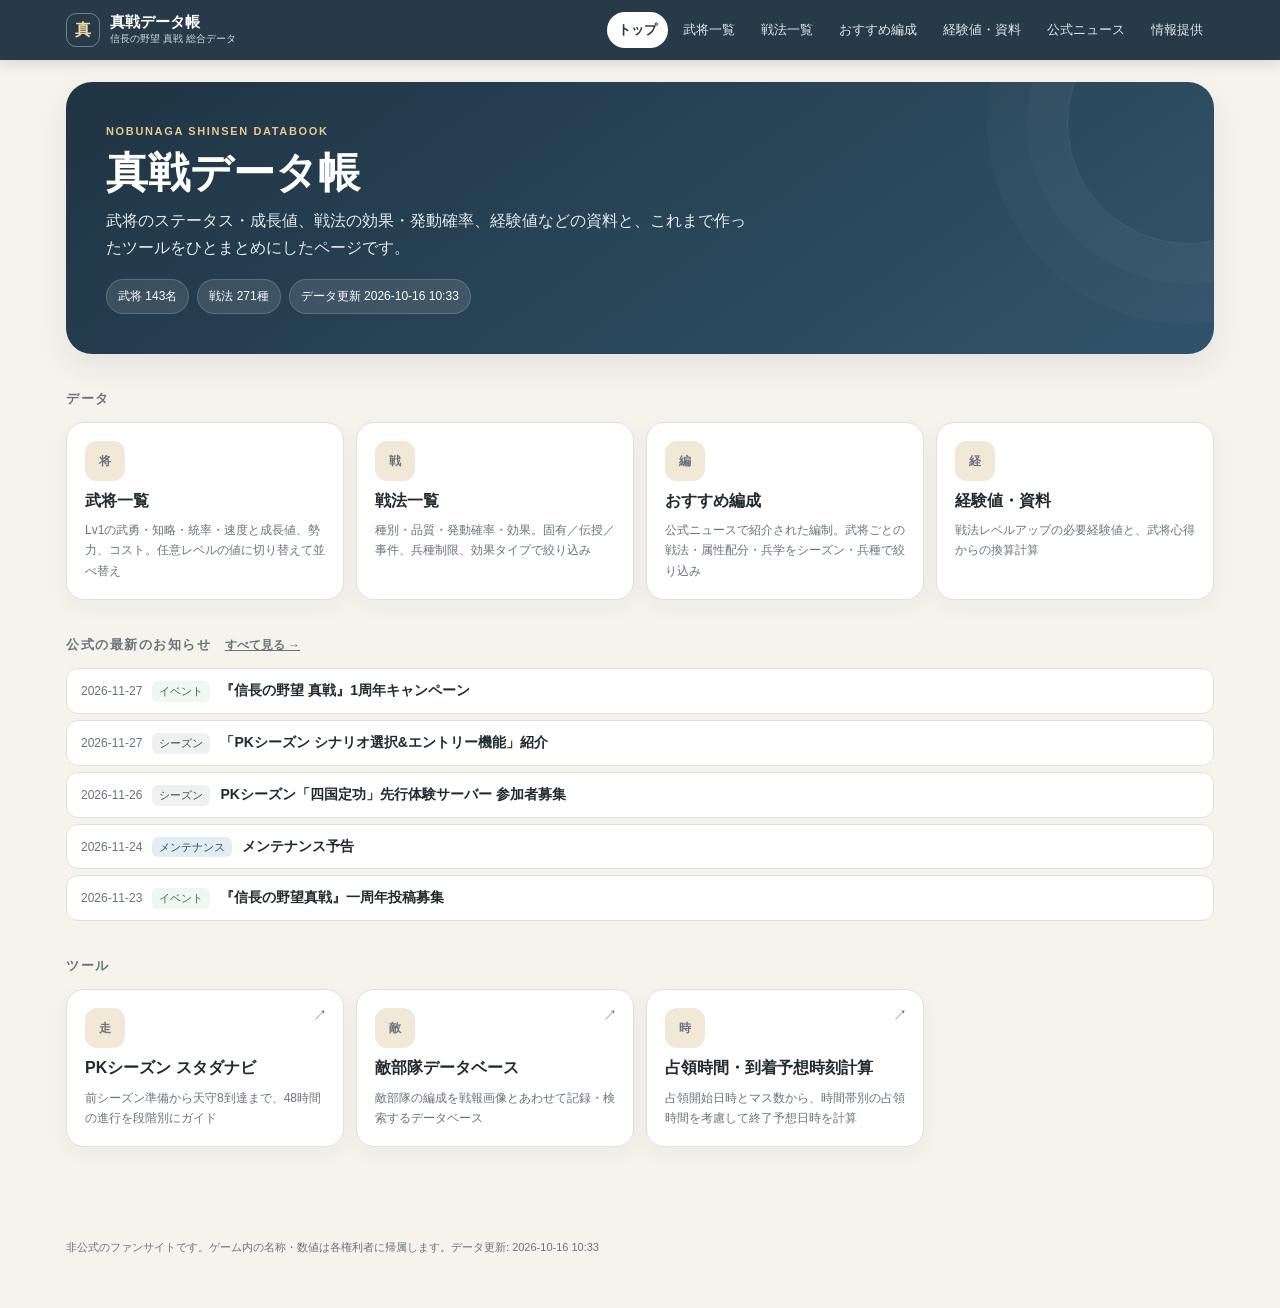
<file: index.html>
<!DOCTYPE html>
<html lang="ja">
<head>
<meta charset="utf-8">
<meta name="viewport" content="width=device-width, initial-scale=1, viewport-fit=cover">
<meta name="robots" content="noindex, nofollow">
<meta name="theme-color" content="#1f3443">
<title>真戦データ帳</title>
<meta name="description" content="信長の野望 真戦の武将・戦法データと、攻略ツールへのリンクをまとめた総合ページ。">
<link rel="icon" href="data:image/svg+xml,%3Csvg xmlns=%27http://www.w3.org/2000/svg%27 viewBox=%270 0 64 64%27%3E%3Crect width=%2764%27 height=%2764%27 rx=%2714%27 fill=%27%231f3443%27/%3E%3Ctext x=%2732%27 y=%2745%27 font-size=%2736%27 text-anchor=%27middle%27 fill=%27%23f2d9a8%27 font-weight=%27900%27%3E%E7%9C%9F%3C/text%3E%3C/svg%3E">
<link rel="stylesheet" href="assets/site.css">
</head>
<body>
<main class="wrap">
  <section class="hero">
    <div class="eyebrow">NOBUNAGA SHINSEN DATABOOK</div>
    <h1>真戦データ帳</h1>
    <p>武将のステータス・成長値、戦法の効果・発動確率、経験値などの資料と、これまで作ったツールをひとまとめにしたページです。</p>
    <div class="hero-stats" id="hero-stats"></div>
  </section>

  <h2 class="section-title">データ</h2>
  <div class="tiles">
    <a class="tile" href="generals.html">
      <span class="tile-icon">将</span>
      <strong>武将一覧</strong>
      <span>Lv1の武勇・知略・統率・速度と成長値、勢力、コスト。任意レベルの値に切り替えて並べ替え</span>
    </a>
    <a class="tile" href="tactics.html">
      <span class="tile-icon">戦</span>
      <strong>戦法一覧</strong>
      <span>種別・品質・発動確率・効果。固有／伝授／事件、兵種制限、効果タイプで絞り込み</span>
    </a>
    <a class="tile" href="formations.html">
      <span class="tile-icon">編</span>
      <strong>おすすめ編成</strong>
      <span>公式ニュースで紹介された編制。武将ごとの戦法・属性配分・兵学をシーズン・兵種で絞り込み</span>
    </a>
    <a class="tile" href="exp.html">
      <span class="tile-icon">経</span>
      <strong>経験値・資料</strong>
      <span>戦法レベルアップの必要経験値と、武将心得からの換算計算</span>
    </a>
  </div>

  <h2 class="section-title">公式の最新のお知らせ <a href="news.html" class="small" style="letter-spacing:0;font-weight:700;margin-left:8px">すべて見る →</a></h2>
  <div class="home-news" id="home-news"></div>

  <h2 class="section-title">ツール</h2>
  <div class="tiles" id="tools"></div>
</main>

<script type="module">
import { TOOLS, esc, loadJSON } from "./assets/site.js";

document.getElementById("tools").innerHTML = TOOLS.map((t) => `
  <a class="tile ext" href="${t.url}" target="_blank" rel="noopener">
    <span class="tile-icon">${esc(t.icon)}</span>
    <strong>${esc(t.title)}</strong>
    <span>${esc(t.desc)}</span>
  </a>`).join("");

loadJSON("news.json").then((list) => {
  document.getElementById("home-news").innerHTML = list.filter((n) => n.category !== "サーバー予定").slice(0, 5).map((n) => `
    <a href="news.html#${n.id}"><span class="news-date">${esc(n.date)}</span><span class="tag news-cat" data-c="${esc(n.category)}">${esc(n.category)}</span><span class="news-title">${esc(n.title)}</span></a>`).join("");
}).catch(() => {});

loadJSON("meta.json").then((m) => {
  document.getElementById("hero-stats").innerHTML = [
    `武将 ${m.heroCount}名`,
    `戦法 ${m.skillCount}種`,
    `データ更新 ${m.generatedAt}`,
  ].map((s) => `<span>${esc(s)}</span>`).join("");
}).catch(() => {});
</script>
</body>
</html>
</file>
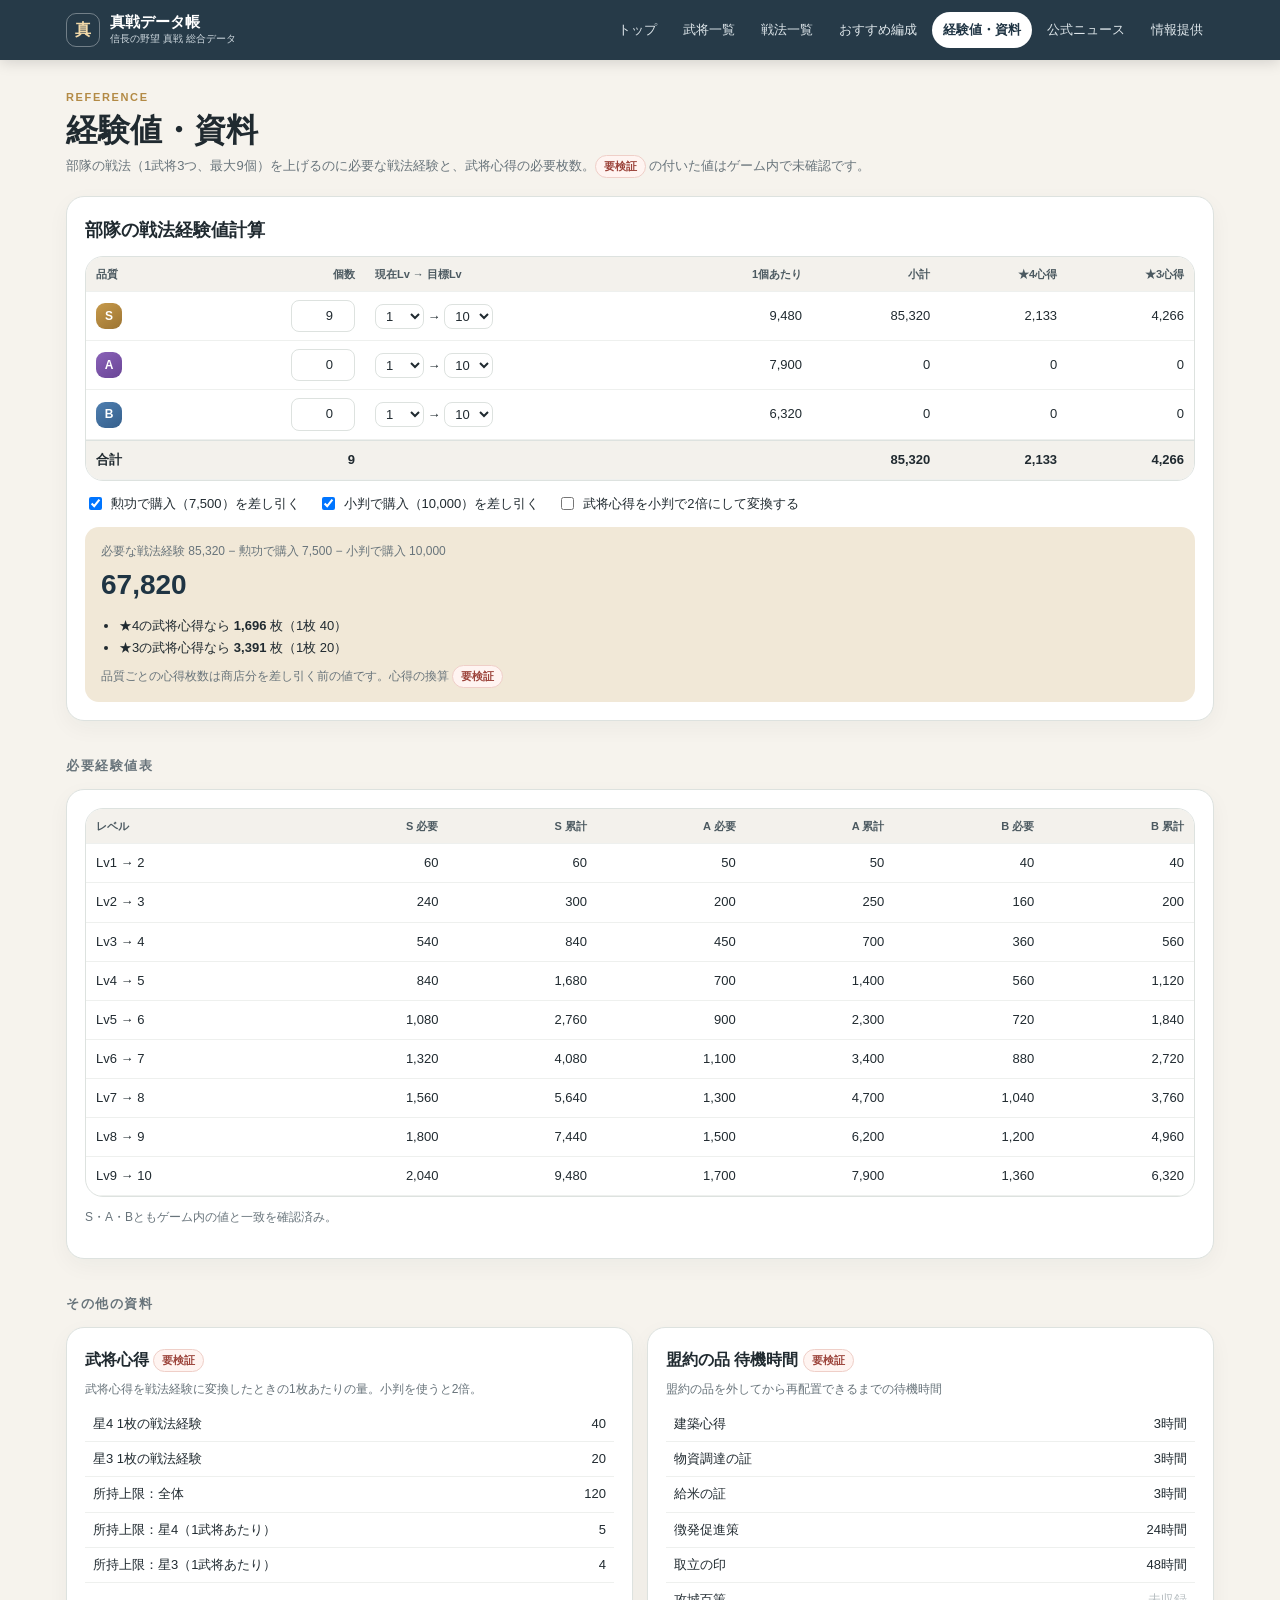
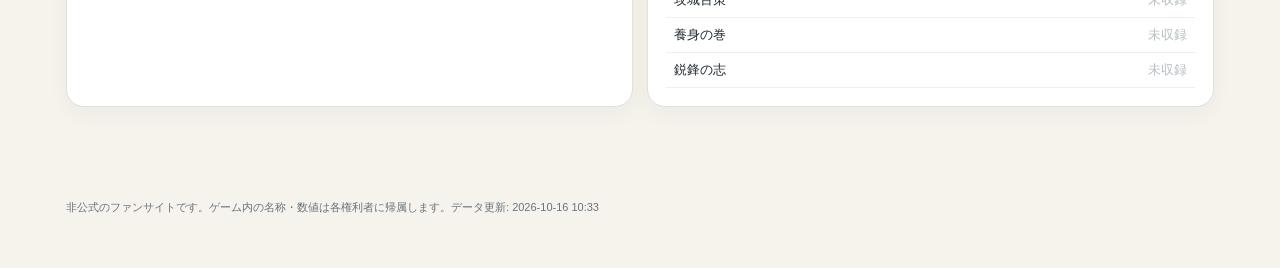
<file: exp.html>
<!DOCTYPE html>
<html lang="ja">
<head>
<meta charset="utf-8">
<meta name="viewport" content="width=device-width, initial-scale=1, viewport-fit=cover">
<meta name="robots" content="noindex, nofollow">
<meta name="theme-color" content="#1f3443">
<title>経験値・資料 | 真戦データ帳</title>
<link rel="icon" href="data:image/svg+xml,%3Csvg xmlns=%27http://www.w3.org/2000/svg%27 viewBox=%270 0 64 64%27%3E%3Crect width=%2764%27 height=%2764%27 rx=%2714%27 fill=%27%231f3443%27/%3E%3Ctext x=%2732%27 y=%2745%27 font-size=%2736%27 text-anchor=%27middle%27 fill=%27%23f2d9a8%27 font-weight=%27900%27%3E%E7%9C%9F%3C/text%3E%3C/svg%3E">
<link rel="stylesheet" href="assets/site.css">
</head>
<body>
<main class="wrap">
  <div class="page-head">
    <div class="eyebrow">REFERENCE</div>
    <h1>経験値・資料</h1>
    <p>部隊の戦法（1武将3つ、最大9個）を上げるのに必要な戦法経験と、武将心得の必要枚数。<span class="badge-warn">要検証</span> の付いた値はゲーム内で未確認です。</p>
  </div>

  <section class="card">
    <h2 style="margin:0 0 10px;font-size:18px">部隊の戦法経験値計算</h2>
    <div class="table-wrap" style="max-height:none">
      <table class="data calc-table" id="calc">
        <thead><tr>
          <th>品質</th><th class="num">個数</th><th>現在Lv → 目標Lv</th>
          <th class="num">1個あたり</th><th class="num">小計</th><th class="num">★4心得</th><th class="num">★3心得</th>
        </tr></thead>
        <tbody></tbody>
        <tfoot></tfoot>
      </table>
    </div>
    <p class="note" id="count-warn" hidden></p>
    <div class="calc-opts">
      <div id="shop"></div>
      <label class="toggle"><input type="checkbox" id="koban"> 武将心得を小判で2倍にして変換する</label>
    </div>
    <div class="result" id="result"></div>
  </section>

  <h2 class="section-title">必要経験値表 <span id="exp-badge"></span></h2>
  <section class="card">
    <div class="table-wrap" style="max-height:none">
      <table class="data" id="exp-table"><thead></thead><tbody></tbody></table>
    </div>
    <p class="note" id="exp-note"></p>
  </section>

  <h2 class="section-title">その他の資料</h2>
  <div class="grid2" id="others"></div>
</main>

<script type="module">
import { $, esc, loadJSON } from "./assets/site.js";

const ref = await loadJSON("reference.json");
const GRADES = Object.keys(ref.tacticExp).filter((g) => ref.tacticExp[g].toNext.length);
const MAX = ref.maxTactics;
const per = ref.kokoroe.expPerCard; // { 星4: 40, 星3: 20 }
const badge = (v) => (v ? "" : ' <span class="badge-warn">要検証</span>');
const n = (v) => v.toLocaleString();
const expBetween = (g, from, to) => ref.tacticExp[g].toNext.slice(from - 1, Math.max(from - 1, to - 1)).reduce((a, b) => a + b, 0);
const lvOpts = (value) => Array.from({ length: 10 }, (_, i) => `<option ${i + 1 === value ? "selected" : ""}>${i + 1}</option>`).join("");

// ---- 入力行（品質ごと）
const DEFAULT_COUNT = { S: MAX, A: 0, B: 0 };
$("#calc tbody").innerHTML = GRADES.map((g) => `
  <tr data-g="${g}">
    <td><span class="grade" data-g="${g}">${g}</span></td>
    <td class="num"><input type="number" class="cnt" min="0" max="${MAX}" value="${DEFAULT_COUNT[g] ?? 0}"></td>
    <td><select class="from">${lvOpts(1)}</select> → <select class="to">${lvOpts(10)}</select></td>
    <td class="num one"></td><td class="num sub"></td><td class="num k4"></td><td class="num k3"></td>
  </tr>`).join("");

$("#shop").innerHTML = ref.shop.items.map((it, i) => `
  <label class="toggle"><input type="checkbox" class="shop" data-i="${i}" ${it.default ? "checked" : ""}> ${esc(it.label)}（${n(it.exp)}）を差し引く</label>`).join("");

function calc() {
  const mul = $("#koban").checked ? 2 : 1;
  const cards = (exp, k) => Math.ceil(exp / (per[k] * mul));
  let total = 0, count = 0;
  for (const tr of $("#calc tbody").children) {
    const g = tr.dataset.g;
    const c = Math.max(0, Math.min(MAX, +tr.querySelector(".cnt").value || 0));
    const one = expBetween(g, +tr.querySelector(".from").value, +tr.querySelector(".to").value);
    const sub = one * c;
    total += sub;
    count += c;
    tr.querySelector(".one").textContent = n(one);
    tr.querySelector(".sub").textContent = n(sub);
    tr.querySelector(".k4").textContent = n(cards(sub, "星4"));
    tr.querySelector(".k3").textContent = n(cards(sub, "星3"));
  }
  $("#calc tfoot").innerHTML = `<tr><td><b>合計</b></td><td class="num"><b>${count}</b></td><td></td><td></td>
    <td class="num"><b>${n(total)}</b></td><td class="num"><b>${n(cards(total, "星4"))}</b></td><td class="num"><b>${n(cards(total, "星3"))}</b></td></tr>`;

  const warn = $("#count-warn");
  warn.hidden = count <= MAX;
  warn.innerHTML = `<span class="badge-warn">注意</span> 個数の合計が ${count} 個です（部隊の戦法は最大 ${MAX} 個）。`;

  const shop = [...document.querySelectorAll(".shop")].filter((x) => x.checked).map((x) => ref.shop.items[+x.dataset.i]);
  const shopExp = shop.reduce((a, it) => a + it.exp, 0);
  const rest = Math.max(0, total - shopExp);
  $("#result").innerHTML = `
    <div class="small muted">必要な戦法経験 ${n(total)}${shop.map((it) => ` − ${esc(it.label)} ${n(it.exp)}`).join("")}</div>
    <div class="big">${n(rest)}</div>
    <ul>
      <li>★4の武将心得なら <b>${n(cards(rest, "星4"))}</b> 枚（1枚 ${per["星4"] * mul}）</li>
      <li>★3の武将心得なら <b>${n(cards(rest, "星3"))}</b> 枚（1枚 ${per["星3"] * mul}）</li>
    </ul>
    ${total < shopExp ? `<p class="small muted" style="margin:6px 0 0">商店の分だけで足ります（${n(shopExp - total)} 余り）。</p>` : ""}
    <p class="small muted" style="margin:6px 0 0">品質ごとの心得枚数は商店分を差し引く前の値です。心得の換算${badge(ref.kokoroe.verified)}</p>`;
}
document.addEventListener("input", (e) => { if (e.target.closest("#calc, .calc-opts")) calc(); });
document.addEventListener("change", (e) => { if (e.target.closest("#calc, .calc-opts")) calc(); });
calc();

// ---- 必要経験値表（品質を横に並べる）
$("#exp-table thead").innerHTML = `<tr><th>レベル</th>${GRADES.map((g) => `<th class="num">${g} 必要</th><th class="num">${g} 累計</th>`).join("")}</tr>`;
const sums = Object.fromEntries(GRADES.map((g) => [g, 0]));
$("#exp-table tbody").innerHTML = ref.tacticExp.S.toNext.map((_, i) => `<tr><td>Lv${i + 1} → ${i + 2}</td>${GRADES.map((g) => {
  const v = ref.tacticExp[g].toNext[i];
  sums[g] += v;
  return `<td class="num">${n(v)}</td><td class="num">${n(sums[g])}</td>`;
}).join("")}</tr>`).join("");
$("#exp-badge").innerHTML = badge(GRADES.every((g) => ref.tacticExp[g].verified));
$("#exp-note").textContent = GRADES.every((g) => ref.tacticExp[g].verified) ? "S・A・Bともゲーム内の値と一致を確認済み。" : GRADES.map((g) => `${g}：${ref.tacticExp[g].note}`).join(" ");

// ---- その他の資料
const k = ref.kokoroe, c = ref.itemCooldown;
$("#others").innerHTML = `
  <section class="card">
    <h2 style="margin:0 0 6px;font-size:16px">武将心得${badge(k.verified)}</h2>
    <p class="small muted" style="margin:0 0 8px">${esc(k.note)}</p>
    <table class="mini"><tbody>
      ${Object.entries(k.expPerCard).map(([a, b]) => `<tr><td>${esc(a)} 1枚の戦法経験</td><td>${b}</td></tr>`).join("")}
      ${Object.entries(k.maxStack).map(([a, b]) => `<tr><td>所持上限：${esc(a)}</td><td>${b}</td></tr>`).join("")}
    </tbody></table>
  </section>
  <section class="card">
    <h2 style="margin:0 0 6px;font-size:16px">盟約の品 待機時間${badge(c.verified)}</h2>
    <p class="small muted" style="margin:0 0 8px">${esc(c.note)}</p>
    <table class="mini"><tbody>${c.rows.map(([a, b]) => `<tr><td>${esc(a)}</td><td>${b ? esc(b) : '<span class="na">未収録</span>'}</td></tr>`).join("")}</tbody></table>
  </section>`;
</script>
</body>
</html>
</file>
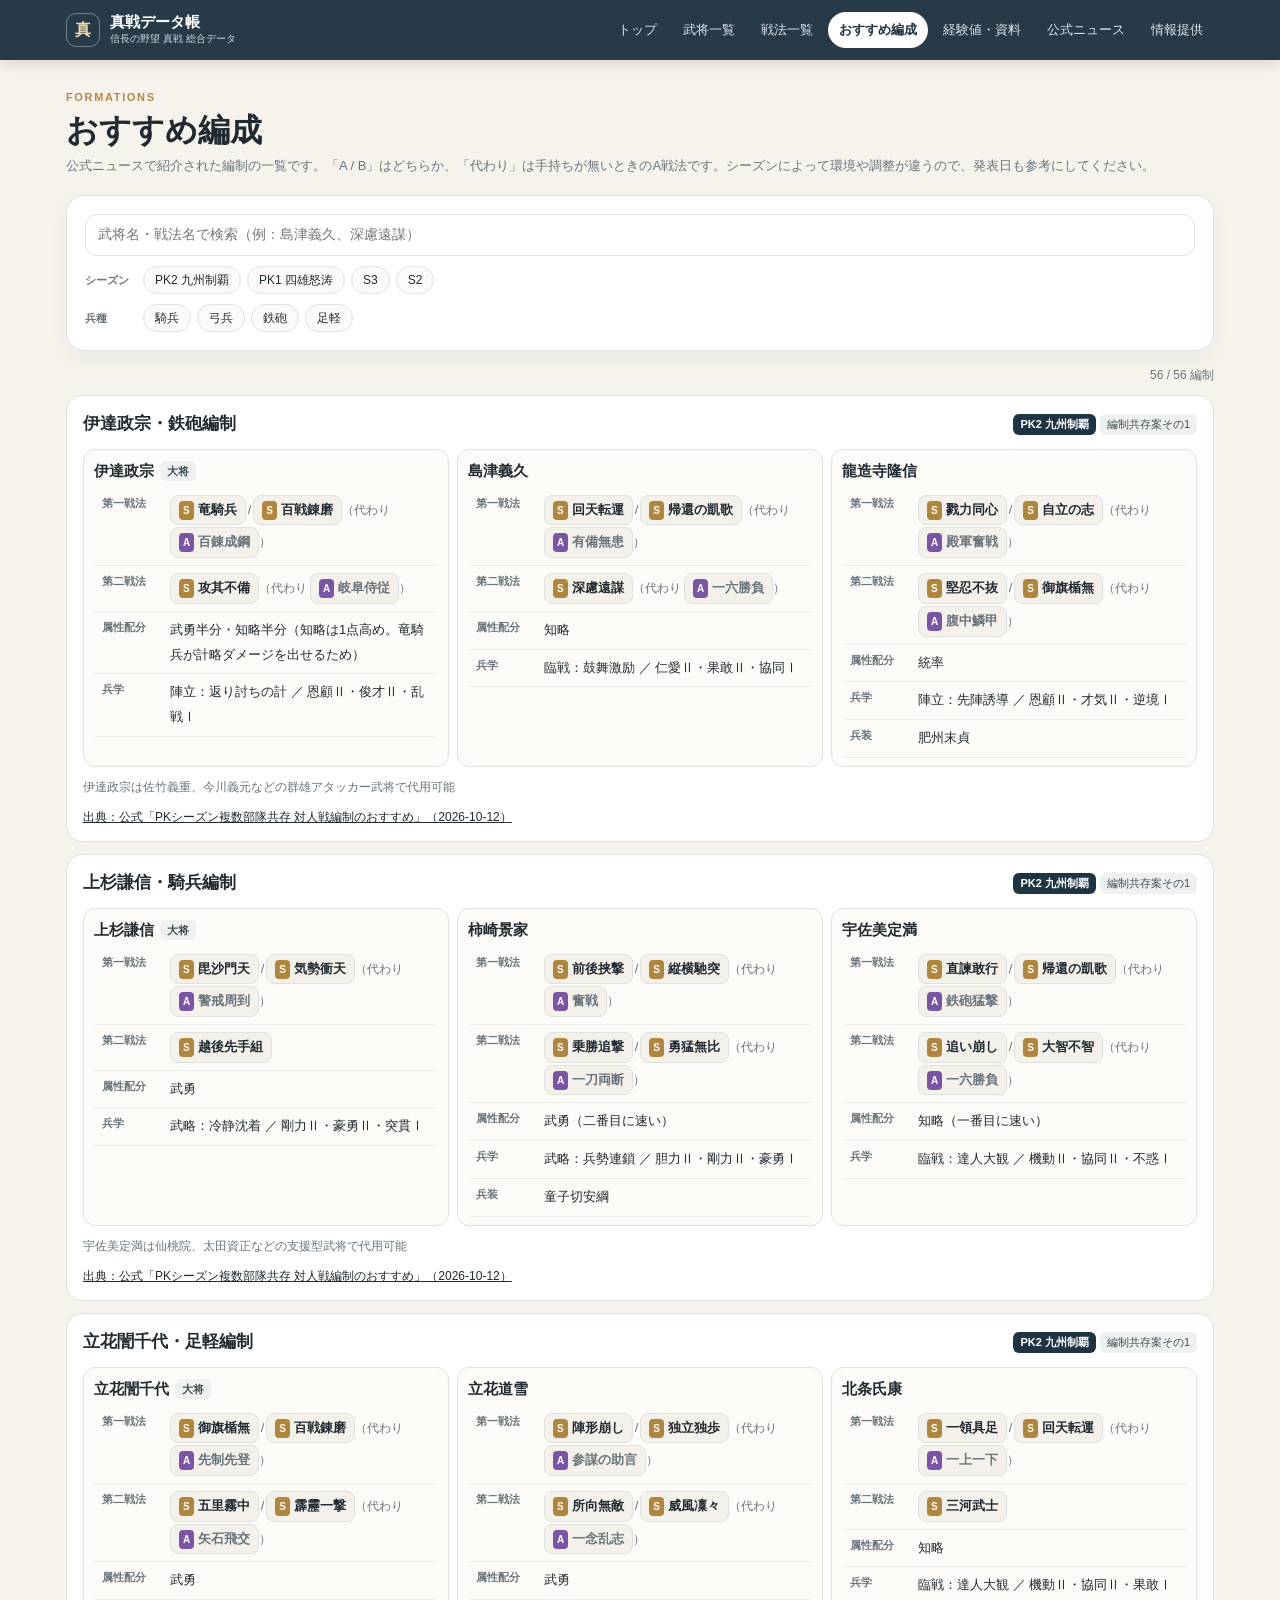
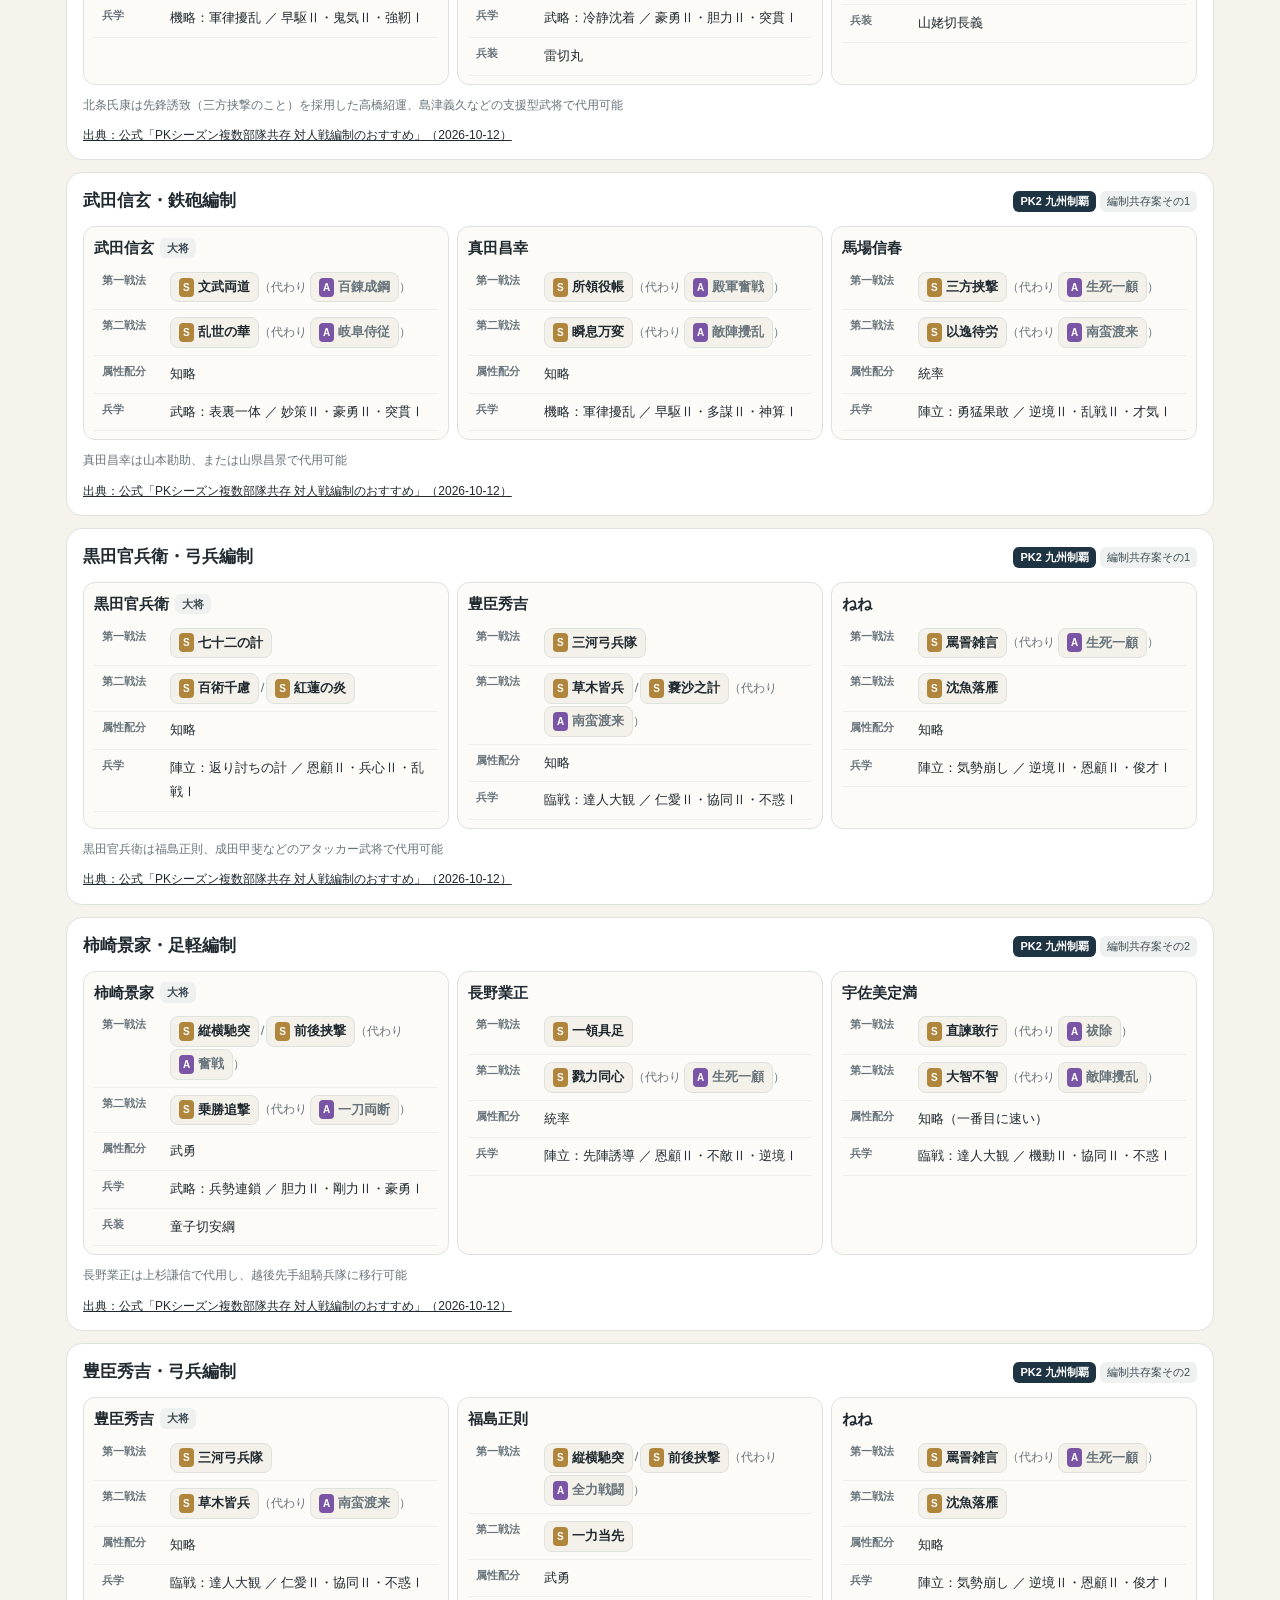
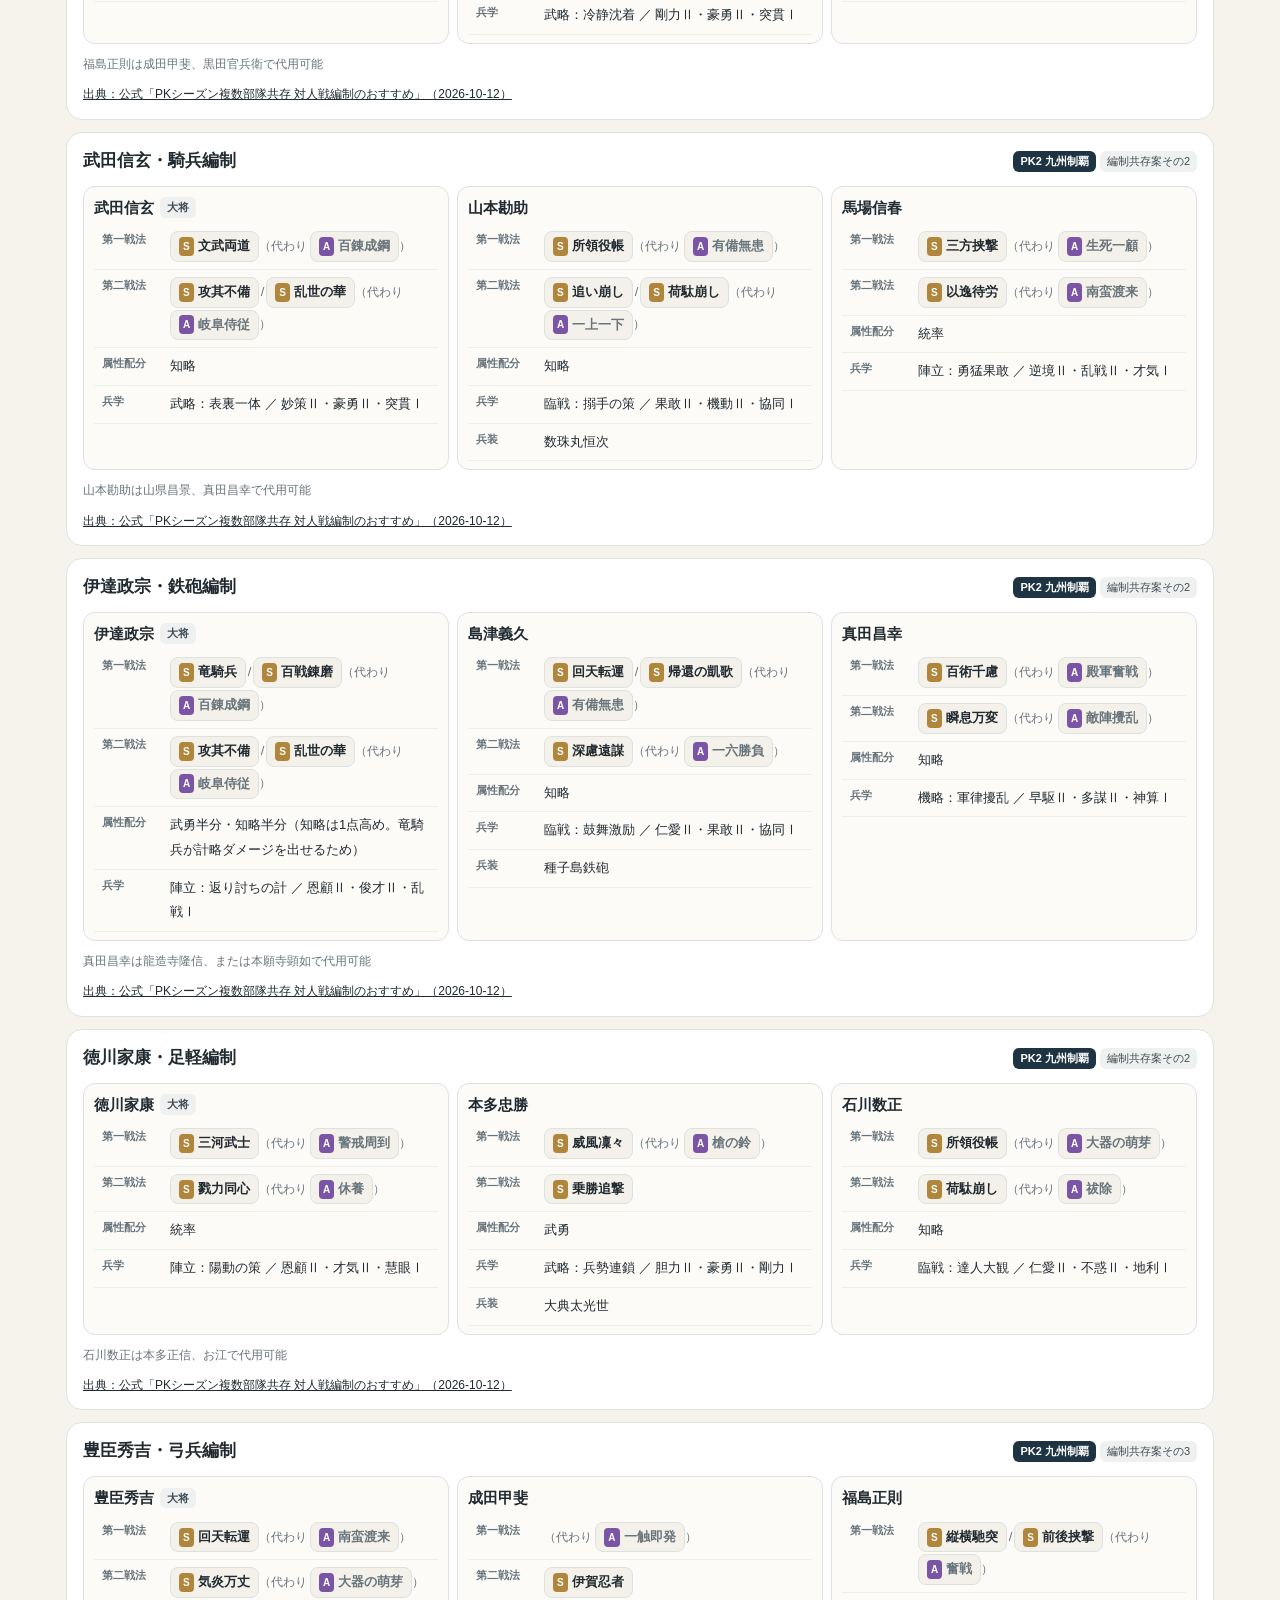
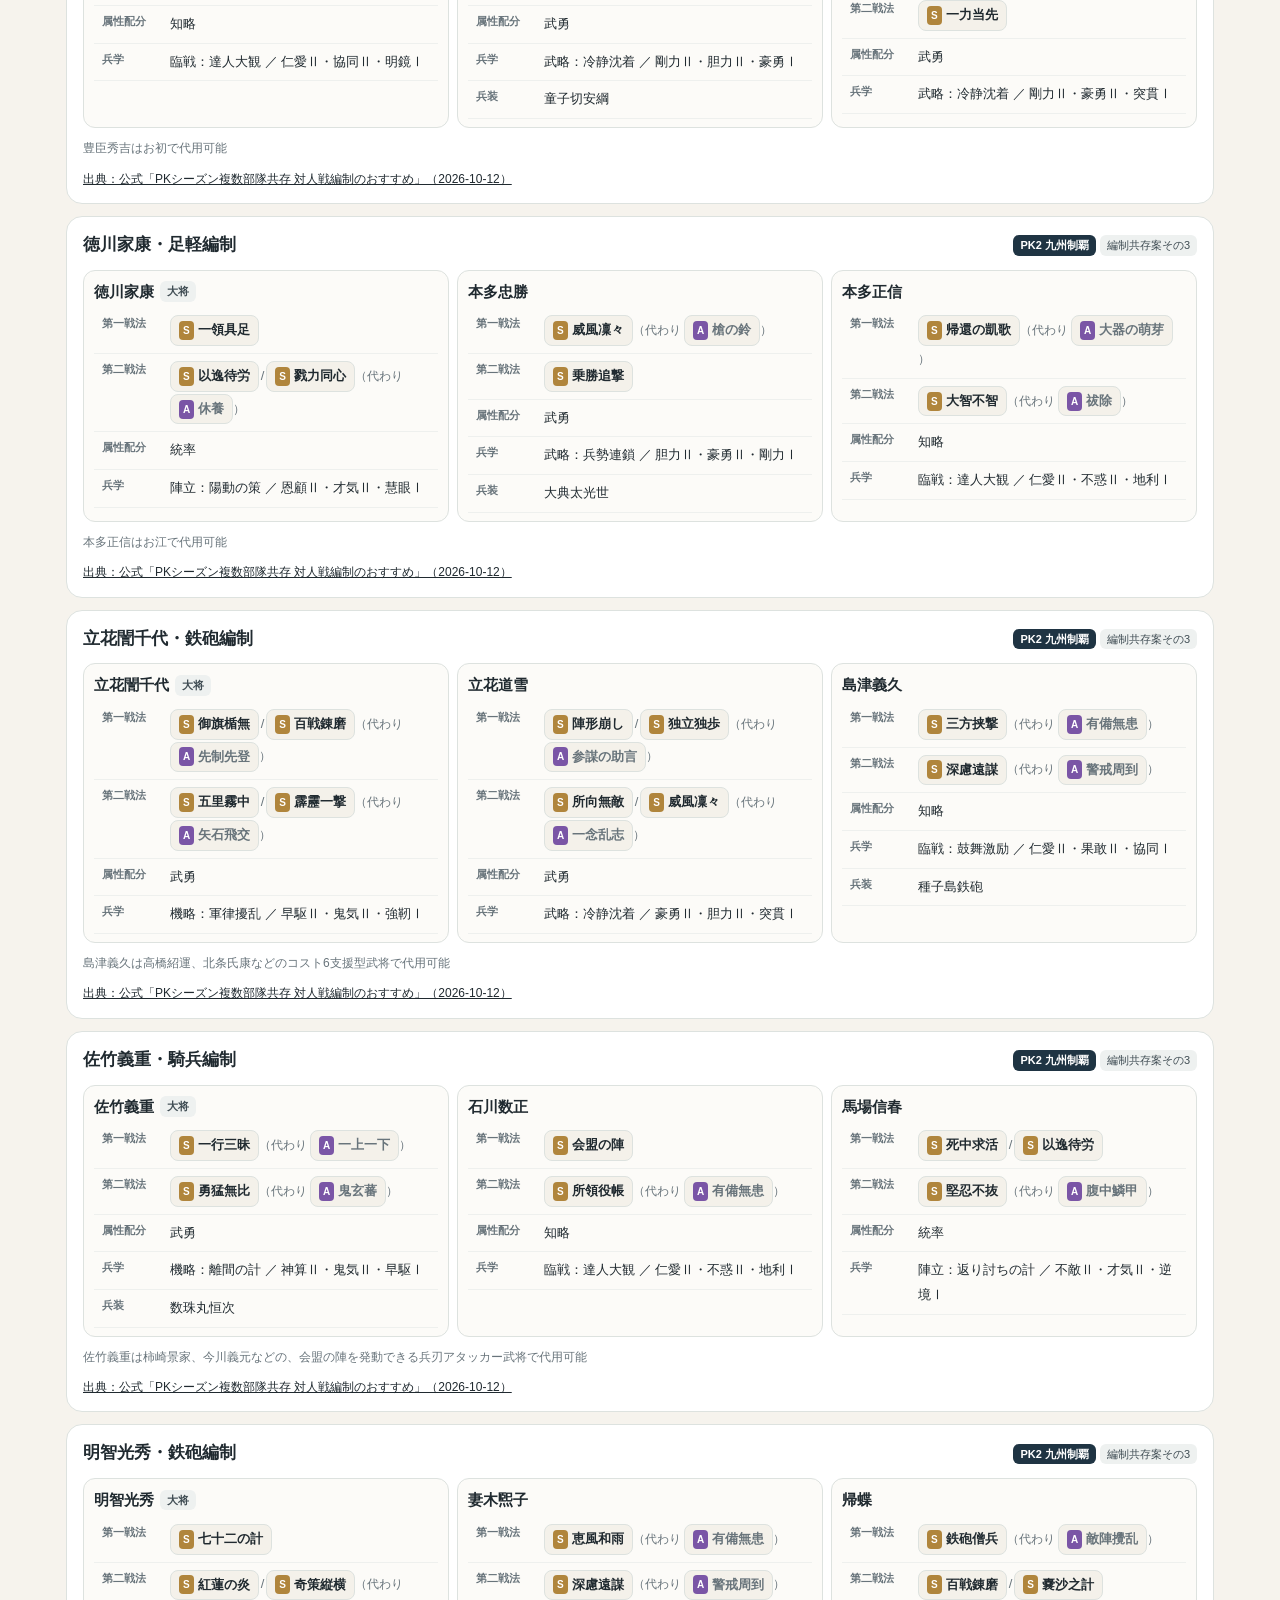
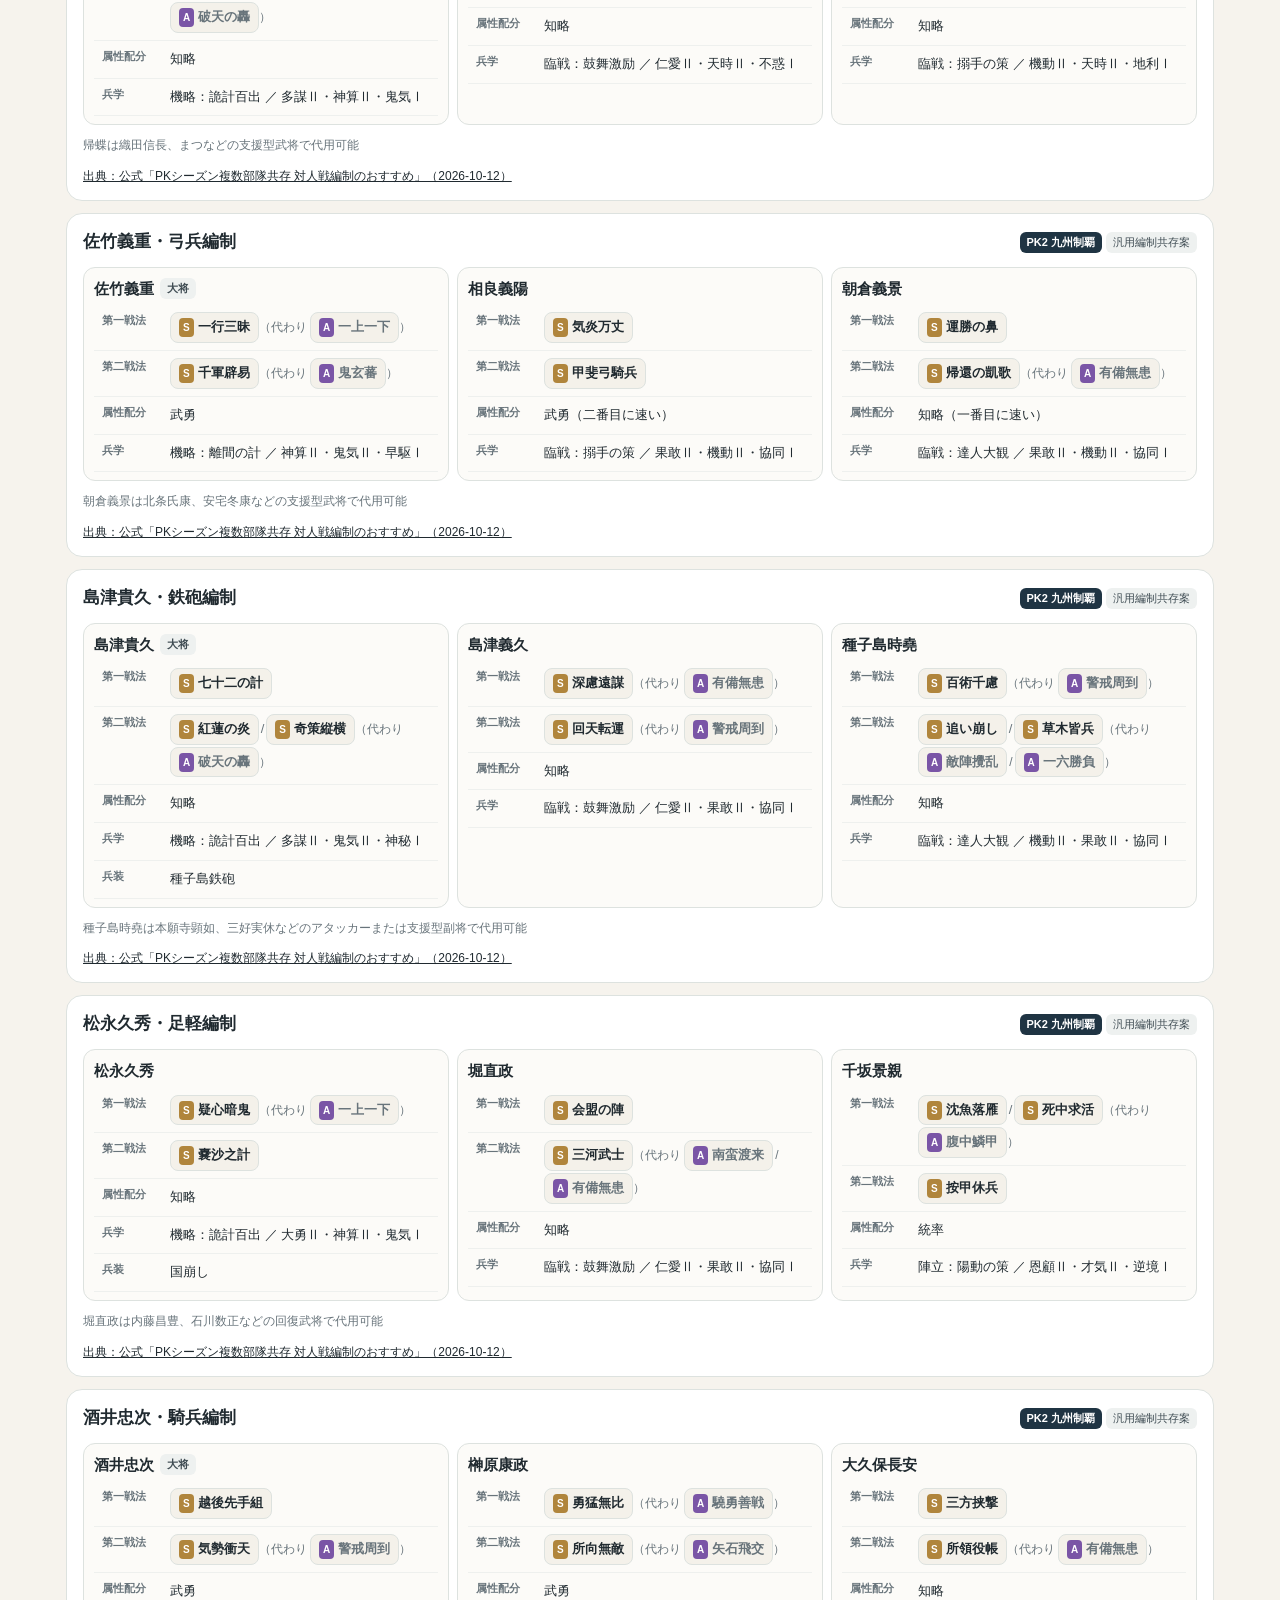
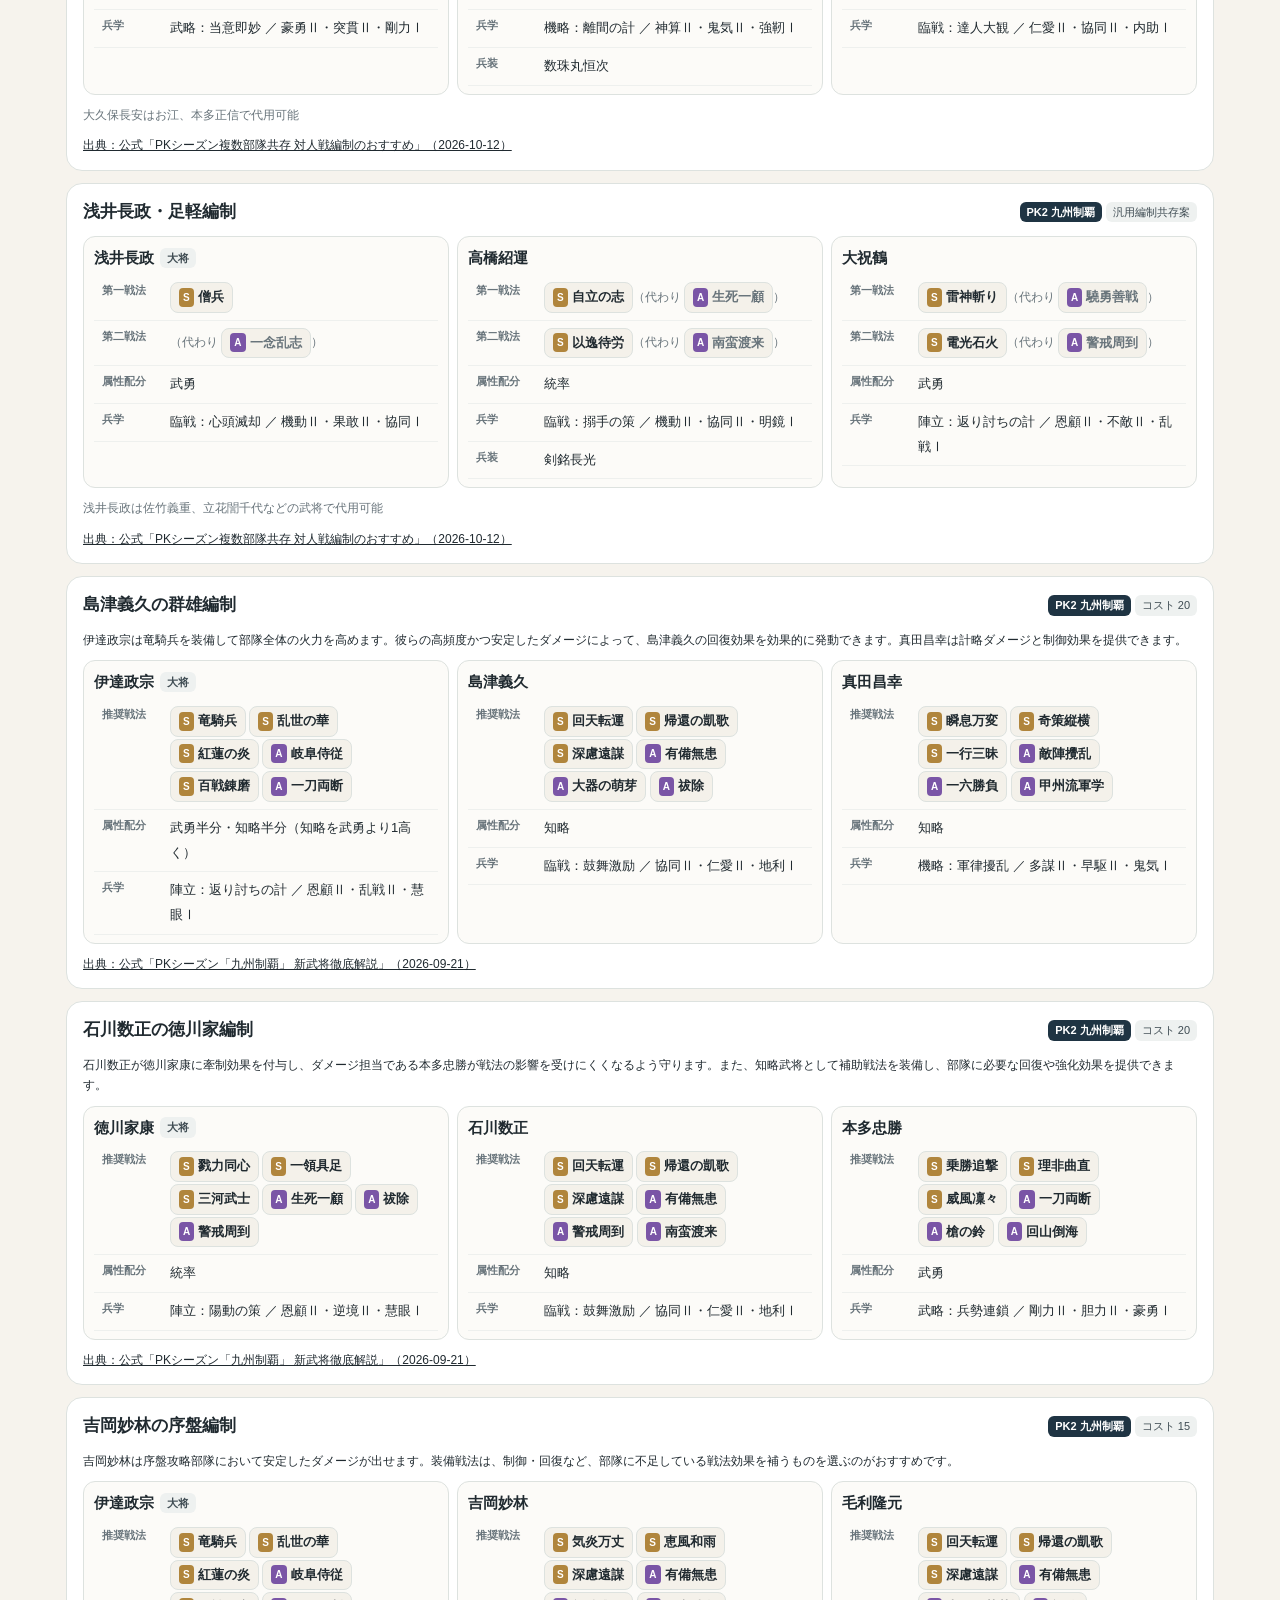
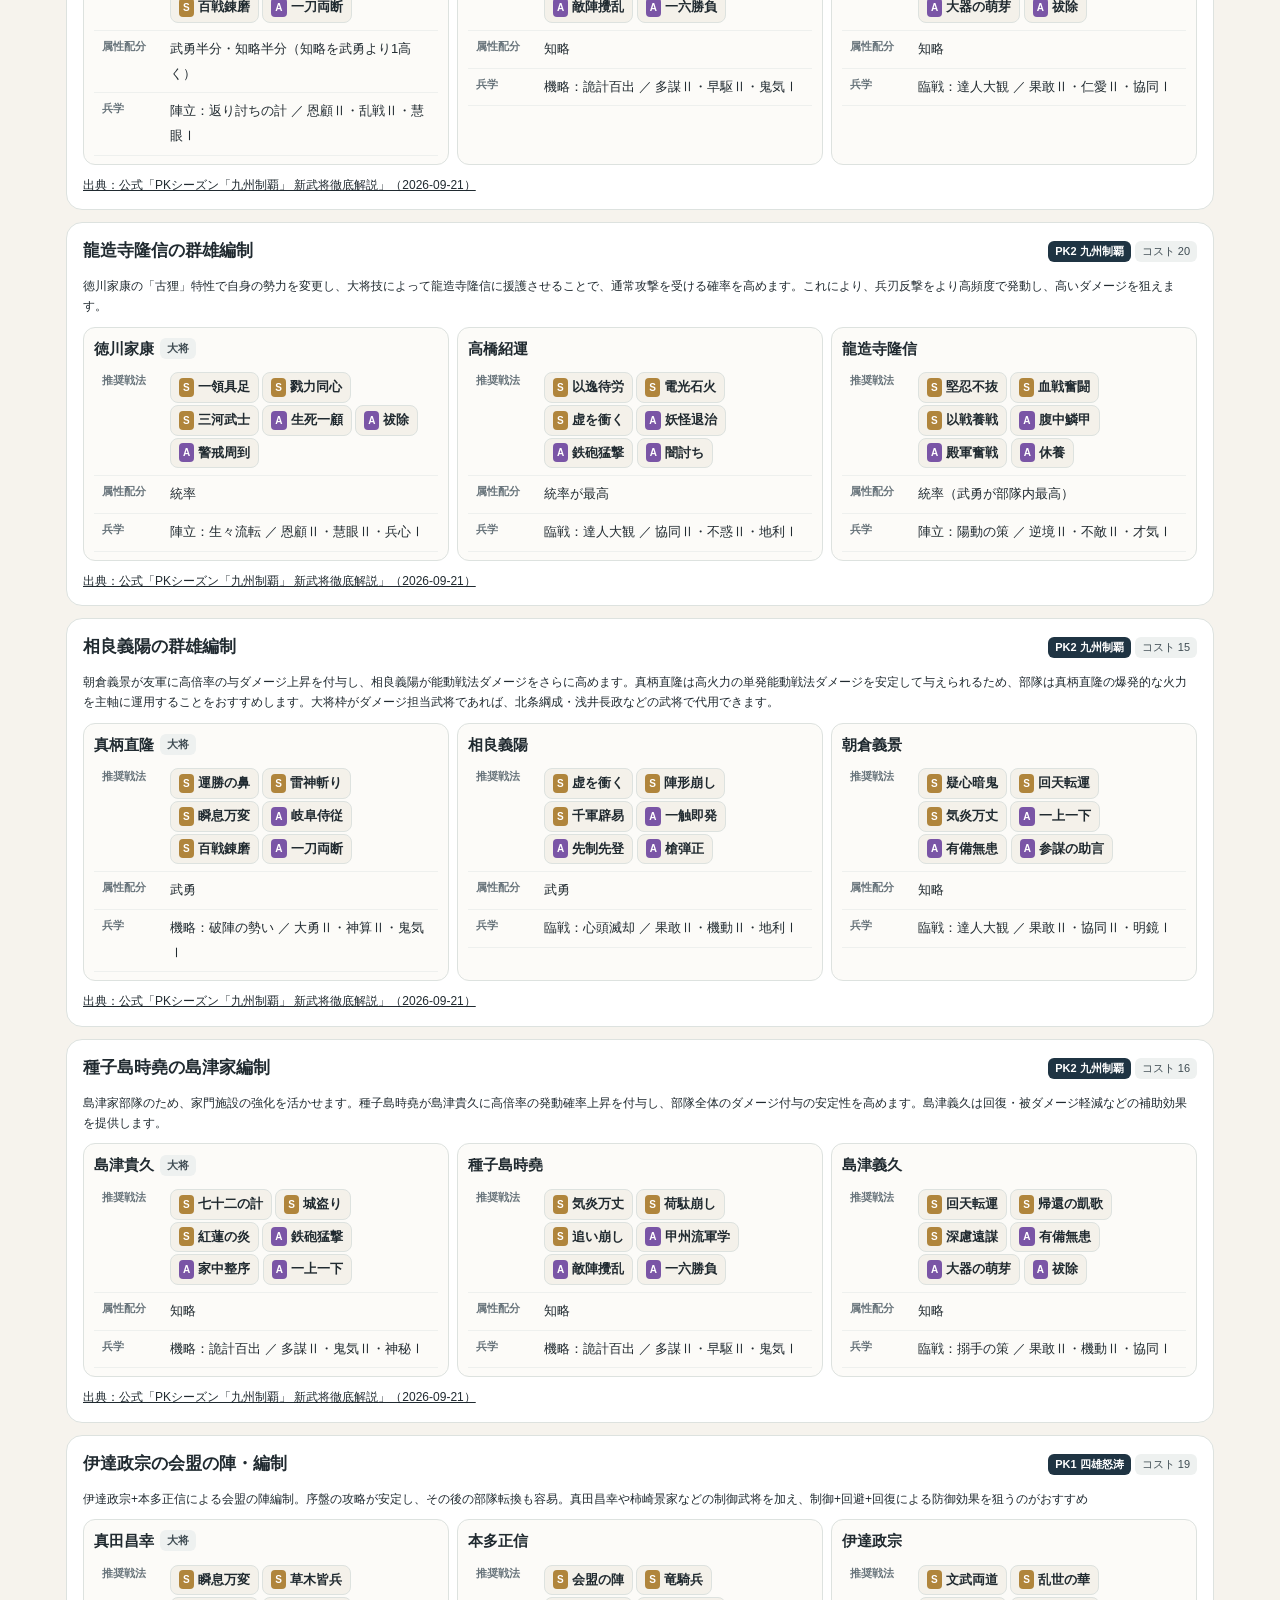
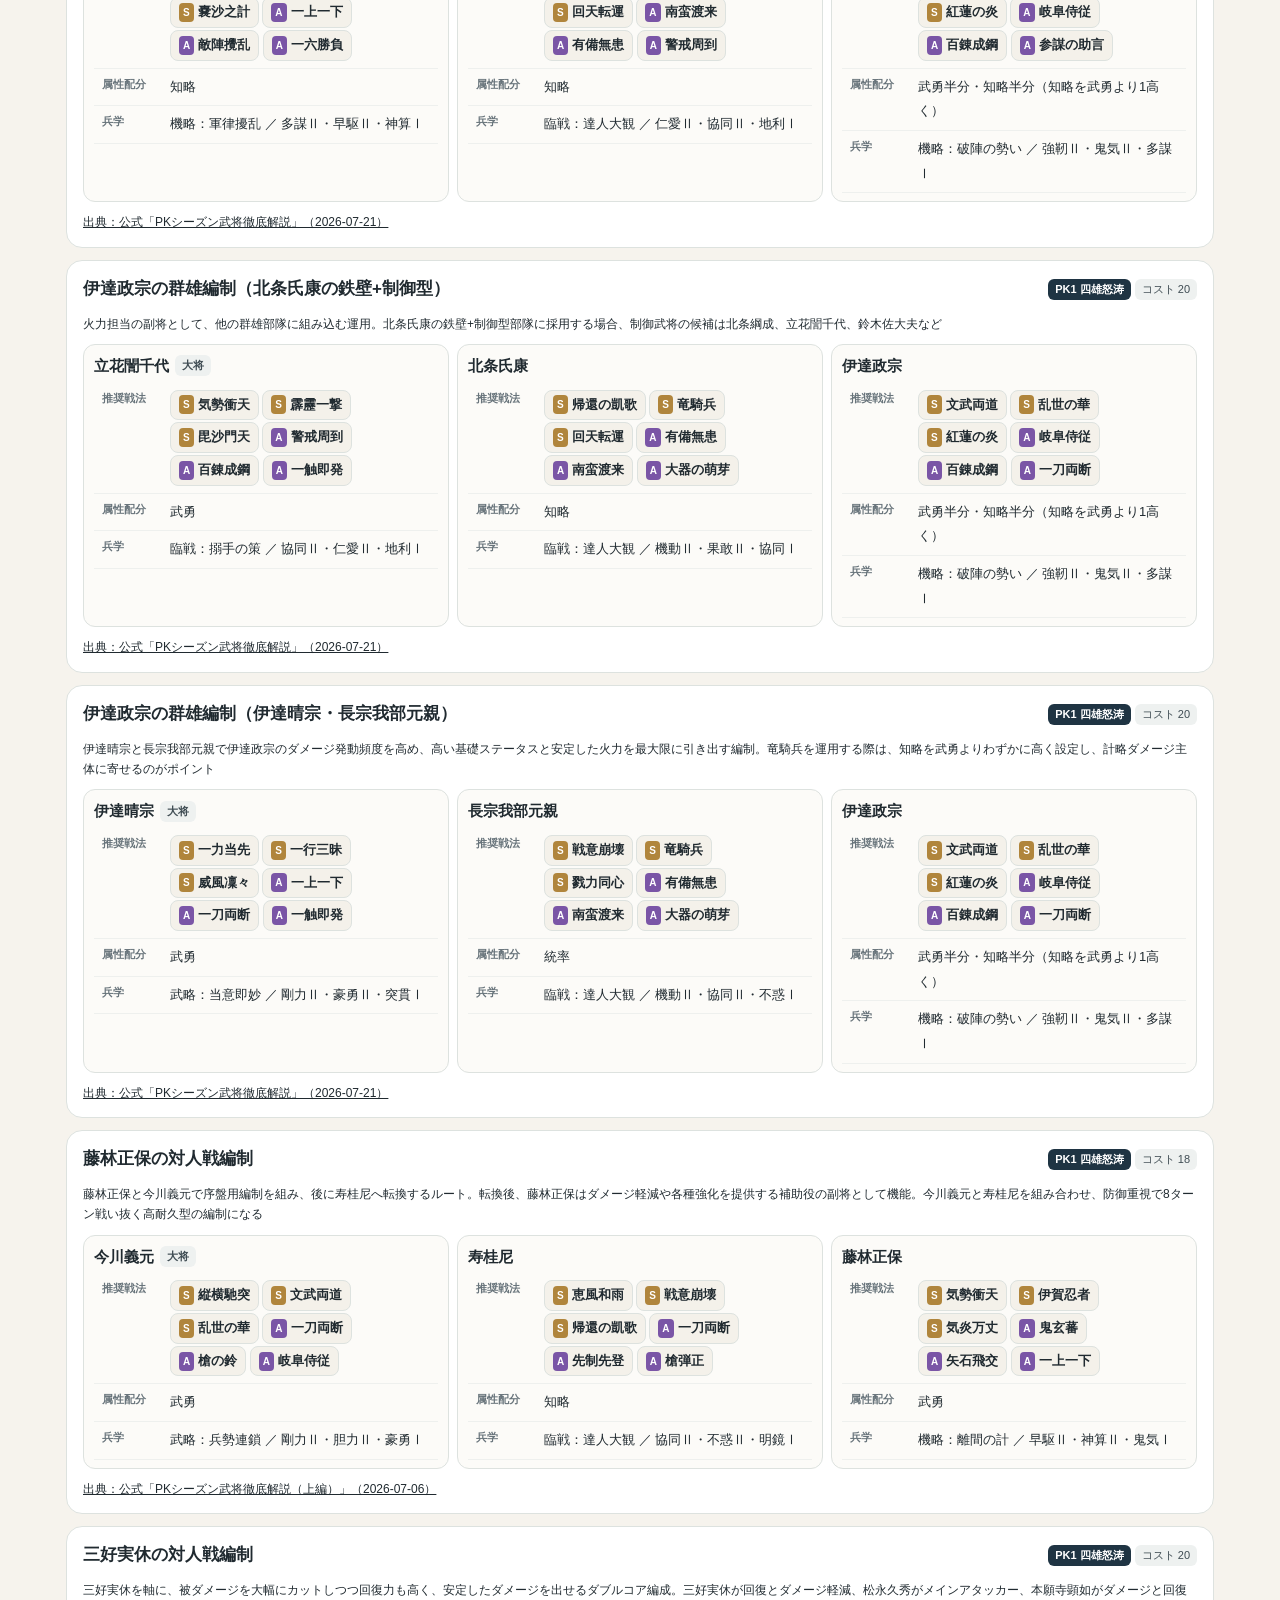
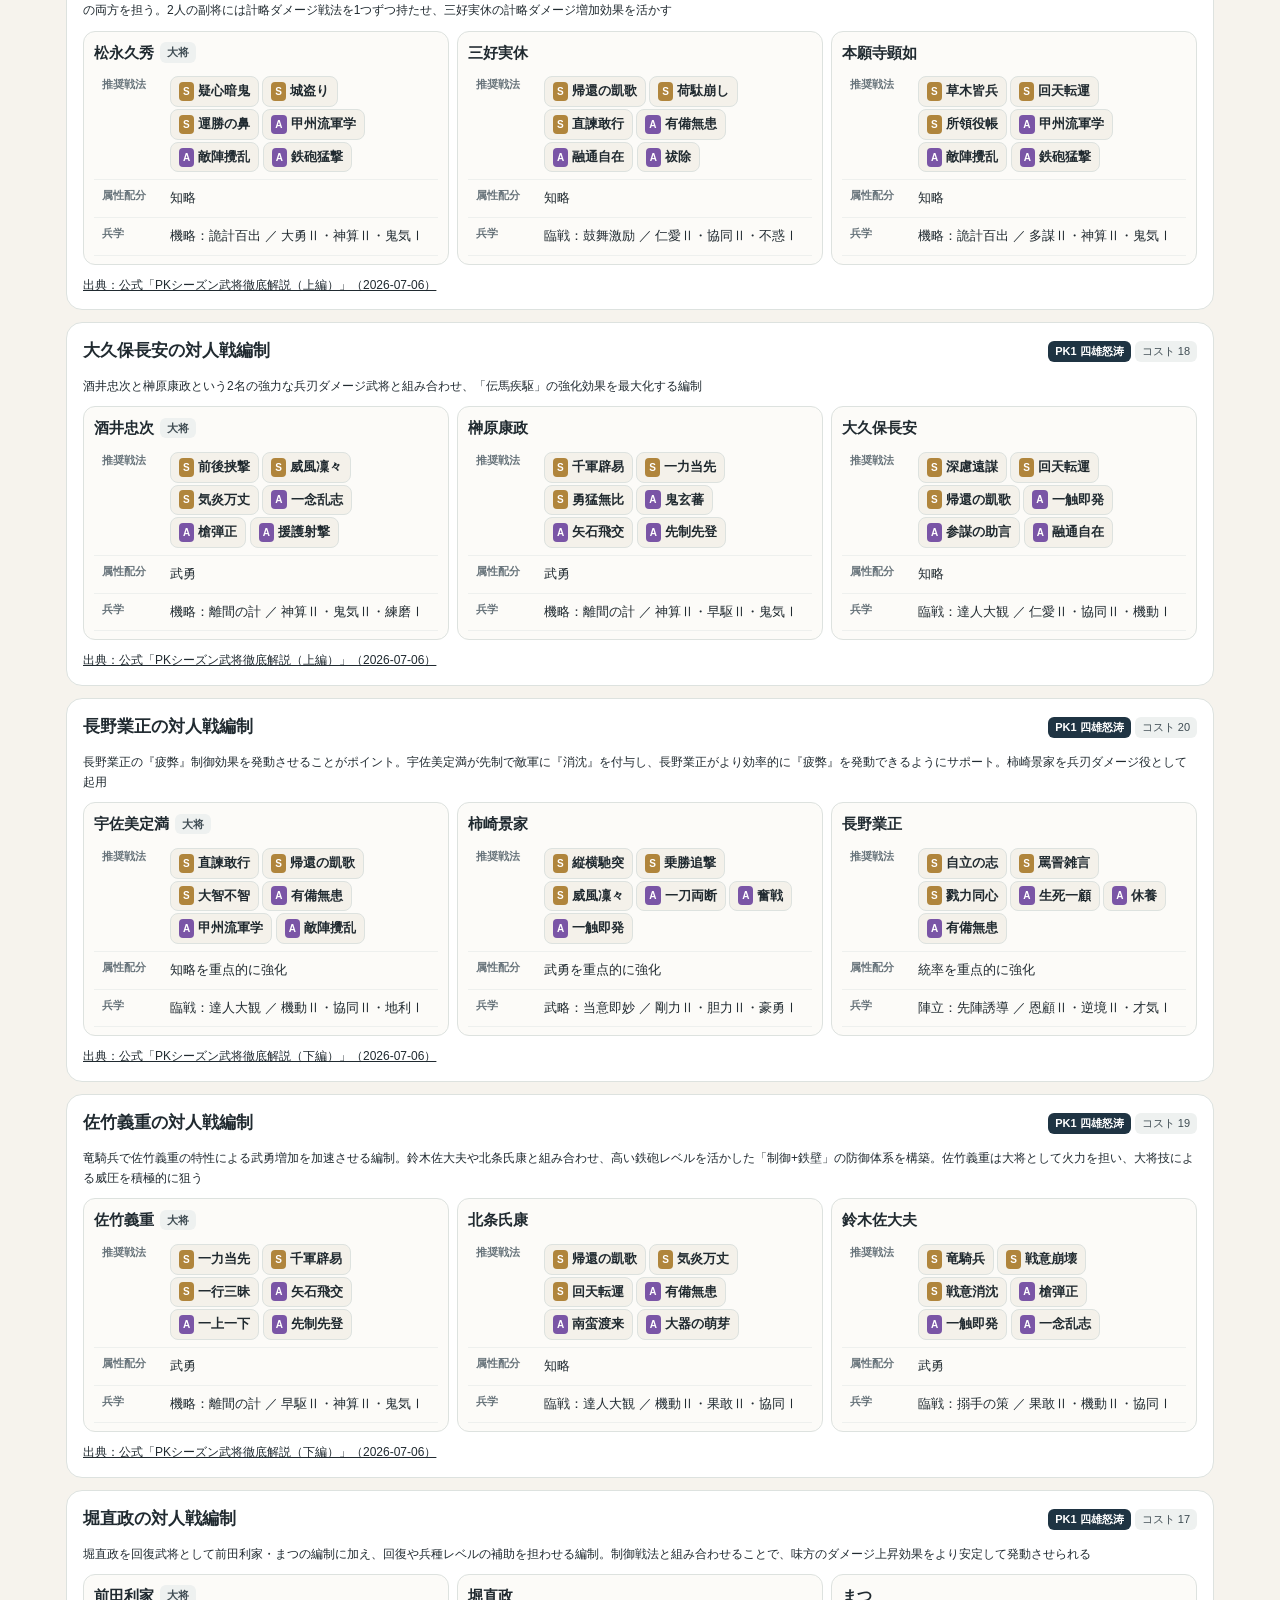
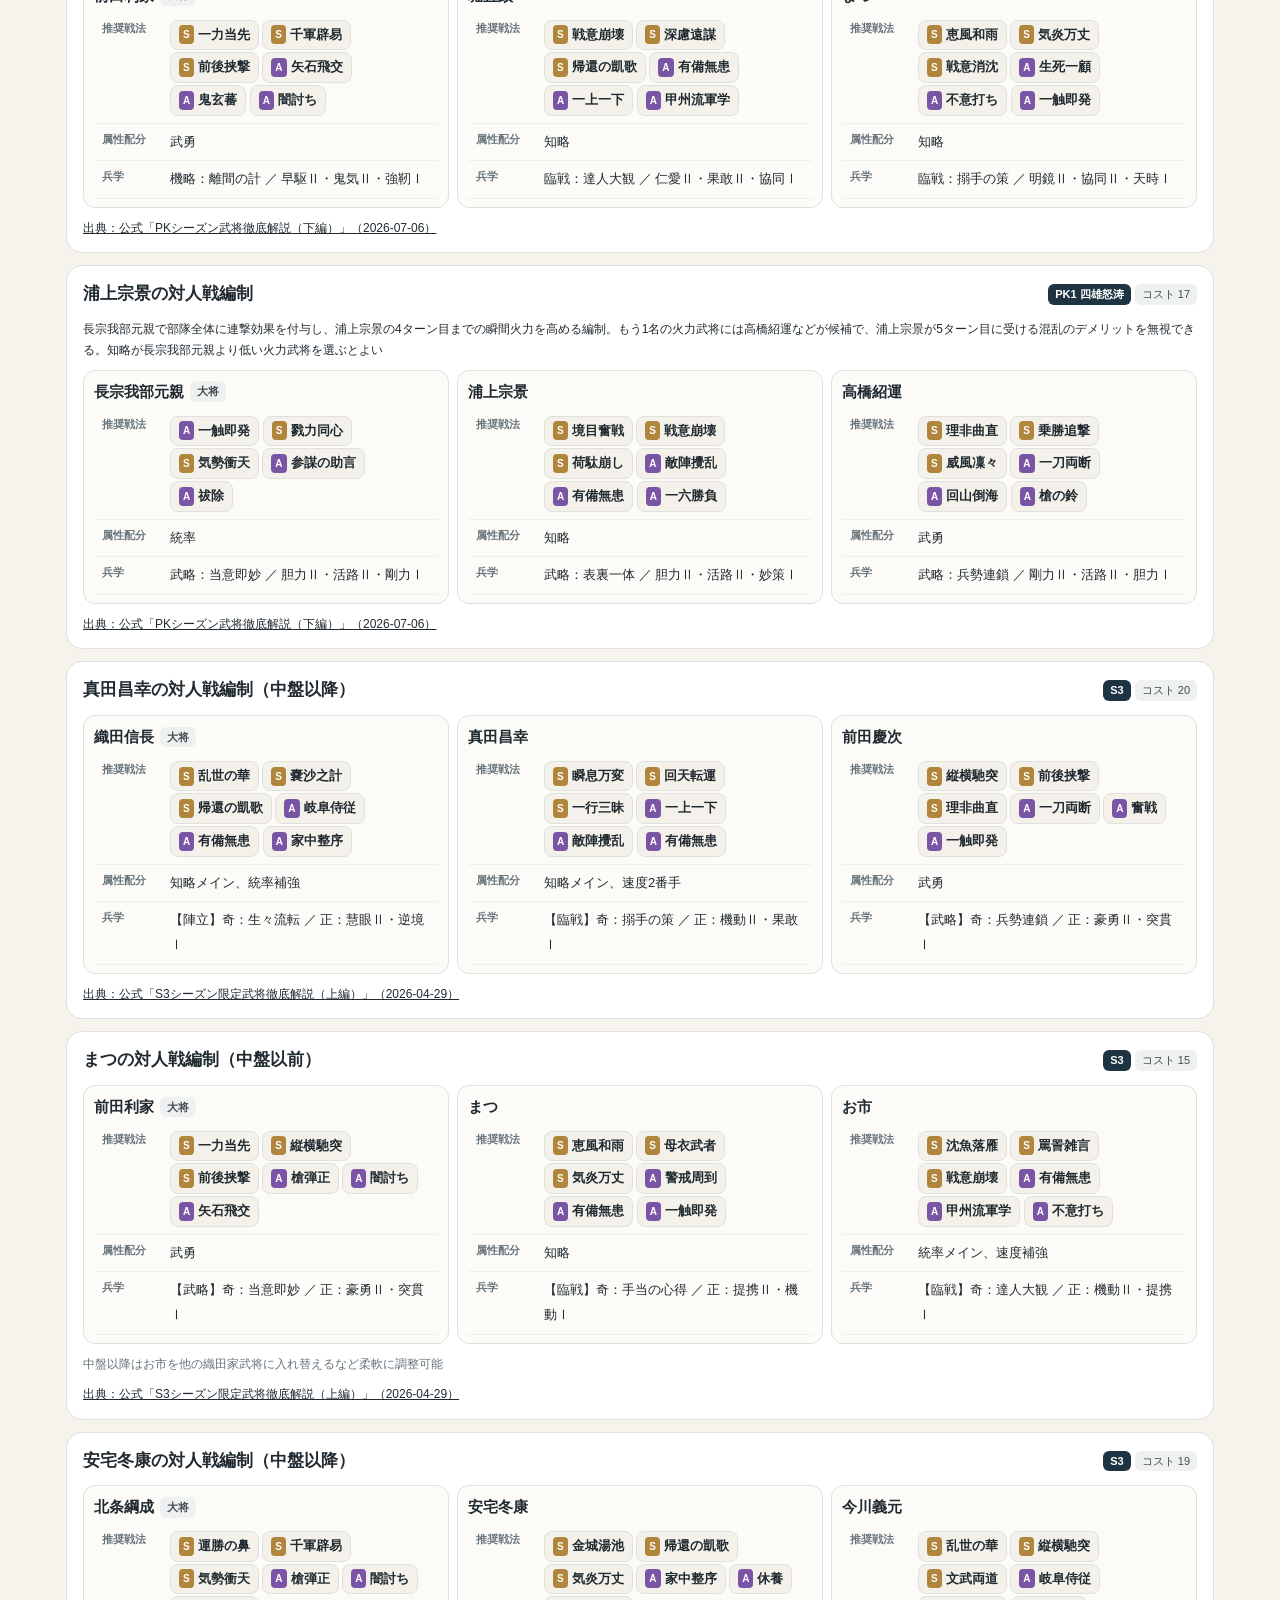
<file: formations.html>
<!DOCTYPE html>
<html lang="ja">
<head>
<meta charset="utf-8">
<meta name="viewport" content="width=device-width, initial-scale=1, viewport-fit=cover">
<meta name="robots" content="noindex, nofollow">
<meta name="theme-color" content="#1f3443">
<title>おすすめ編成 | 真戦データ帳</title>
<link rel="icon" href="data:image/svg+xml,%3Csvg xmlns=%27http://www.w3.org/2000/svg%27 viewBox=%270 0 64 64%27%3E%3Crect width=%2764%27 height=%2764%27 rx=%2714%27 fill=%27%231f3443%27/%3E%3Ctext x=%2732%27 y=%2745%27 font-size=%2736%27 text-anchor=%27middle%27 fill=%27%23f2d9a8%27 font-weight=%27900%27%3E%E7%9C%9F%3C/text%3E%3C/svg%3E">
<link rel="stylesheet" href="assets/site.css">
</head>
<body>
<main class="wrap">
  <div class="page-head">
    <div class="eyebrow">FORMATIONS</div>
    <h1>おすすめ編成</h1>
    <p>公式ニュースで紹介された編制の一覧です。「A / B」はどちらか、「代わり」は手持ちが無いときのA戦法です。シーズンによって環境や調整が違うので、発表日も参考にしてください。</p>
  </div>

  <div class="card filters">
    <div class="frow"><input class="search" id="q" type="search" placeholder="武将名・戦法名で検索（例：島津義久、深慮遠謀）" autocomplete="off"></div>
    <div class="frow" id="f-season"><label>シーズン</label></div>
    <div class="frow" id="f-troop"><label>兵種</label></div>
  </div>

  <div class="toolbar"><span class="count" id="count"></span></div>
  <div class="fm-list" id="list"></div>
</main>

<script type="module">
import { $, esc, fold, loadJSON, chipGroup, setQuery, getQuery, keepScroll } from "./assets/site.js";

const [data, skills] = await Promise.all([loadJSON("formations.json"), loadJSON("skills.json")]);
const skillByName = new Map(skills.map((s) => [s.name, s]));
const sources = new Map(data.出典.map((x) => [x.id, x]));
const TROOPS = ["騎兵", "弓兵", "鉄砲", "足軽"];

const formations = data.編制.map((f, i) => {
  const troop = TROOPS.find((t) => f.名前.includes(t)) || "その他";
  const src = sources.get(f.出典) || {};
  const words = [f.名前, f.備考 || "", ...f.武将.flatMap((m) => [m.武将, ...(m.第一 || []), ...(m.第二 || []), ...(m.代替第一 || []), ...(m.代替第二 || []), ...(m.推奨 || [])])];
  return { ...f, i, troop, season: f.シーズン || src.シーズン || "", src, _q: fold(words.join(" ")) };
}).sort((a, b) => String(b.src.date || "").localeCompare(String(a.src.date || "")) || a.i - b.i); // 新しい記事から

const seasons = [...new Set(formations.map((f) => f.season).filter(Boolean))];
const seasonF = chipGroup($("#f-season"), seasons, render);
const troopF = chipGroup($("#f-troop"), TROOPS.filter((t) => formations.some((f) => f.troop === t)), render);
$("#q").addEventListener("input", render);

const tac = (t) => {
  const s = skillByName.get(t);
  return `<a class="rec-tac" href="tactics.html?q=${encodeURIComponent(t)}">${s ? `<b class="g" data-g="${esc(s.grade)}">${esc(s.grade)}</b>` : ""}${esc(t)}</a>`;
};
const tacList = (list) => (list && list.length ? list.map(tac).join('<span class="fm-or">/</span>') : "");

function member(m) {
  const rows = [];
  if (m.第一 || m.第二) {
    rows.push(["第一戦法", tacList(m.第一) + (m.代替第一?.length ? `<span class="small muted">（代わり ${tacList(m.代替第一)}）</span>` : "")]);
    rows.push(["第二戦法", tacList(m.第二) + (m.代替第二?.length ? `<span class="small muted">（代わり ${tacList(m.代替第二)}）</span>` : "")]);
  }
  if (m.推奨) rows.push(["推奨戦法", m.推奨.map(tac).join(" ")]);
  if (m.属性) rows.push(["属性配分", esc(m.属性)]);
  if (m.兵学) rows.push(["兵学", esc(m.兵学)]);
  if (m.兵装) rows.push(["兵装", esc(m.兵装)]);
  return `
    <div class="fm-member">
      <div class="fm-name"><a href="generals.html?q=${encodeURIComponent(m.武将)}">${esc(m.武将)}</a>${m.役割 ? `<span class="tag">${esc(m.役割)}</span>` : ""}</div>
      <table class="mini rec-table"><tbody>${rows.filter(([, v]) => v).map(([k, v]) => `<tr><th>${k}</th><td>${v}</td></tr>`).join("")}</tbody></table>
    </div>`;
}

function render() {
  saveState();
  const q = fold($("#q").value);
  const rows = formations.filter((f) => seasonF.test(f.season) && troopF.test(f.troop) && (!q || f._q.includes(q)));
  $("#count").textContent = `${rows.length} / ${formations.length} 編制`;
  $("#list").innerHTML = rows.map((f) => `
    <article class="fm-card">
      <div class="fm-head">
        <h3>${esc(f.名前)}</h3>
        <div class="tags">
          ${f.season ? `<span class="tag kind">${esc(f.season)}</span>` : ""}
          ${f.案 ? `<span class="tag">${esc(f.案)}</span>` : ""}
          ${f.コスト ? `<span class="tag">コスト ${esc(f.コスト)}</span>` : ""}
        </div>
      </div>
      ${f.方針 ? `<p class="small" style="margin:0">${esc(f.方針)}</p>` : ""}
      <div class="fm-members">${f.武将.map(member).join("")}</div>
      ${f.備考 ? `<p class="small muted" style="margin:0">${esc(f.備考)}</p>` : ""}
      <p class="small" style="margin:0"><a href="news.html#${f.出典}">出典：公式「${esc(f.src.title || "")}」（${esc(f.src.date || "")}）</a></p>
    </article>`).join("") || `<div class="empty card">該当する編制がありません</div>`;
}

// 検索条件は URL に残す（武将・戦法のリンク先から戻ったとき、見ていた状態に戻すため）
function saveState() {
  setQuery({ q: $("#q").value, season: seasonF.values(), troop: troopF.values() });
}
$("#q").value = getQuery("q");
seasonF.set(getQuery("season", true));
troopF.set(getQuery("troop", true));
render();
keepScroll("formations-scroll");
</script>
</body>
</html>
</file>
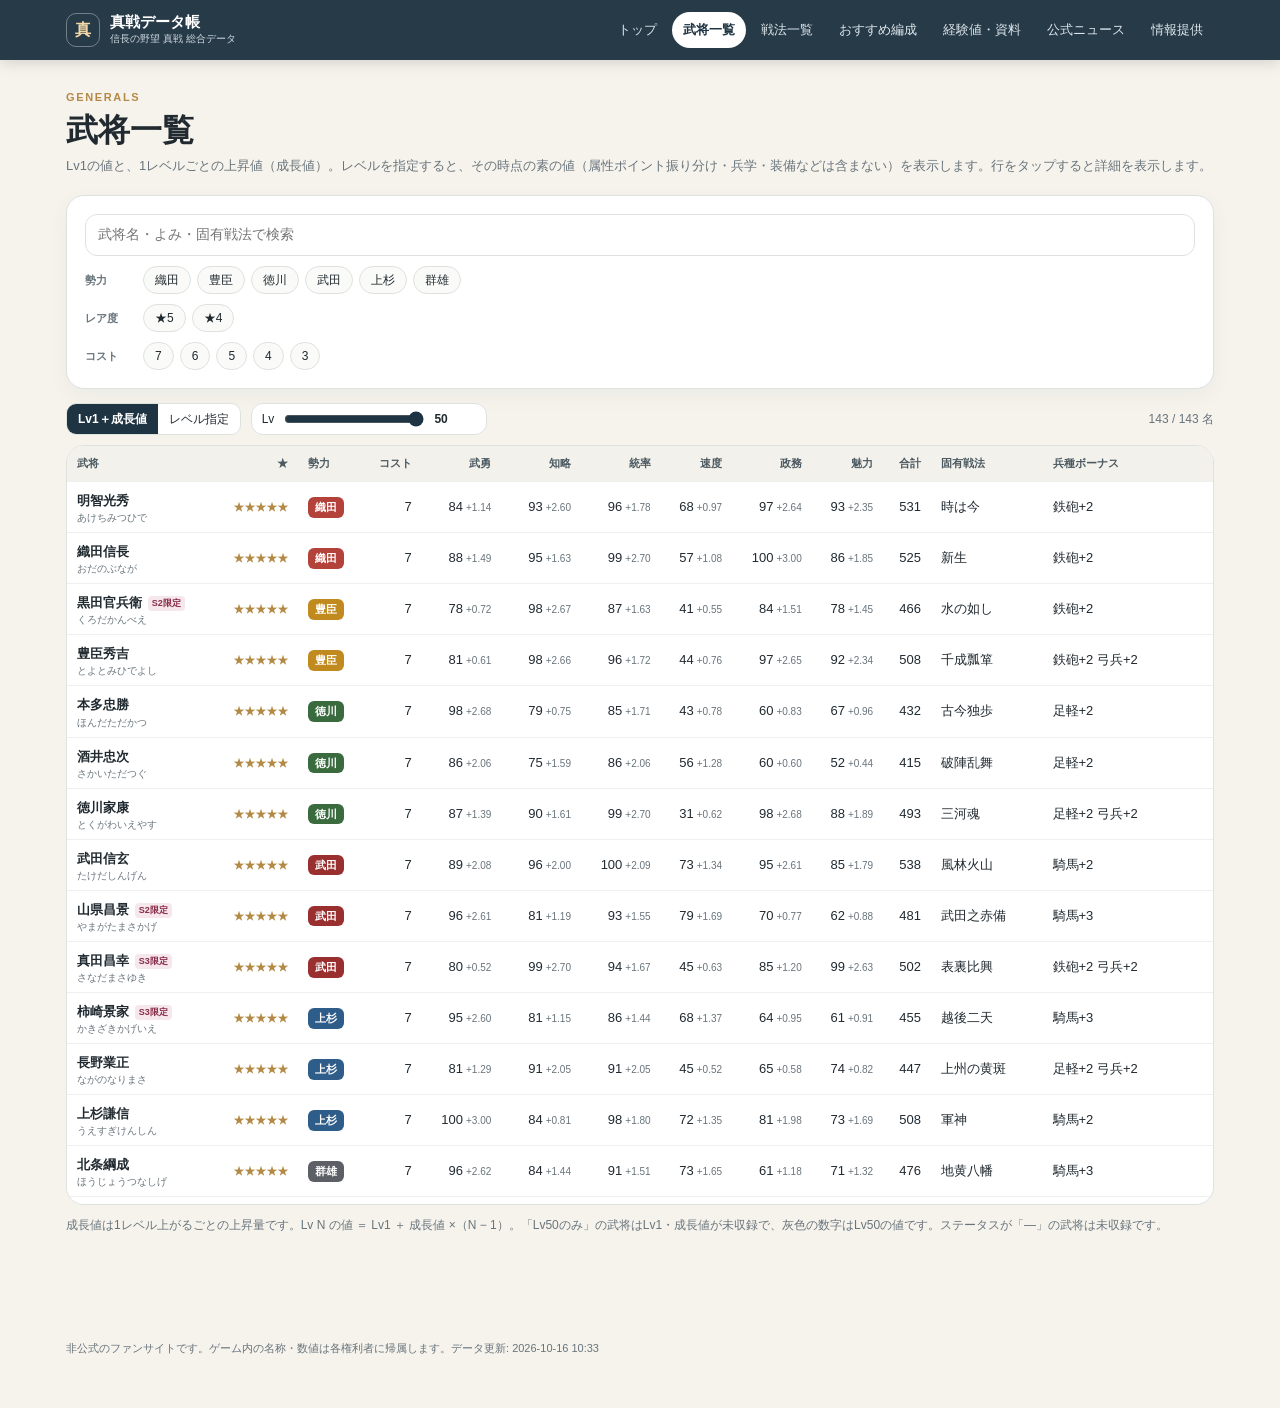
<file: generals.html>
<!DOCTYPE html>
<html lang="ja">
<head>
<meta charset="utf-8">
<meta name="viewport" content="width=device-width, initial-scale=1, viewport-fit=cover">
<meta name="robots" content="noindex, nofollow">
<meta name="theme-color" content="#1f3443">
<title>武将一覧 | 真戦データ帳</title>
<link rel="icon" href="data:image/svg+xml,%3Csvg xmlns=%27http://www.w3.org/2000/svg%27 viewBox=%270 0 64 64%27%3E%3Crect width=%2764%27 height=%2764%27 rx=%2714%27 fill=%27%231f3443%27/%3E%3Ctext x=%2732%27 y=%2745%27 font-size=%2736%27 text-anchor=%27middle%27 fill=%27%23f2d9a8%27 font-weight=%27900%27%3E%E7%9C%9F%3C/text%3E%3C/svg%3E">
<link rel="stylesheet" href="assets/site.css">
</head>
<body>
<main class="wrap">
  <div class="page-head">
    <div class="eyebrow">GENERALS</div>
    <h1>武将一覧</h1>
    <p>Lv1の値と、1レベルごとの上昇値（成長値）。レベルを指定すると、その時点の素の値（属性ポイント振り分け・兵学・装備などは含まない）を表示します。行をタップすると詳細を表示します。</p>
  </div>

  <div class="card filters">
    <div class="frow"><input class="search" id="q" type="search" placeholder="武将名・よみ・固有戦法で検索" autocomplete="off"></div>
    <div class="frow" id="f-faction"><label>勢力</label></div>
    <div class="frow" id="f-star"><label>レア度</label></div>
    <div class="frow" id="f-cost"><label>コスト</label></div>
  </div>

  <div class="toolbar">
    <div class="seg" id="mode">
      <button type="button" data-mode="lv1" aria-pressed="true">Lv1＋成長値</button>
      <button type="button" data-mode="lv" aria-pressed="false">レベル指定</button>
    </div>
    <div class="lv-ctl" id="lv-ctl" hidden>
      <span>Lv</span>
      <input type="range" id="lv" min="1" max="50" value="50">
      <output id="lv-out">50</output>
    </div>
    <span class="count" id="count"></span>
  </div>

  <div class="table-wrap">
    <table class="data" id="tbl">
      <thead><tr></tr></thead>
      <tbody></tbody>
    </table>
  </div>
  <p class="note">成長値は1レベル上がるごとの上昇量です。Lv N の値 ＝ Lv1 ＋ 成長値 ×（N − 1）。「Lv50のみ」の武将はLv1・成長値が未収録で、灰色の数字はLv50の値です。ステータスが「—」の武将は未収録です。</p>
</main>

<dialog id="dlg"></dialog>

<script type="module">
import { $, esc, fold, loadJSON, chipGroup, FACTIONS, setQuery, getQuery, keepScroll, isBackNav } from "./assets/site.js";

const STATS = [["bu", "武勇"], ["chi", "知略"], ["tou", "統率"], ["spd", "速度"], ["sei", "政務"], ["mi", "魅力"]];
const [heroes, skills, adjustments, formations] = await Promise.all([
  loadJSON("heroes.json"), loadJSON("skills.json"),
  loadJSON("adjustments.json").catch(() => ({})), loadJSON("formations.json").catch(() => ({ 編制: [], 出典: [] })),
]);
const skillByName = new Map(skills.map((s) => [s.name, s]));
const sources = new Map(formations.出典.map((x) => [x.id, x]));

// 公式のおすすめ編制で、その武将が使っている戦法と編制の一覧
const L = (x) => x || [];
function recommendFor(name) {
  const uses = [];
  for (const f of formations.編制) {
    const m = f.武将.find((x) => x.武将 === name);
    if (m) uses.push({ f, m, mates: f.武将.filter((x) => x !== m).map((x) => x.武将) });
  }
  const count = new Map();
  for (const { m } of uses) {
    for (const t of [...L(m.第一), ...L(m.第二), ...L(m.推奨)]) count.set(t, (count.get(t) || 0) + 1);
  }
  const altCount = new Map();
  for (const { m } of uses) {
    for (const t of [...L(m.代替第一), ...L(m.代替第二)]) altCount.set(t, (altCount.get(t) || 0) + 1);
  }
  const sort = (mp) => [...mp].sort((a, b) => b[1] - a[1]);
  // 新武将徹底解説の「推奨戦法」と「評価」（新しい記事から）
  const notes = L(formations.武将解説).filter((x) => x.武将 === name)
    .sort((a, b) => String(sources.get(b.出典)?.date).localeCompare(String(sources.get(a.出典)?.date)));
  return { uses, notes, top: sort(count), alt: sort(altCount) };
}
const tacticLink = (t) => {
  const s = skillByName.get(t);
  return `<a class="rec-tac" href="tactics.html?q=${encodeURIComponent(t)}">${s ? `<b class="g" data-g="${esc(s.grade)}">${esc(s.grade)}</b>` : ""}${esc(t)}</a>`;
};
const skillById = new Map(skills.map((s) => [s.id, s]));
for (const h of heroes) {
  h._q = fold([h.name, h.kana, h.uniqueSkill, h.family].join(" "));
}

let mode = "lv1";
let level = 50;
let sortKey = null;
let sortDir = -1;

// h.stats = {key: [Lv1, 成長値]}。Lv1・成長値が未収録の武将は h.lv50 = {key: Lv50の値} だけを持つ
const valueAt = (h, k, lv) => {
  if (h.stats?.[k]) return h.stats[k][0] + h.stats[k][1] * (lv - 1);
  if (h.lv50 && lv === 50) return h.lv50[k];
  return null;
};
const totalAt = (h, lv) => (h.stats || (h.lv50 && lv === 50) ? STATS.reduce((a, [k]) => a + (valueAt(h, k, lv) ?? 0), 0) : null);
const shownLv = () => (mode === "lv1" ? 1 : level);

const COLS = [
  { key: "name", label: "武将", cls: "name", get: (h) => h.kana || h.name },
  { key: "star", label: "★", cls: "num", get: (h) => h.star },
  { key: "faction", label: "勢力", get: (h) => FACTIONS.indexOf(h.faction) },
  { key: "cost", label: "コスト", cls: "num", get: (h) => h.cost },
  ...STATS.map(([k, label]) => ({ key: k, label, cls: "num", get: (h) => valueAt(h, k, shownLv()) })),
  { key: "total", label: "合計", cls: "num", get: (h) => totalAt(h, shownLv()) },
  { key: "unique", label: "固有戦法", get: (h) => h.uniqueSkill },
  { key: "troop", label: "兵種ボーナス", get: (h) => h.troopBonus.map((t) => t.troop).join() },
];

const factionF = chipGroup($("#f-faction"), FACTIONS, render);
const starF = chipGroup($("#f-star"), [5, 4], render, { label: (v) => "★" + v });
const costF = chipGroup($("#f-cost"), [7, 6, 5, 4, 3], render);
$("#q").addEventListener("input", render);

function setMode(m) {
  mode = m;
  for (const x of $("#mode").children) x.setAttribute("aria-pressed", x.dataset.mode === m);
  $("#lv-ctl").hidden = mode !== "lv";
}
function setLevel(v) {
  level = v;
  $("#lv").value = v;
  $("#lv-out").textContent = level;
}
$("#mode").addEventListener("click", (e) => {
  const b = e.target.closest("button");
  if (!b) return;
  setMode(b.dataset.mode);
  render();
});
$("#lv").addEventListener("input", (e) => {
  setLevel(+e.target.value);
  render();
});

const thead = $("#tbl thead tr");
thead.innerHTML = COLS.map((c) => `<th class="${c.cls || ""}" data-k="${c.key}">${c.label}</th>`).join("");
thead.addEventListener("click", (e) => {
  const th = e.target.closest("th");
  if (!th) return;
  const k = th.dataset.k;
  if (sortKey === k) sortDir = -sortDir;
  else { sortKey = k; sortDir = ["name", "faction", "unique", "troop"].includes(k) ? 1 : -1; }
  showSort();
  render();
});
function showSort() {
  for (const x of thead.children) {
    if (x.dataset.k === sortKey) x.setAttribute("aria-sort", sortDir === 1 ? "ascending" : "descending");
    else x.removeAttribute("aria-sort");
  }
}

// 検索条件と開いている武将は URL に残す（戦法などのリンク先から戻ったとき、見ていた状態に戻すため）
let openName = "";
function saveState() {
  setQuery({
    q: $("#q").value, faction: factionF.values(), star: starF.values(), cost: costF.values(),
    lv: mode === "lv" ? level : "", sort: sortKey ? `${sortKey}${sortDir === 1 ? "" : "-"}` : "", h: openName,
  });
}

function fmt(v, digits = 0) {
  return v == null ? '<span class="na">—</span>' : v.toFixed(digits);
}

function statCell(h, k) {
  if (!h.stats?.[k] && h.lv50 && mode === "lv1") return `<td class="num"><span class="lv50only" title="Lv50の値（Lv1・成長値は未収録）">${h.lv50[k]}</span></td>`;
  if (!h.stats?.[k] && h.lv50 && level === 50) return `<td class="num">${h.lv50[k]}</td>`;
  if (!h.stats?.[k]) return `<td class="num"><span class="na">—</span></td>`;
  const [base, g] = h.stats[k];
  if (mode === "lv1") return `<td class="num">${fmt(base)}<span class="growth">+${g.toFixed(2)}</span></td>`;
  return `<td class="num">${fmt(valueAt(h, k, level), 1)}</td>`;
}

function render() {
  saveState();
  const q = fold($("#q").value);
  let rows = heroes.filter((h) => factionF.test(h.faction) && starF.test(h.star) && costF.test(h.cost) && (!q || h._q.includes(q)));
  if (sortKey) {
    const col = COLS.find((c) => c.key === sortKey);
    rows = rows.slice().sort((a, b) => {
      const x = col.get(a), y = col.get(b);
      if (x == null && y == null) return 0;
      if (x == null) return 1;
      if (y == null) return -1;
      return (typeof x === "string" ? x.localeCompare(y, "ja") : x - y) * sortDir;
    });
  }
  $("#count").textContent = `${rows.length} / ${heroes.length} 名`;
  $("#tbl tbody").innerHTML = rows.length
    ? rows.map((h) => `
      <tr data-id="${h.id}">
        <td class="name">${esc(h.name)}${h.limited ? ` <span class="badge-lim">${esc(h.limited)}</span>` : ""}${h.lv50 ? ' <span class="badge-lv50">Lv50のみ</span>' : ""}${h.kana ? `<span class="kana">${esc(h.kana)}</span>` : ""}</td>
        <td class="num"><span class="stars">${"★".repeat(h.star)}</span></td>
        <td><span class="fac" data-f="${esc(h.faction)}">${esc(h.faction)}</span></td>
        <td class="num">${h.cost}</td>
        ${STATS.map(([k]) => statCell(h, k)).join("")}
        <td class="num">${mode === "lv1" ? (h.lv50 ? `<span class="lv50only">${totalAt(h, 50)}</span>` : fmt(totalAt(h, 1))) : fmt(totalAt(h, level), h.lv50 ? 0 : 1)}</td>
        <td>${esc(h.uniqueSkill)}</td>
        <td>${esc(h.troopBonus.map((t) => t.troop + t.value).join(" "))}</td>
      </tr>`).join("")
    : `<tr><td colspan="${COLS.length}" class="empty">該当する武将がいません</td></tr>`;
}

$("#tbl tbody").addEventListener("click", (e) => {
  const tr = e.target.closest("tr[data-id]");
  if (tr) openDetail(heroes.find((h) => h.id === +tr.dataset.id));
});

function openDetail(h) {
  const s = skillById.get(h.uniqueSkillId);
  const dlg = $("#dlg");
  openName = h.name;
  saveState();
  dlg.innerHTML = `
    <div class="dlg-head">
      <button class="dlg-close" aria-label="閉じる">✕</button>
      <span class="kana">${esc(h.kana)}</span>
      <h2>${esc(h.name)}</h2>
      <div class="kv">
        <span>${"★".repeat(h.star)}</span><span>${esc(h.faction)}</span><span>${esc(h.family)}</span><span>コスト ${h.cost}</span>
        ${h.troopBonus.map((t) => `<span>${esc(t.troop)} ${esc(t.value)}</span>`).join("")}
      </div>
    </div>
    <div class="dlg-body">
      <section>
        <h3>ステータス${h.statsOfficial ? ' <span class="tag ok" style="font-size:10px;vertical-align:middle">公式発表</span>' : ""}</h3>
        ${h.stats ? `
        <table class="mini">
          <thead><tr><th>属性</th><th>Lv1</th><th>成長値</th><th>Lv20</th><th>Lv40</th><th>Lv50</th></tr></thead>
          <tbody>
            ${STATS.map(([k, label]) => h.stats[k] ? `<tr><td>${label}</td><td>${h.stats[k][0]}</td><td>+${h.stats[k][1].toFixed(2)}</td>
              <td>${valueAt(h, k, 20).toFixed(1)}</td><td>${valueAt(h, k, 40).toFixed(1)}</td><td>${valueAt(h, k, 50).toFixed(1)}</td></tr>` : "").join("")}
            <tr><td><b>合計</b></td><td><b>${totalAt(h, 1)}</b></td><td></td><td>${totalAt(h, 20).toFixed(1)}</td><td>${totalAt(h, 40).toFixed(1)}</td><td><b>${totalAt(h, 50).toFixed(1)}</b></td></tr>
          </tbody>
        </table>` : h.lv50 ? `
        <table class="mini">
          <thead><tr><th>属性</th><th>Lv50</th></tr></thead>
          <tbody>
            ${STATS.map(([k, label]) => `<tr><td>${label}</td><td>${h.lv50[k]}</td></tr>`).join("")}
            <tr><td><b>合計</b></td><td><b>${totalAt(h, 50)}</b></td></tr>
          </tbody>
        </table>
        <p class="muted small">Lv1の値と成長値は未収録のため、Lv50の値のみ表示しています。</p>` : `<p class="muted small">ステータスは未収録です。</p>`}
      </section>
      <section>
        <h3>固有戦法：${esc(h.uniqueSkill)}</h3>
        ${(adjustments[h.uniqueSkill] || []).map((a) => `<a class="adjust" href="news.html#${a.id}" style="margin-bottom:6px">⚠ ${esc(a.date)} のメンテナンス：${esc(a.text.split("\n")[0].replace(/^[・•]\s*/, ""))}</a>`).join("")}
        ${s ? `
          <div class="tags" style="justify-content:flex-start;margin:0 0 6px">
            <span class="tag kind">${esc(s.kind)}</span>
            ${s.rate ? `<span class="tag rate">発動 ${esc(s.rate)}${s.rateUnsure ? "?" : ""}</span>` : ""}
            ${s.effectTypes.map((t) => `<span class="tag">${esc(t)}</span>`).join("")}
            <span class="tag src">${esc(s.target)}</span>
          </div>
          <div class="tdesc">${esc(s.desc)}</div>
          ${s.troops.length < 5 ? `<p class="small muted">兵種制限：${esc(s.troops.join("・"))}のみ</p>` : ""}` : ""}
      </section>
      ${recommendSection(h)}
      ${h.traits.length ? `
      <section>
        <h3>武将特性（凸別）</h3>
        ${h.traits.map((t) => `<div class="trait"><span class="rk">${esc(t.rank)}</span><div><b>${esc(t.name)}</b><p>${esc(t.effect)}</p></div></div>`).join("")}
      </section>` : ""}
    </div>`;
  dlg.querySelector(".dlg-close").onclick = closeDetail;
  dlg.showModal();
}
function closeDetail() {
  $("#dlg").close();
  openName = "";
  saveState();
}
$("#dlg").addEventListener("click", (e) => { if (e.target.id === "dlg") closeDetail(); });
$("#dlg").addEventListener("close", () => { openName = ""; saveState(); }); // Esc キーで閉じたとき

function recommendSection(h) {
  const r = recommendFor(h.name);
  if (!r.uses.length && !r.notes.length) return "";
  const src = (id) => sources.get(id);
  const srcLink = (id) => `<a href="news.html#${id}">出典：公式「${esc(src(id)?.title || "")}」（${esc(src(id)?.date || "")}）</a>`;
  const or = (list) => L(list).map(tacticLink).join(" / ");
  return `
    <section>
      <h3>相性の良い戦法（公式の解説・おすすめ編制より）</h3>
      ${r.notes.map((n) => `
        <div class="rec-note">
          <div class="small muted">公式の推奨戦法</div>
          <div class="rec-top">${n.推奨.map((t) => `<span class="rec-item">${tacticLink(t)}</span>`).join("")}</div>
          ${n.評価 ? `<p class="small" style="margin:6px 0 0"><span class="tag kind">評価</span> ${esc(n.評価)}</p>` : ""}
          <p class="small" style="margin:4px 0 0">${srcLink(n.出典)}</p>
        </div>`).join("")}
      ${r.uses.length ? `
      <div class="small muted" style="margin-top:8px">おすすめ編制での採用回数</div>
      <div class="rec-top">${r.top.map(([t, n]) => `<span class="rec-item">${tacticLink(t)}${n > 1 ? `<i>×${n}</i>` : ""}</span>`).join("")}</div>
      ${r.alt.length ? `<p class="small muted" style="margin:6px 0 0">代わりのA戦法：${r.alt.map(([t]) => tacticLink(t)).join("、")}</p>` : ""}
      <details class="rec-detail">
        <summary>採用されている編制（${r.uses.length}件）</summary>
        ${r.uses.map(({ f, m, mates }) => `
          <div class="rec-card">
            <div class="rec-head"><b>${esc(f.名前)}</b>${m.役割 ? `<span class="tag">${esc(m.役割)}</span>` : ""}${f.案 ? `<span class="small muted">${esc(f.案)}</span>` : ""}${f.コスト ? `<span class="small muted">コスト${esc(f.コスト)}</span>` : ""}</div>
            <table class="mini rec-table"><tbody>
              ${m.第一 || m.第二 ? `
              <tr><th>第一戦法</th><td>${or(m.第一) || "—"}${L(m.代替第一).length ? `<span class="small muted">（代わり：${or(m.代替第一)}）</span>` : ""}</td></tr>
              <tr><th>第二戦法</th><td>${or(m.第二) || "—"}${L(m.代替第二).length ? `<span class="small muted">（代わり：${or(m.代替第二)}）</span>` : ""}</td></tr>` : ""}
              ${m.推奨 ? `<tr><th>推奨戦法</th><td>${m.推奨.map(tacticLink).join(" ")}</td></tr>` : ""}
              ${m.属性 ? `<tr><th>属性配分</th><td>${esc(m.属性)}</td></tr>` : ""}
              ${m.兵学 ? `<tr><th>兵学</th><td>${esc(m.兵学)}</td></tr>` : ""}
              ${m.兵装 ? `<tr><th>兵装</th><td>${esc(m.兵装)}</td></tr>` : ""}
              <tr><th>一緒に組む</th><td>${mates.map(esc).join("・")}</td></tr>
            </tbody></table>
            ${f.方針 ? `<p class="small" style="margin:4px 0 0">${esc(f.方針)}</p>` : ""}
            ${f.備考 ? `<p class="small muted" style="margin:4px 0 0">${esc(f.備考)}</p>` : ""}
            <p class="small" style="margin:4px 0 0">${srcLink(f.出典)}</p>
          </div>`).join("")}
      </details>` : ""}
    </section>`;
}

$("#q").value = getQuery("q");
factionF.set(getQuery("faction", true));
starF.set(getQuery("star", true));
costF.set(getQuery("cost", true));
if (getQuery("lv")) { setMode("lv"); setLevel(Math.min(50, Math.max(1, +getQuery("lv") || 50))); }
const sortQ = getQuery("sort");
if (sortQ && COLS.some((c) => c.key === sortQ.replace(/-$/, ""))) {
  sortKey = sortQ.replace(/-$/, "");
  sortDir = sortQ.endsWith("-") ? -1 : 1;
  showSort();
}
// 開く武将：「戻る」で来たときは前に開いていた武将、ほかのページから ?q=武将名 で来たときはその武将
const openTarget = getQuery("h") || (isBackNav() ? "" : getQuery("q"));
render();
keepScroll("generals-scroll");
const exact = heroes.find((h) => h.name === openTarget);
if (exact) openDetail(exact);
</script>
</body>
</html>
</file>
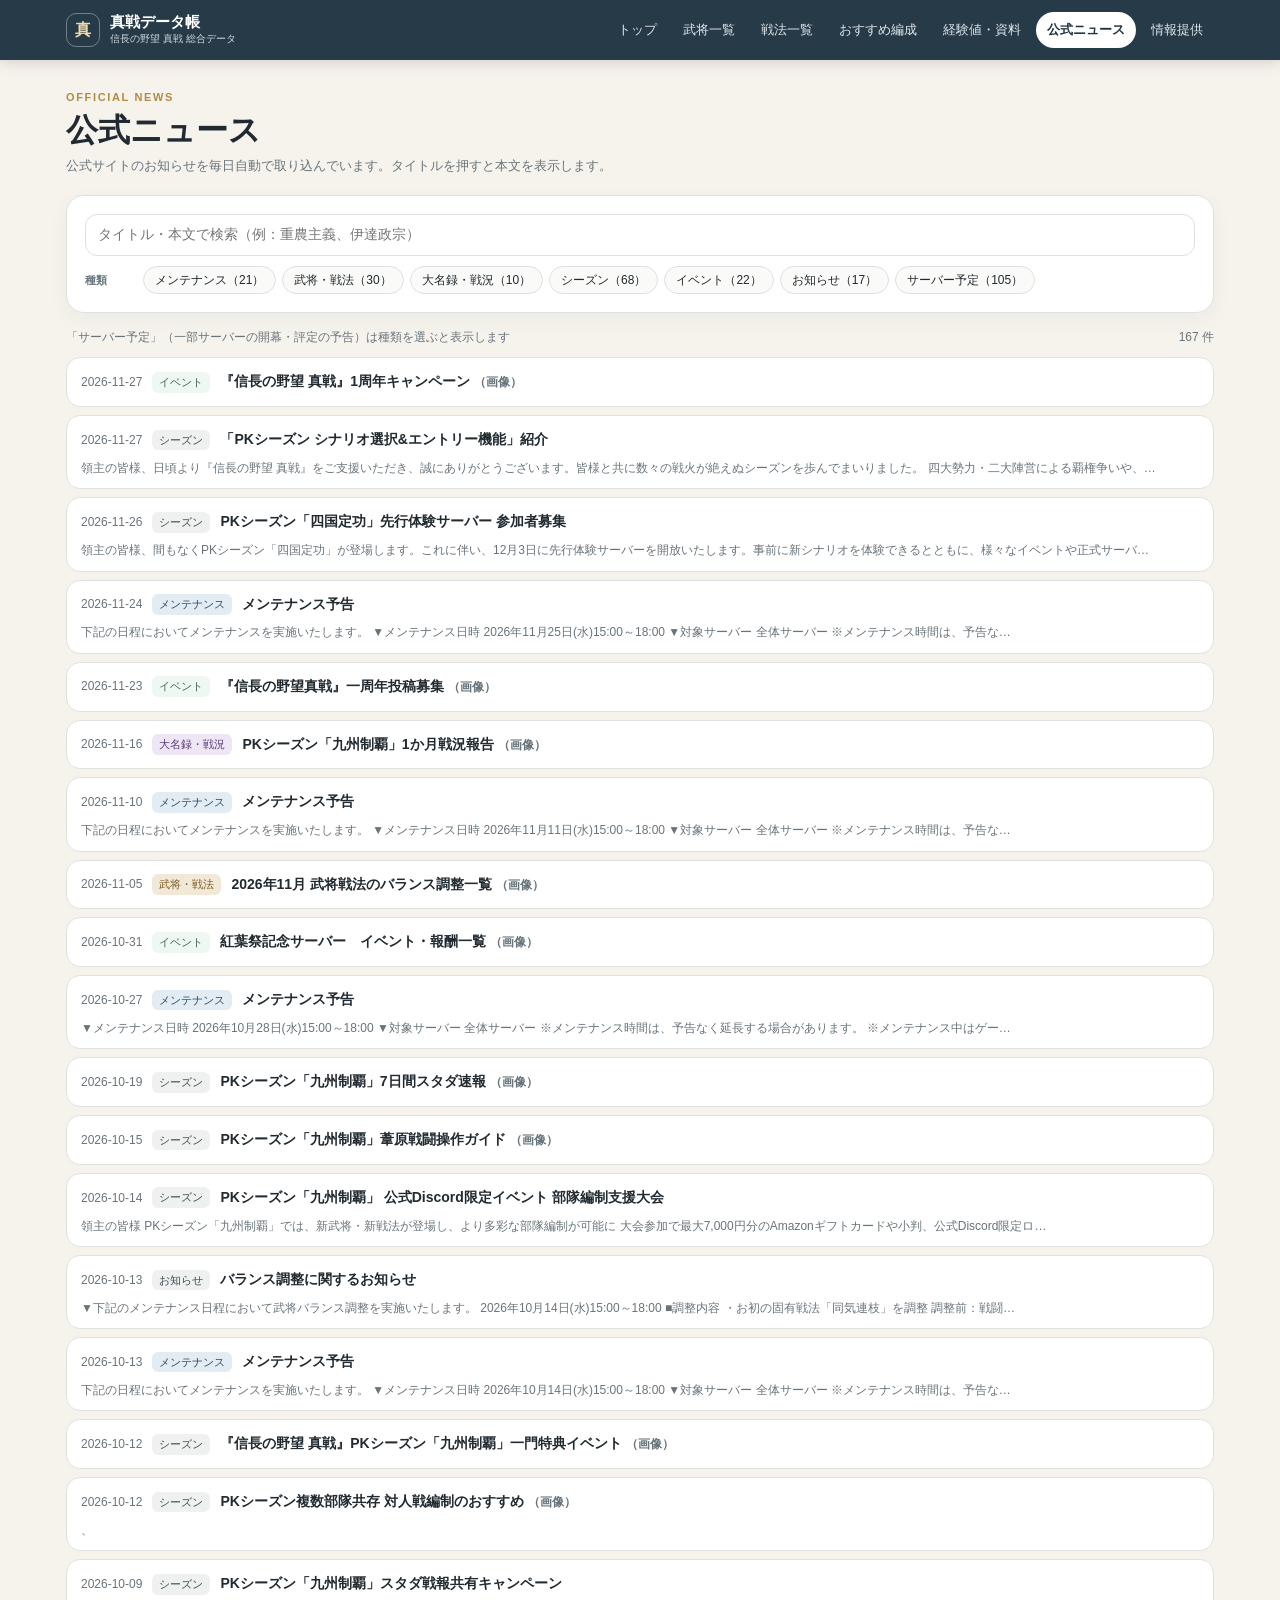
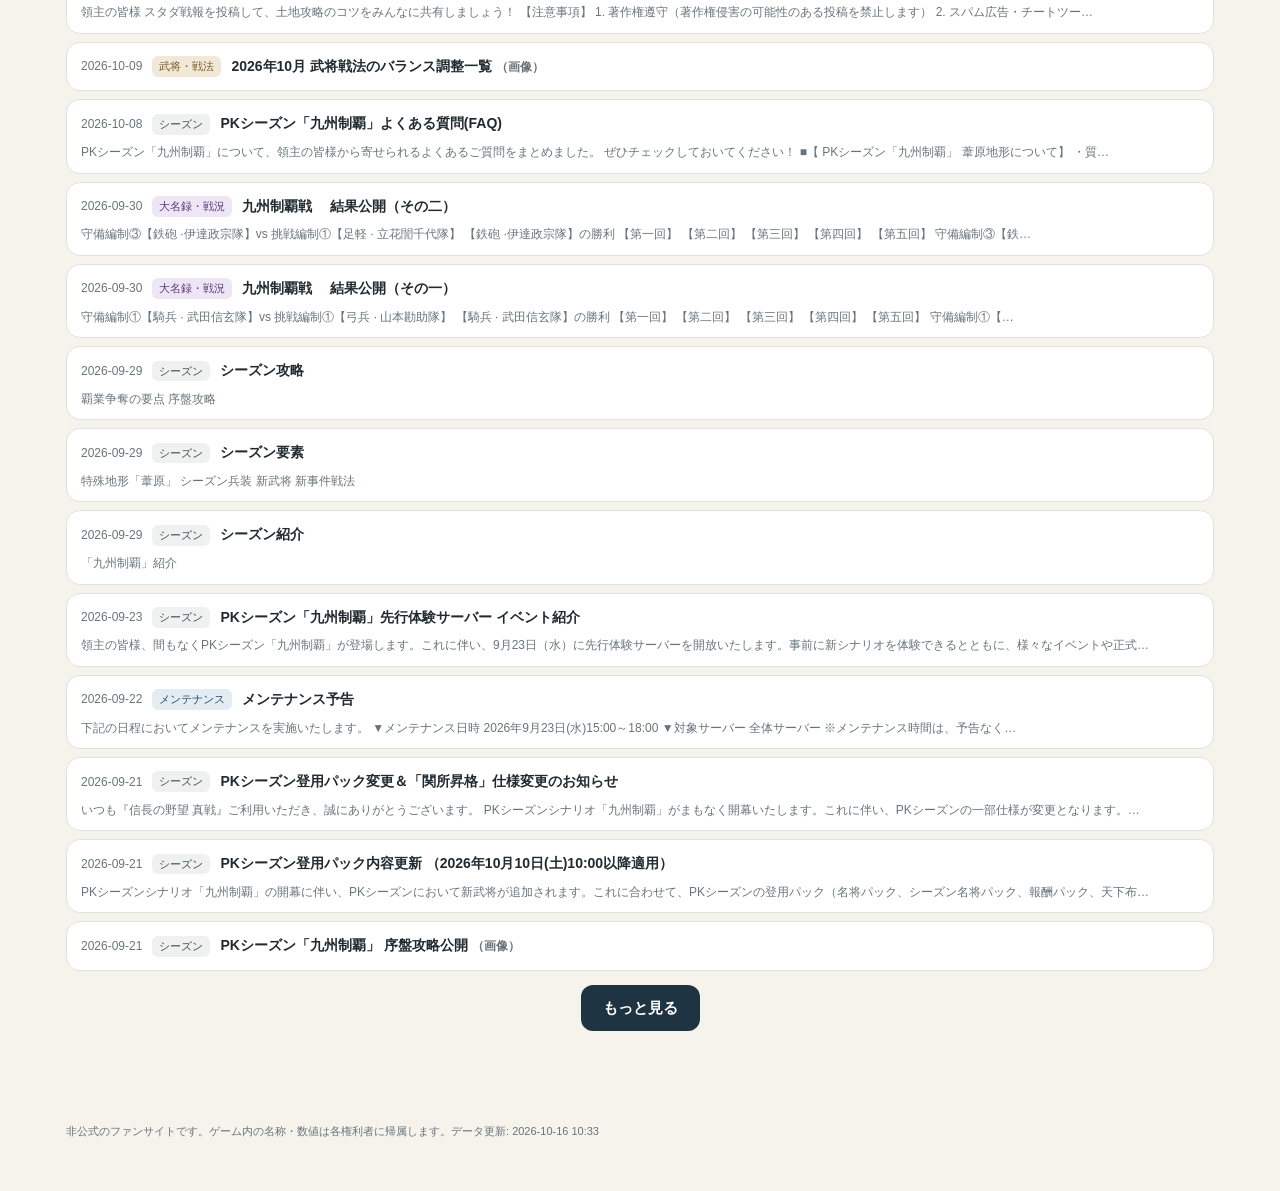
<file: news.html>
<!DOCTYPE html>
<html lang="ja">
<head>
<meta charset="utf-8">
<meta name="viewport" content="width=device-width, initial-scale=1, viewport-fit=cover">
<meta name="robots" content="noindex, nofollow">
<meta name="referrer" content="no-referrer">
<meta name="theme-color" content="#1f3443">
<title>公式ニュース | 真戦データ帳</title>
<link rel="icon" href="data:image/svg+xml,%3Csvg xmlns=%27http://www.w3.org/2000/svg%27 viewBox=%270 0 64 64%27%3E%3Crect width=%2764%27 height=%2764%27 rx=%2714%27 fill=%27%231f3443%27/%3E%3Ctext x=%2732%27 y=%2745%27 font-size=%2736%27 text-anchor=%27middle%27 fill=%27%23f2d9a8%27 font-weight=%27900%27%3E%E7%9C%9F%3C/text%3E%3C/svg%3E">
<link rel="stylesheet" href="assets/site.css">
</head>
<body>
<main class="wrap">
  <div class="page-head">
    <div class="eyebrow">OFFICIAL NEWS</div>
    <h1>公式ニュース</h1>
    <p>公式サイトのお知らせを毎日自動で取り込んでいます。タイトルを押すと本文を表示します。</p>
  </div>

  <div class="card filters">
    <div class="frow"><input class="search" id="q" type="search" placeholder="タイトル・本文で検索（例：重農主義、伊達政宗）" autocomplete="off"></div>
    <div class="frow" id="f-cat"><label>種類</label></div>
  </div>

  <div class="toolbar">
    <span class="small muted" id="hint"></span>
    <span class="count" id="count"></span>
  </div>

  <div id="list" class="news-list"></div>
  <div style="text-align:center;margin-top:14px"><button type="button" class="rp-btn" id="more" hidden>もっと見る</button></div>
</main>

<script type="module">
import { $, esc, fold, loadJSON } from "./assets/site.js";

const ORDER = ["メンテナンス", "武将・戦法", "大名録・戦況", "シーズン", "イベント", "お知らせ", "サーバー予定"];
const PAGE = 30;
const news = await loadJSON("news.json");
for (const n of news) n._q = fold(n.title + " " + n.summary);

// 種類チップ: 初期状態は「サーバー予定」以外を表示（選択なし＝サーバー予定を除く全部）
const selected = new Set();
const cats = ORDER.filter((c) => news.some((n) => n.category === c));
$("#f-cat").insertAdjacentHTML("beforeend", cats.map((c) =>
  `<button type="button" class="chip" aria-pressed="false" data-v="${esc(c)}">${esc(c)}（${news.filter((n) => n.category === c).length}）</button>`).join(""));
$("#f-cat").addEventListener("click", (e) => {
  const b = e.target.closest(".chip");
  if (!b) return;
  const v = b.dataset.v;
  selected.has(v) ? selected.delete(v) : selected.add(v);
  b.setAttribute("aria-pressed", selected.has(v));
  shown = PAGE;
  render();
});
// 本文の全文検索: 最初に検索したときだけ本文テキストを読み込む
let fullText = null;
$("#q").addEventListener("input", async () => {
  shown = PAGE;
  if (!fullText && $("#q").value.trim()) {
    fullText = {};
    try {
      const t = await loadJSON("news_text.json");
      for (const n of news) n._q += " " + fold(t[n.id] || "");
    } catch {}
  }
  render();
});

let shown = PAGE;
function filtered() {
  const q = fold($("#q").value);
  return news.filter((n) => !n.empty && (selected.size ? selected.has(n.category) : n.category !== "サーバー予定") && (!q || n._q.includes(q)));
}

function render() {
  const rows = filtered();
  $("#count").textContent = `${rows.length} 件`;
  $("#hint").textContent = selected.size ? "" : "「サーバー予定」（一部サーバーの開幕・評定の予告）は種類を選ぶと表示します";
  $("#list").innerHTML = rows.slice(0, shown).map((n) => `
    <article class="news-item" data-id="${n.id}">
      <button type="button" class="news-head" aria-expanded="false">
        <span class="news-date">${esc(n.date)}</span>
        <span class="tag news-cat" data-c="${esc(n.category)}">${esc(n.category)}</span>
        <span class="news-title">${esc(n.title)}${n.imageOnly ? ' <span class="small muted">（画像）</span>' : ""}</span>
      </button>
      ${n.summary ? `<p class="news-sum">${esc(n.summary)}</p>` : ""}
      <div class="news-body" hidden></div>
    </article>`).join("") || `<div class="empty card">該当するニュースがありません</div>`;
  $("#more").hidden = rows.length <= shown;
}

$("#more").addEventListener("click", () => { shown += PAGE; render(); });

// 公式の画像サーバー（Alibaba OSS）の縮小・WebP変換を使う
const resized = (src, w) => `${src}?x-oss-process=image/resize,w_${w}/format,webp/quality,q_70`;
function showImages(body) {
  for (const img of body.querySelectorAll("img[data-orig]")) {
    const src = img.dataset.orig;
    img.srcset = `${resized(src, 720)} 720w, ${resized(src, 1080)} 1080w`;
    img.sizes = "(max-width: 760px) 100vw, 900px";
    img.src = resized(src, 720);
    img.loading = "lazy";
    const a = document.createElement("a");
    a.href = src;
    a.target = "_blank";
    a.rel = "noopener";
    img.replaceWith(a);
    a.append(img);
  }
}

$("#list").addEventListener("click", async (e) => {
  const imgBtn = e.target.closest(".news-img-btn");
  if (imgBtn) {
    showImages(imgBtn.closest(".news-body"));
    imgBtn.closest(".news-img-bar").remove();
    return;
  }
  const inner = e.target.closest("a[data-news]");
  if (inner) {
    // リンク集の記事から、ほかの記事を開く
    e.preventDefault();
    openArticle(+inner.dataset.news);
    return;
  }
  const head = e.target.closest(".news-head");
  if (!head) return;
  const item = head.closest(".news-item");
  const body = item.querySelector(".news-body");
  const open = head.getAttribute("aria-expanded") === "true";
  head.setAttribute("aria-expanded", !open);
  body.hidden = open;
  if (open || body.dataset.loaded) return;
  body.innerHTML = '<p class="muted small">読み込み中…</p>';
  try {
    const n = news.find((x) => x.id === +item.dataset.id);
    const d = await loadJSON(`news/${n.id}.json`);
    // 画像は src を外して読み込まないようにし、「画像を表示」を押したときだけ縮小版を読み込む
    const html = d.html.replace(/<img src="([^"]+)"[^>]*>/g, (_, src) => `<img data-orig="${src}" alt="">`);
    const count = (html.match(/data-orig=/g) || []).length;
    body.innerHTML = `${count ? `<div class="news-img-bar"><button type="button" class="rp-btn news-img-btn">画像を表示（${count}枚）</button>
        <p class="small muted" style="margin:6px 0 0">通信量を抑えた縮小版を表示します。画像を押すと元の大きさで開きます。</p></div>` : ""}
      <div class="news-html">${html}</div>
      <p class="small"><a href="${esc(n.url)}" target="_blank" rel="noopener">公式サイトで見る ↗</a></p>`;
    body.dataset.loaded = "1";
  } catch {
    body.innerHTML = '<p class="muted small">本文を読み込めませんでした。</p>';
  }
});

render();

// #記事ID の記事を開く（トップページやリンク集の記事から来たとき）
function openArticle(id) {
  const n = news.find((x) => x.id === id);
  if (!n) { window.open(`https://nobunaga-shinsen.qookkagames.jp/prism-mfqju6aj/#/news/${id}`, "_blank", "noopener"); return; }
  $("#q").value = "";
  if (!selected.has(n.category) && (selected.size || n.category === "サーバー予定")) {
    selected.add(n.category);
    document.querySelector(`#f-cat .chip[data-v="${n.category}"]`)?.setAttribute("aria-pressed", "true");
  }
  const pos = filtered().findIndex((x) => x.id === id);
  if (pos >= shown) shown = pos + 1;
  render();
  const el = document.querySelector(`.news-item[data-id="${id}"] .news-head`);
  if (el) { el.click(); el.scrollIntoView({ block: "start" }); }
  history.replaceState(null, "", `#${id}`);
}
if (+location.hash.slice(1)) openArticle(+location.hash.slice(1));
</script>
</body>
</html>
</file>
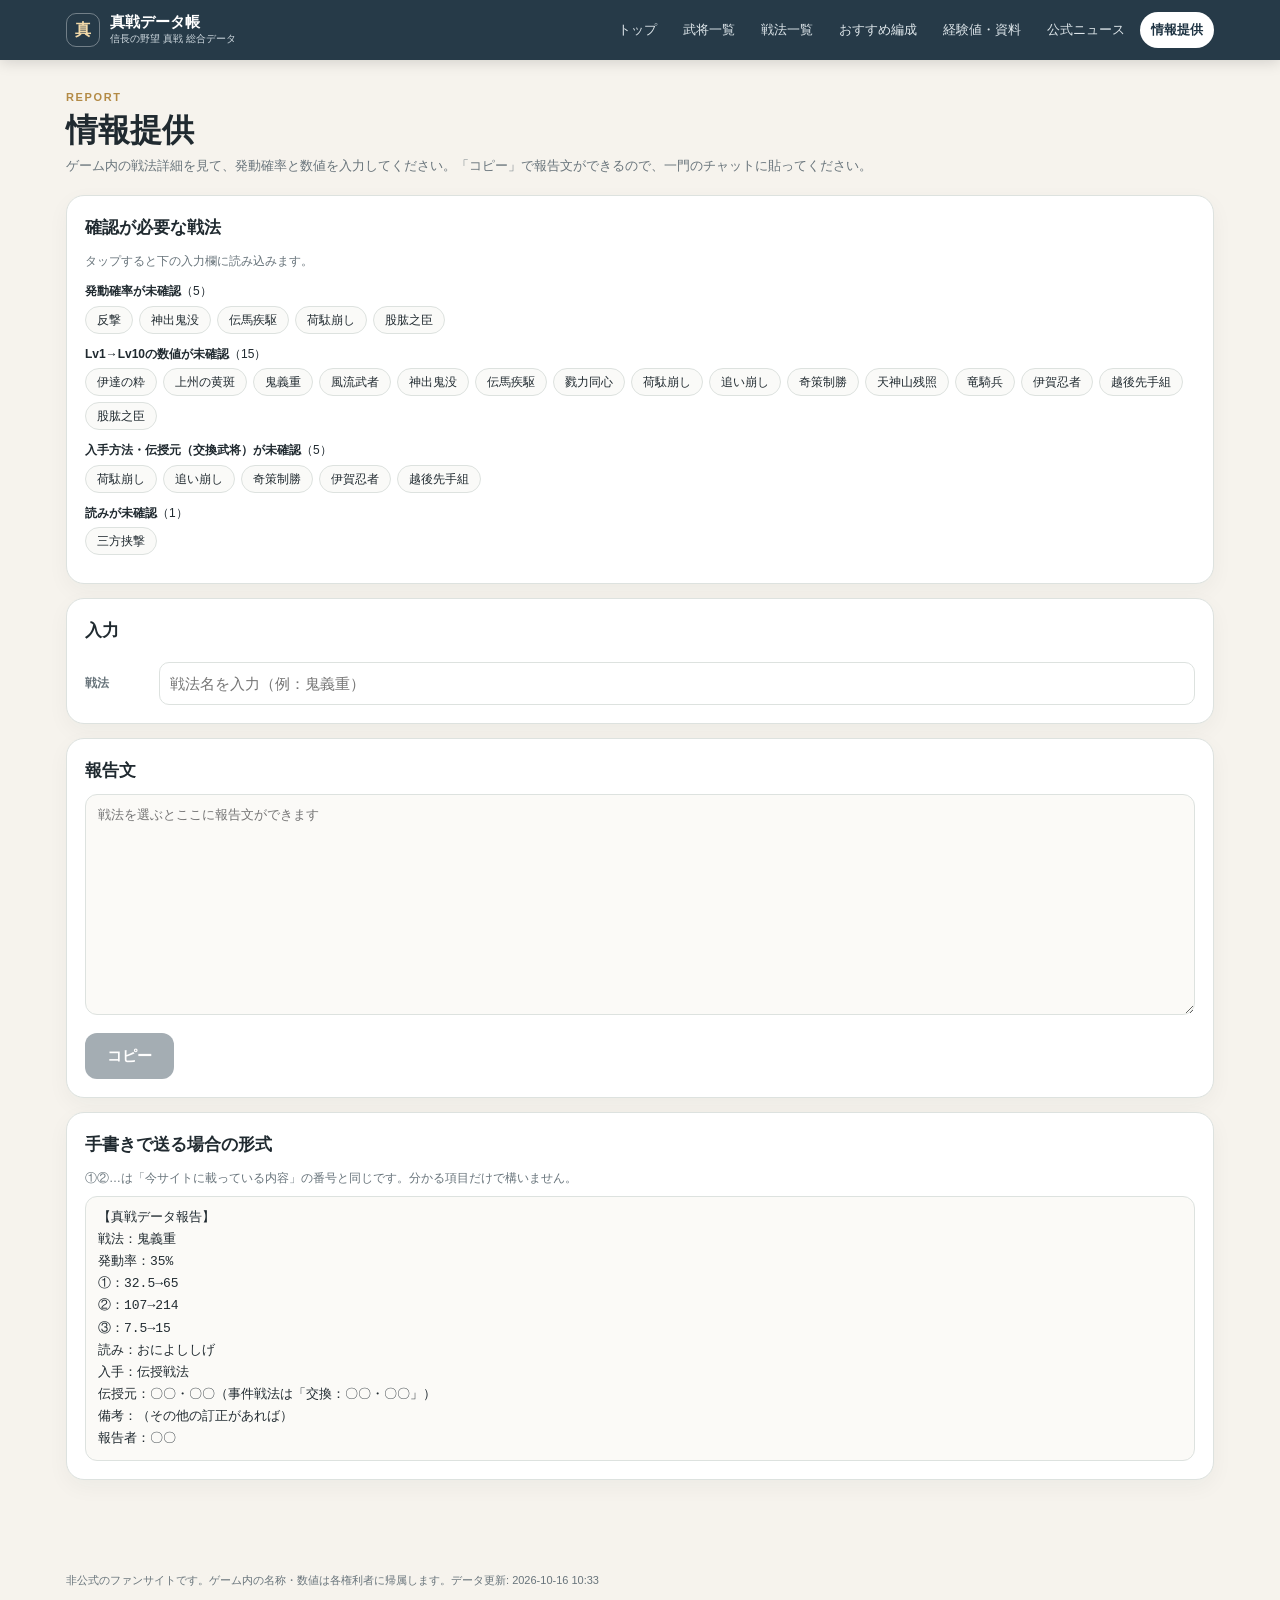
<file: report.html>
<!DOCTYPE html>
<html lang="ja">
<head>
<meta charset="utf-8">
<meta name="viewport" content="width=device-width, initial-scale=1, viewport-fit=cover">
<meta name="robots" content="noindex, nofollow">
<meta name="theme-color" content="#1f3443">
<title>情報提供 | 真戦データ帳</title>
<link rel="icon" href="data:image/svg+xml,%3Csvg xmlns=%27http://www.w3.org/2000/svg%27 viewBox=%270 0 64 64%27%3E%3Crect width=%2764%27 height=%2764%27 rx=%2714%27 fill=%27%231f3443%27/%3E%3Ctext x=%2732%27 y=%2745%27 font-size=%2736%27 text-anchor=%27middle%27 fill=%27%23f2d9a8%27 font-weight=%27900%27%3E%E7%9C%9F%3C/text%3E%3C/svg%3E">
<link rel="stylesheet" href="assets/site.css">
</head>
<body>
<main class="wrap">
  <div class="page-head">
    <div class="eyebrow">REPORT</div>
    <h1>情報提供</h1>
    <p>ゲーム内の戦法詳細を見て、発動確率と数値を入力してください。「コピー」で報告文ができるので、一門のチャットに貼ってください。</p>
  </div>

  <section class="card">
    <h2 class="rp-h">確認が必要な戦法</h2>
    <p class="small muted" style="margin:0 0 10px">タップすると下の入力欄に読み込みます。</p>
    <div id="todo"></div>
  </section>

  <section class="card" style="margin-top:14px">
    <h2 class="rp-h">入力</h2>
    <div class="rp-form">
      <label class="rp-row">
        <span>戦法</span>
        <input id="tactic" list="tactic-list" class="search" placeholder="戦法名を入力（例：鬼義重）" autocomplete="off">
        <datalist id="tactic-list"></datalist>
      </label>
      <div id="detail" hidden>
        <div class="rp-tags" id="tags"></div>
        <div class="rp-template" id="template"></div>
        <p class="small muted" style="margin:6px 0 0">ゲーム内の表示どおり「Lv1の値→Lv10の値」で入力してください（例：<b>32.5→65</b>、<b>107→214</b>）。% は付けても付けなくても構いません。</p>
        <div class="rp-row" id="rate-row">
          <span>発動確率</span>
          <input id="rate" placeholder="例：35%" autocomplete="off">
        </div>
        <div id="slots"></div>
        <label class="rp-row"><span>読み</span><input id="kana" placeholder="分かれば（ひらがな）" autocomplete="off"></label>
        <label class="rp-row"><span>入手</span>
          <select id="source" class="rp-select">
            <option value="">（変更なし）</option><option>固有戦法</option><option>伝授戦法</option><option>事件戦法</option>
          </select></label>
        <label class="rp-row"><span id="teachers-label">伝授元</span><input id="teachers" placeholder="伝授できる武将（複数は「・」区切り）" autocomplete="off"></label>
        <label class="rp-row"><span>備考</span><input id="note" placeholder="効果タイプの違いなど、その他の訂正（任意）" autocomplete="off"></label>
        <label class="rp-row"><span>報告者</span><input id="who" placeholder="名前（任意）" autocomplete="off"></label>
        <details class="rp-current">
          <summary>今サイトに載っている内容</summary>
          <div id="current"></div>
        </details>
      </div>
    </div>
  </section>

  <section class="card" style="margin-top:14px">
    <h2 class="rp-h">報告文</h2>
    <textarea id="out" class="rp-out" readonly rows="9" placeholder="戦法を選ぶとここに報告文ができます"></textarea>
    <div class="rp-actions">
      <button type="button" class="rp-btn" id="copy" disabled>コピー</button>
      <span class="small muted" id="copied"></span>
    </div>
  </section>

  <section class="card" style="margin-top:14px">
    <h2 class="rp-h">手書きで送る場合の形式</h2>
    <p class="small muted" style="margin:0 0 8px">①②…は「今サイトに載っている内容」の番号と同じです。分かる項目だけで構いません。</p>
<pre class="rp-out">【真戦データ報告】
戦法：鬼義重
発動率：35%
①：32.5→65
②：107→214
③：7.5→15
読み：おによししげ
入手：伝授戦法
伝授元：〇〇・〇〇（事件戦法は「交換：〇〇・〇〇」）
備考：（その他の訂正があれば）
報告者：〇〇</pre>
  </section>
</main>

<script type="module">
import { $, esc, fold, loadJSON } from "./assets/site.js";

const CIRCLED = "①②③④⑤⑥⑦⑧⑨⑩";
const REASON = { 発動率: "発動確率が未確認", 数値: "Lv1→Lv10の数値が未確認", 伝授元: "入手方法・伝授元（交換武将）が未確認", 読み: "読みが未確認" };
// 事件戦法は伝授ではなく交換で入手するので、欄名と報告文の項目名を「交換」にする
const isEvent = () => ($("#source").value || cur?.source) === "事件戦法";
function updateTeacherLabel() {
  const ev = isEvent();
  $("#teachers-label").textContent = ev ? "交換武将" : "伝授元";
  $("#teachers").placeholder = ev ? "交換に使う武将（複数は「・」区切り）" : "伝授できる武将（複数は「・」区切り）";
}
const skills = await loadJSON("skills.json");
const byName = new Map(skills.map((s) => [s.name, s]));

try { $("#who").value = localStorage.getItem("report-who") || ""; } catch {}

// ---- 確認が必要な戦法
const groups = Object.keys(REASON).map((r) => [r, skills.filter((s) => s.needsCheck.includes(r))]).filter(([, l]) => l.length);
$("#todo").innerHTML = groups.map(([r, list]) => `
  <div class="rp-group">
    <div class="small"><b>${REASON[r]}</b>（${list.length}）</div>
    <div class="frow">${list.map((s) => `<button type="button" class="chip" data-name="${esc(s.name)}">${esc(s.name)}</button>`).join("")}</div>
  </div>`).join("") || `<p class="muted small">今のところありません。</p>`;
$("#todo").addEventListener("click", (e) => {
  const b = e.target.closest(".chip");
  if (!b) return;
  $("#tactic").value = b.dataset.name;
  select();
  $("#tactic").scrollIntoView({ behavior: "smooth", block: "center" });
});

// ---- 入力
$("#tactic-list").innerHTML = skills.map((s) => `<option value="${esc(s.name)}">${esc(s.kana || "")}</option>`).join("");
let cur = null;

function findSkill(v) {
  if (byName.has(v)) return byName.get(v);
  const q = fold(v);
  return q ? skills.find((s) => fold(s.name) === q || fold(s.kana) === q) : null;
}

function select() {
  cur = findSkill($("#tactic").value.trim());
  $("#detail").hidden = !cur;
  if (!cur) return render();
  const s = cur;
  $("#tags").innerHTML = `<span class="grade" data-g="${esc(s.grade)}">${esc(s.grade)}</span>
    <span class="tag kind">${esc(s.kind)}</span>
    ${s.needsCheck.map((r) => `<span class="tag unofficial">${REASON[r]}</span>`).join("")}`;
  $("#template").innerHTML = esc(s.template).replace(/[①-⑩]/g, (c) => `<b class="slot">${c}</b>`);
  const active = s.kind === "能動" || s.kind === "突撃";
  $("#rate-row").hidden = !active;
  $("#rate").value = "";
  $("#slots").innerHTML = s.slots.map((x) => `
    <label class="rp-row"><span>${CIRCLED[x.n - 1]}</span>
      <input class="slot-in" data-n="${x.n}" value="${esc(s.reported?.[x.n] || "")}" placeholder="Lv1→Lv10${x.pct ? "（%）" : ""}" autocomplete="off"></label>`).join("");
  $("#kana").value = "";
  $("#source").value = "";
  $("#teachers").value = "";
  $("#note").value = "";
  updateTeacherLabel();
  $("#current").innerHTML = `
    <p class="small" style="margin:6px 0">発動確率：${esc(s.rate || "不明")}${s.rateUnsure ? "?" : ""}／読み：${esc(s.kana || "不明")}${s.kanaUnsure ? "?" : ""}<br>
      入手：${esc(s.source || "不明")}／${s.source === "事件戦法" ? `交換：${esc(s.exchange || "不明")}` : s.teachers.length ? `伝授元：${esc(s.teachers.join("・"))}` : s.owners.length ? `固有：${esc(s.owners.join("・"))}` : "伝授元：不明"}<br>
      効果タイプ：${esc(s.effectTypes.join("・"))}／対象：${esc(s.target)}／兵種：${esc(s.troops.join("・"))}</p>
    <div class="tdesc">${esc(s.desc)}</div>
    ${s.valuesNote ? `<p class="small muted">※ ${esc(s.valuesNote)}</p>` : ""}`;
  render();
}

function render() {
  if (!cur) {
    $("#out").value = "";
    $("#copy").disabled = true;
    return;
  }
  const lines = ["【真戦データ報告】", `戦法：${cur.name}`];
  const rate = $("#rate").value.trim();
  if (rate && !$("#rate-row").hidden) lines.push(`発動率：${rate}`);
  for (const el of document.querySelectorAll(".slot-in")) {
    if (el.value.trim()) lines.push(`${CIRCLED[+el.dataset.n - 1]}：${el.value.trim()}`);
  }
  if ($("#kana").value.trim()) lines.push(`読み：${$("#kana").value.trim()}`);
  if ($("#source").value) lines.push(`入手：${$("#source").value}`);
  if ($("#teachers").value.trim()) lines.push(`${isEvent() ? "交換" : "伝授元"}：${$("#teachers").value.trim()}`);
  if ($("#note").value.trim()) lines.push(`備考：${$("#note").value.trim()}`);
  if ($("#who").value.trim()) lines.push(`報告者：${$("#who").value.trim()}`);
  $("#out").value = lines.join("\n");
  $("#copy").disabled = lines.length <= 2;
}

$("#tactic").addEventListener("input", select);
$("#detail").addEventListener("change", () => { updateTeacherLabel(); render(); });
$("#detail").addEventListener("input", (e) => {
  if (e.target.id === "who") try { localStorage.setItem("report-who", e.target.value); } catch {}
  render();
});
$("#copy").addEventListener("click", async () => {
  try {
    await navigator.clipboard.writeText($("#out").value);
    $("#copied").textContent = "コピーしました。一門のチャットに貼ってください。";
  } catch {
    $("#out").select();
    $("#copied").textContent = "選択した文をコピーしてください。";
  }
});

const preset = new URLSearchParams(location.search).get("t");
if (preset) { $("#tactic").value = preset; select(); }
</script>
</body>
</html>
</file>
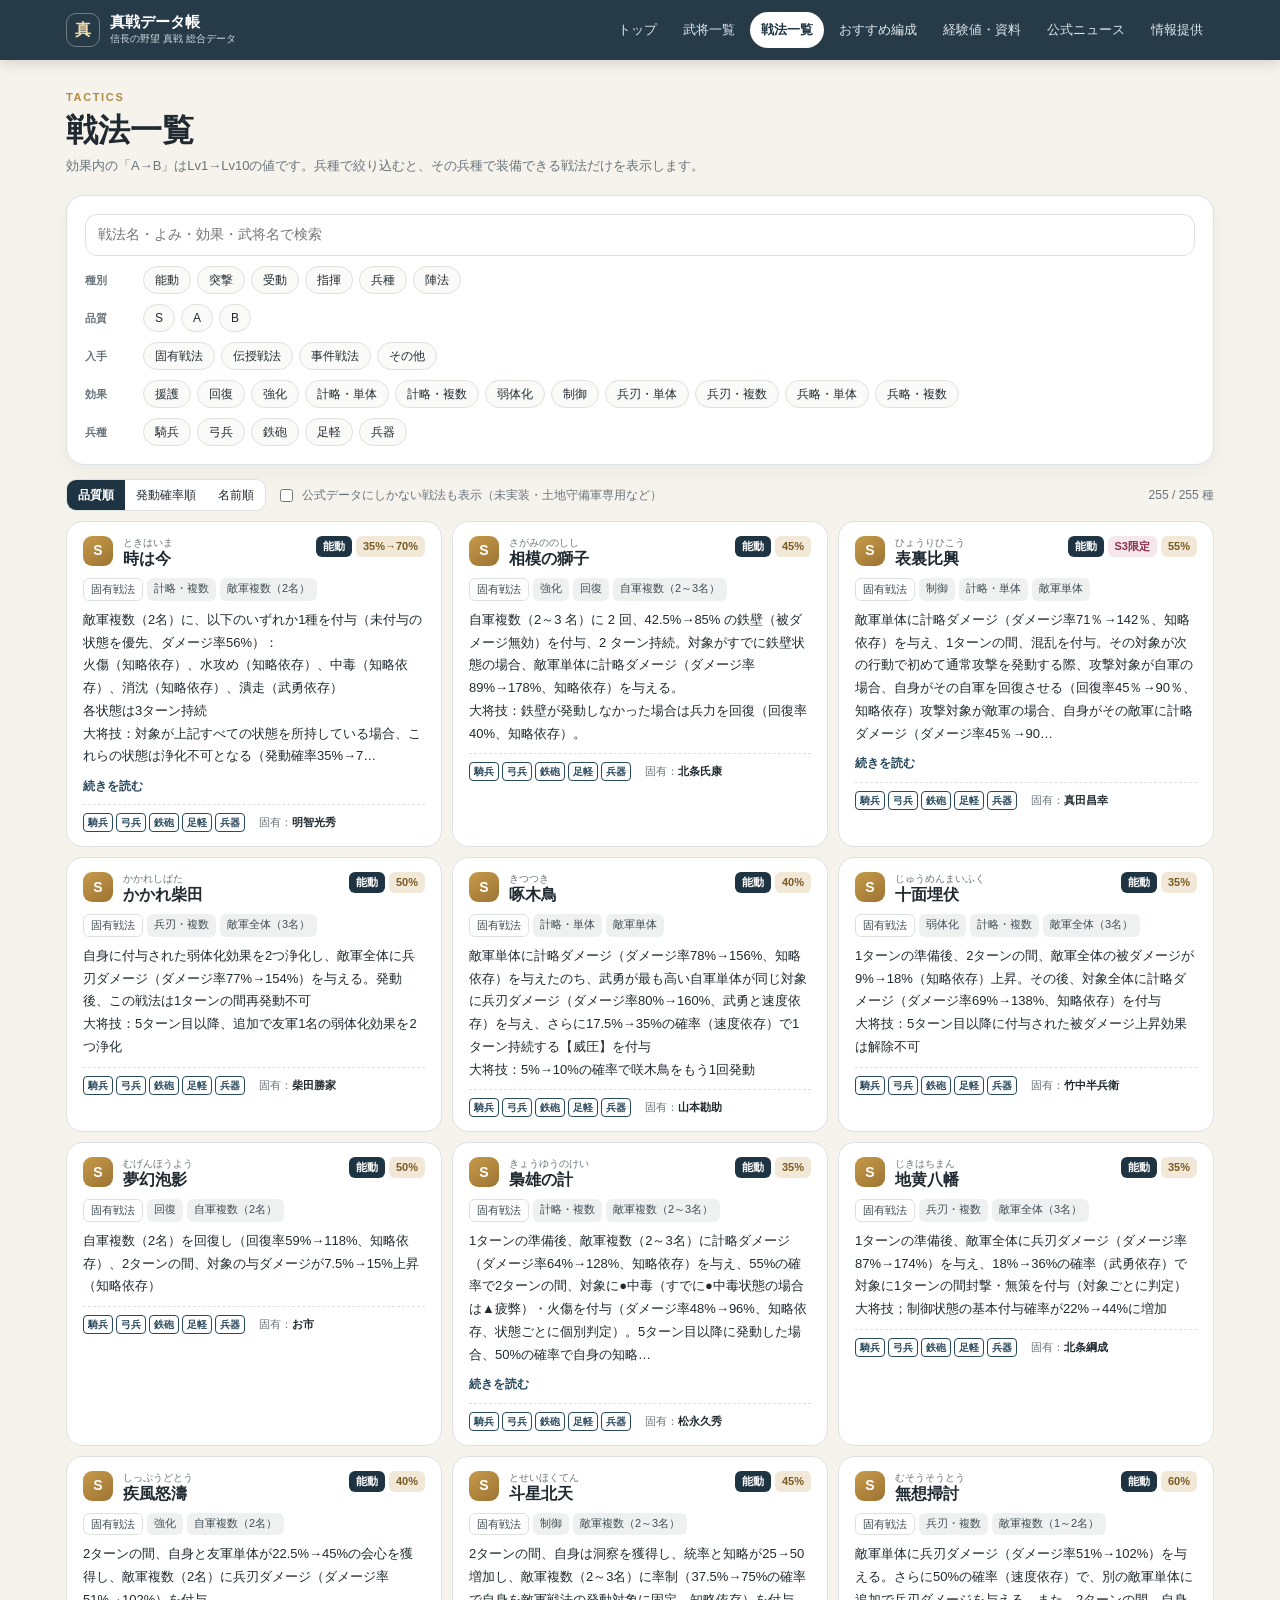
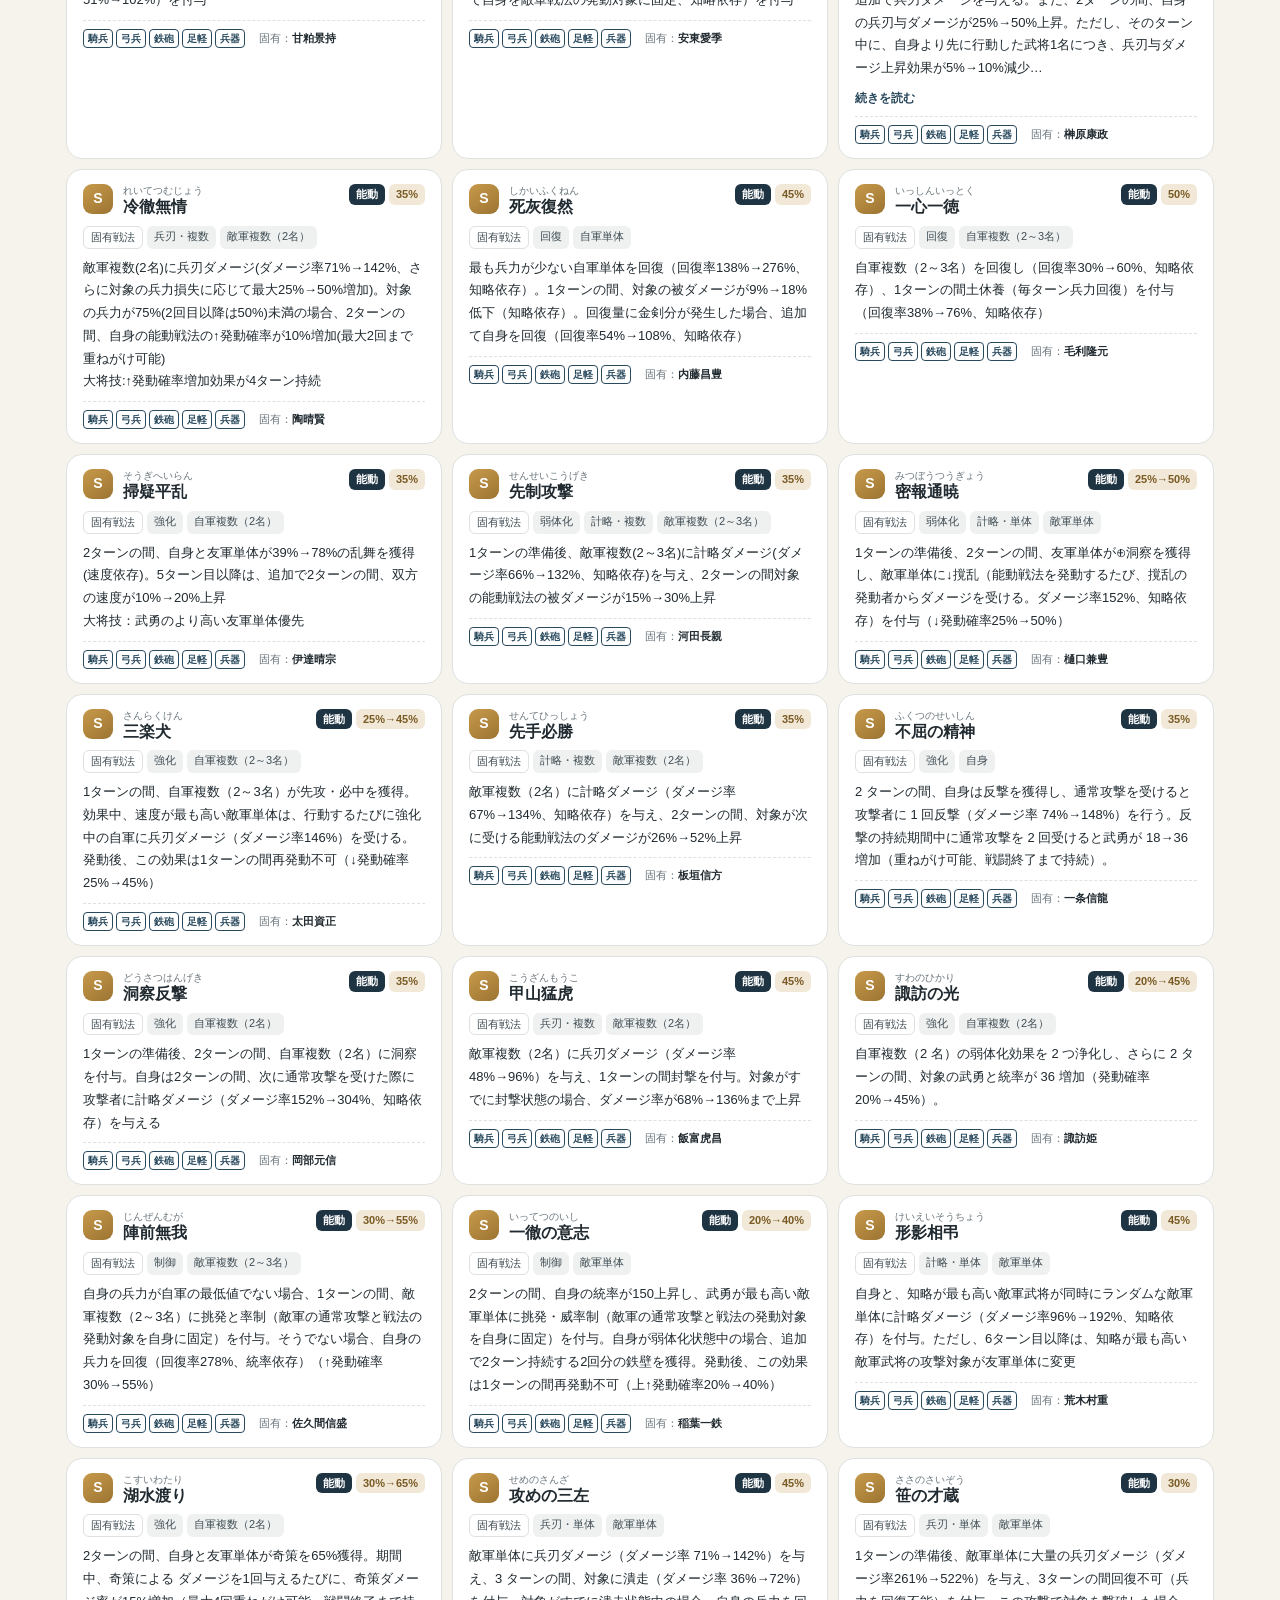
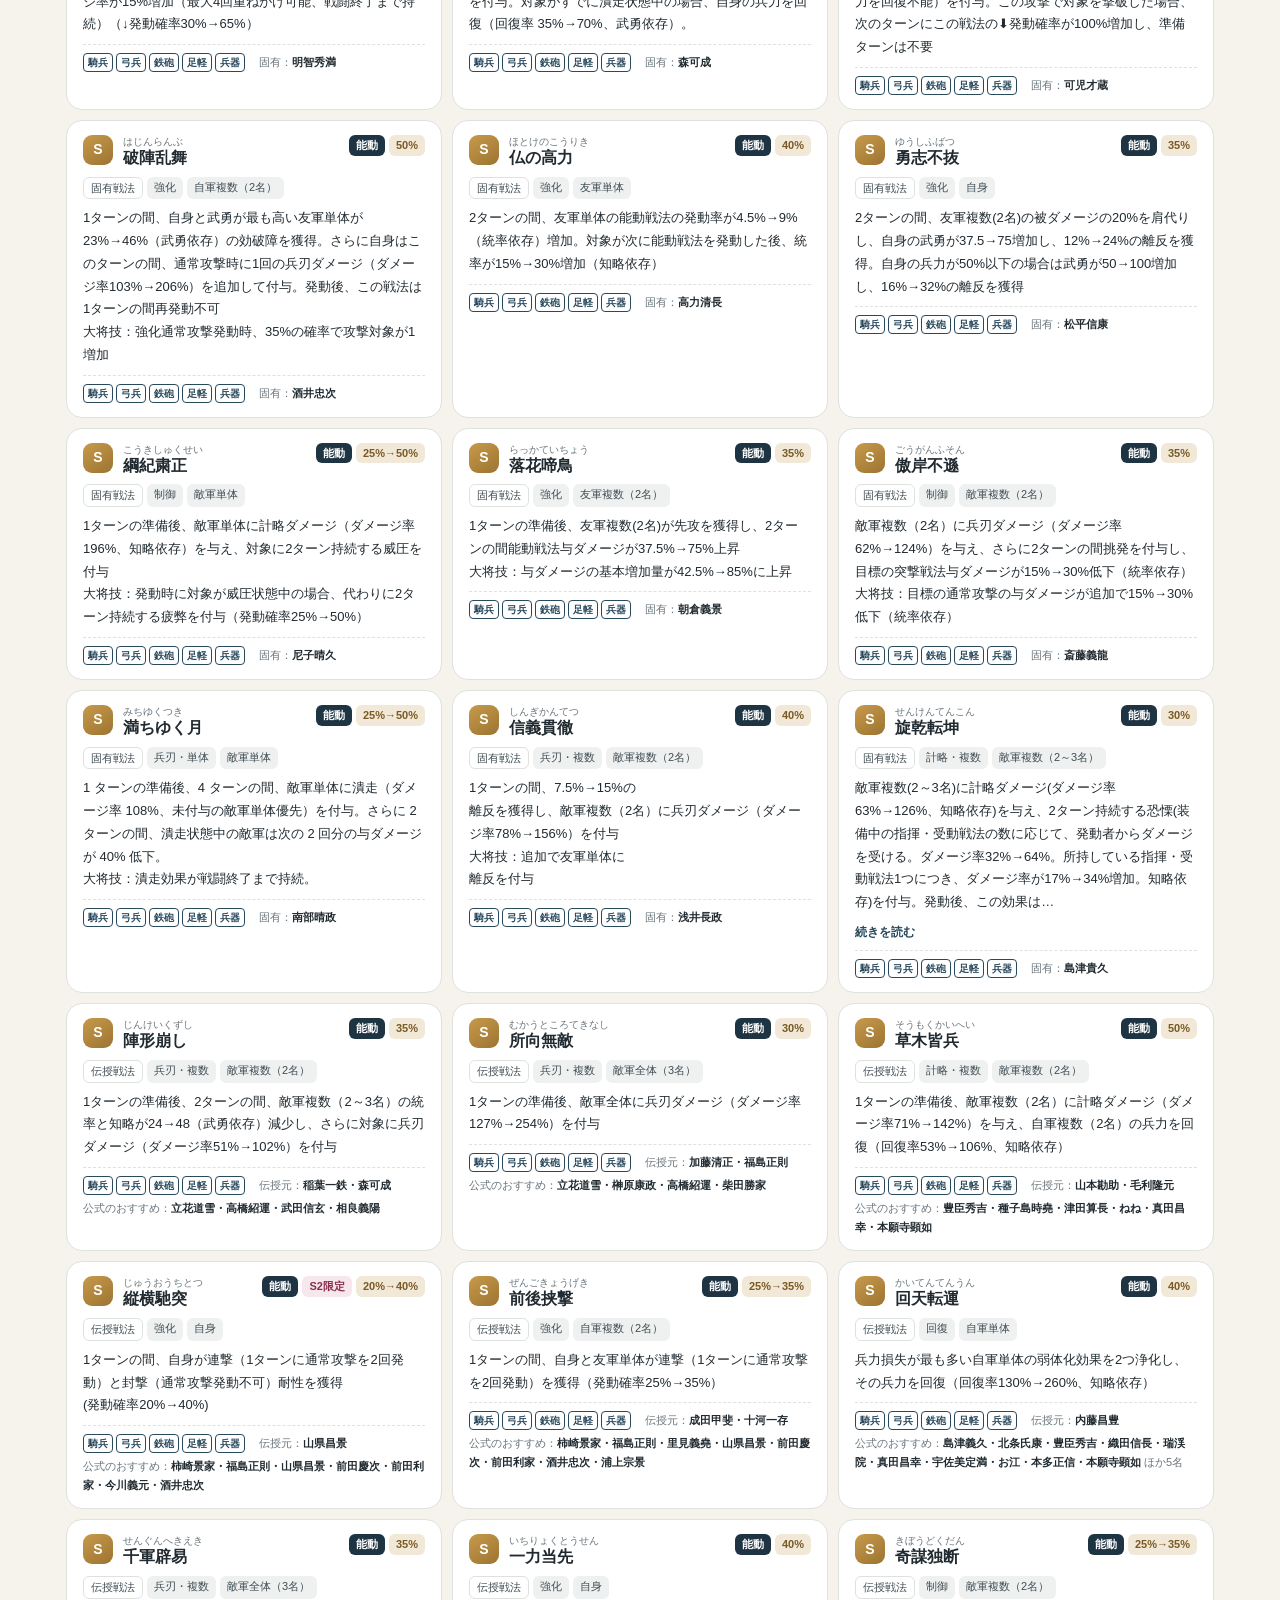
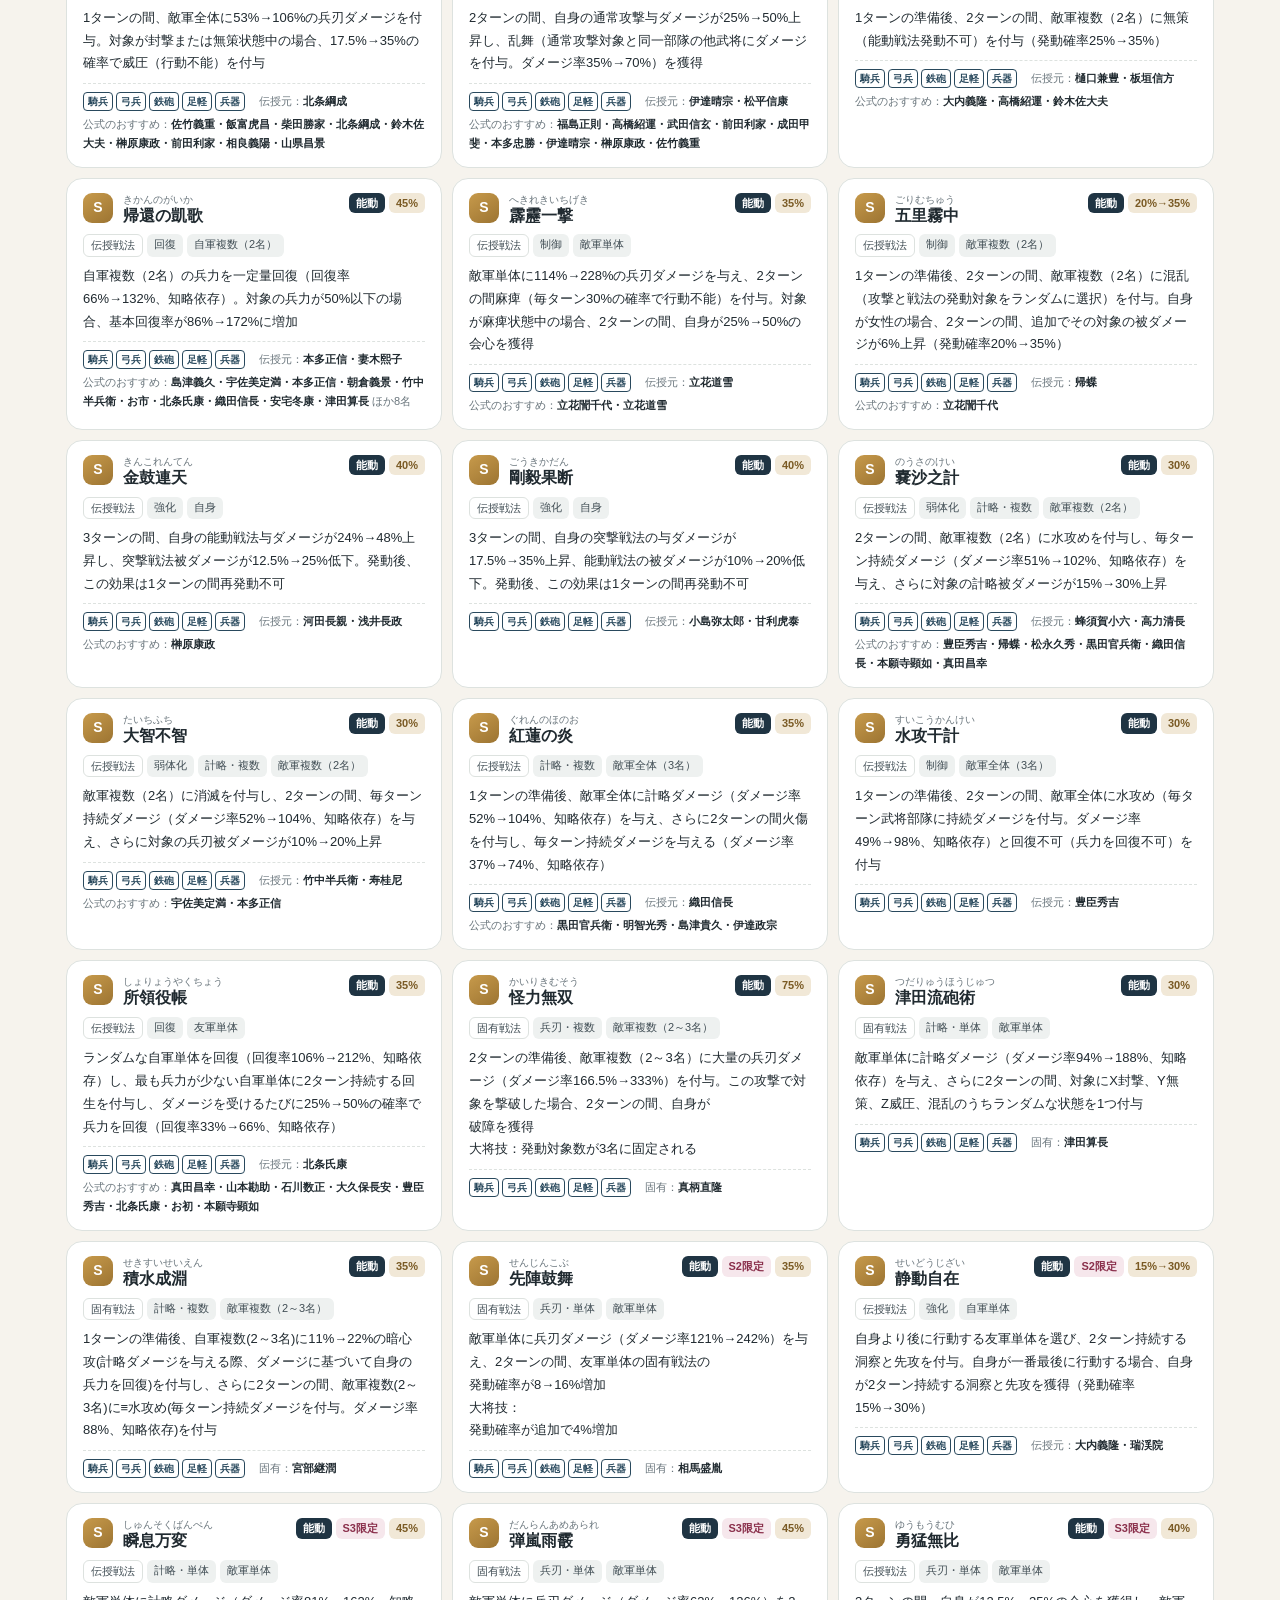
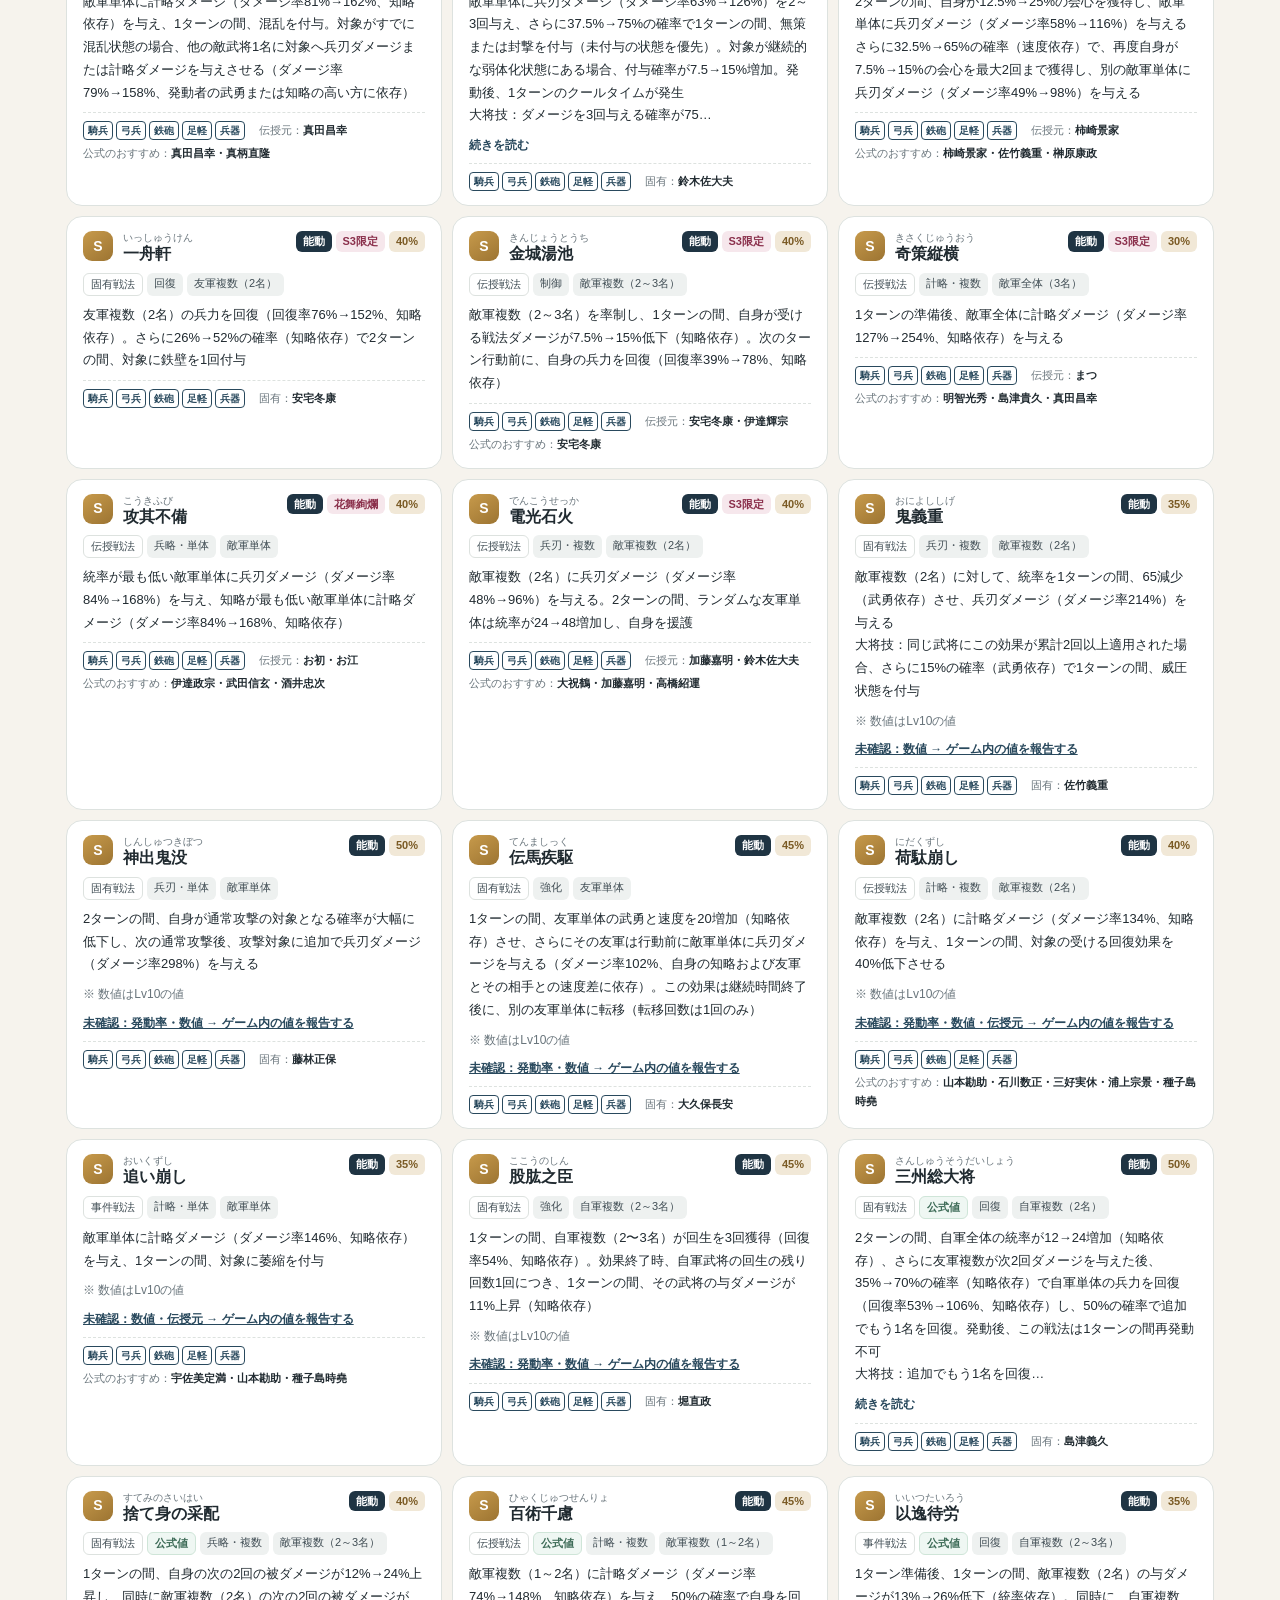
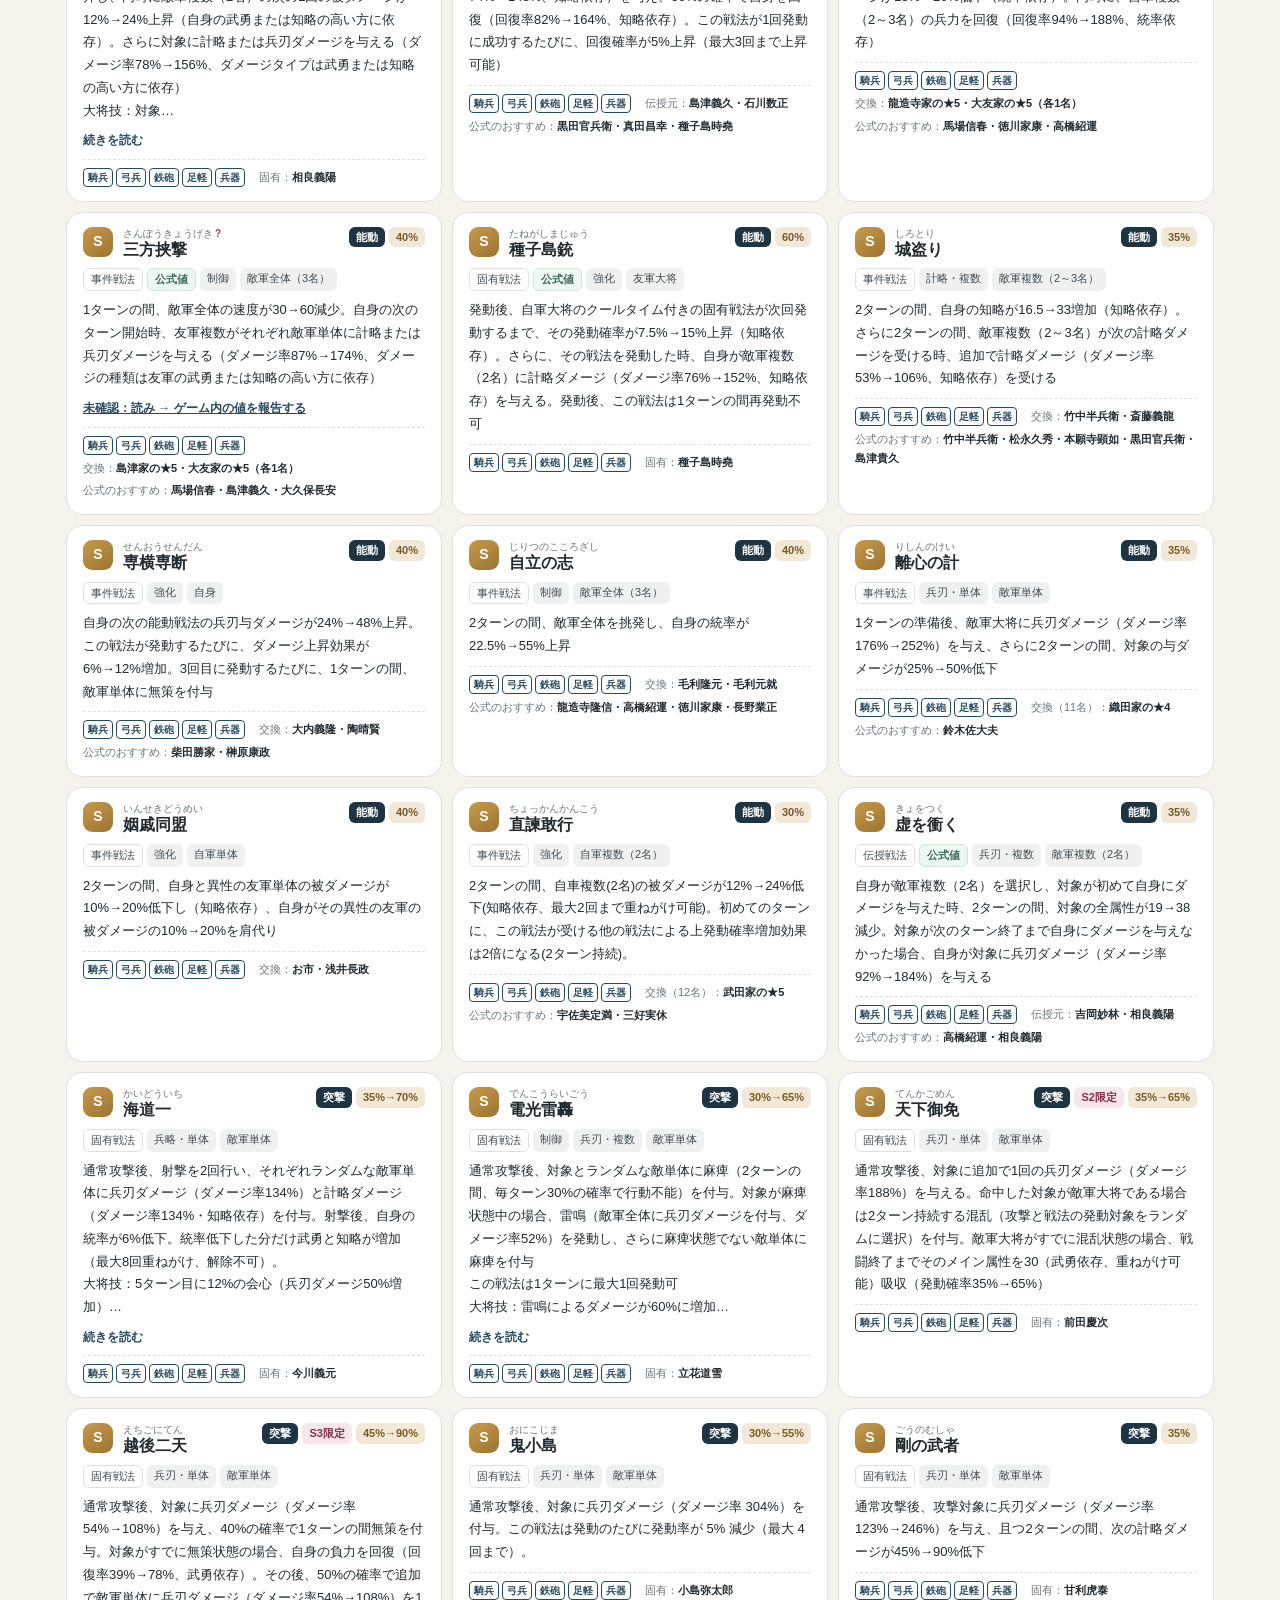
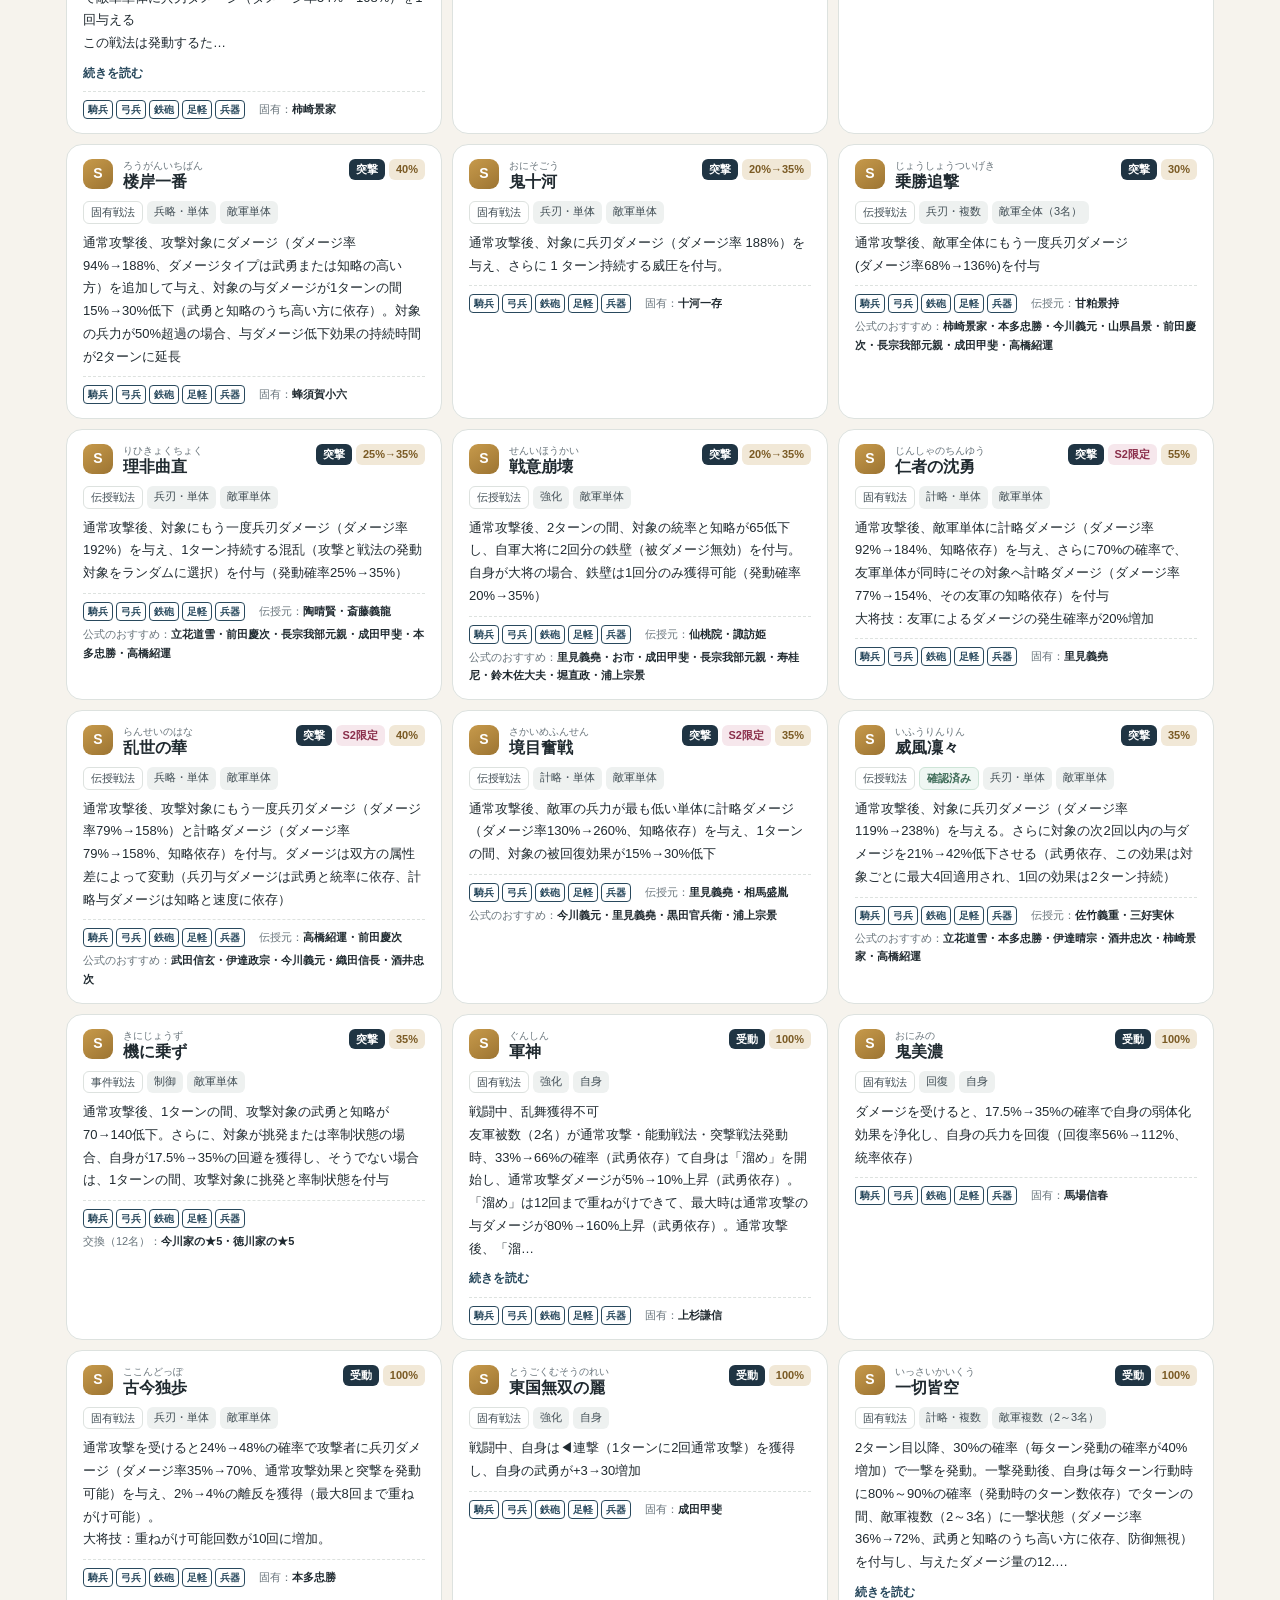
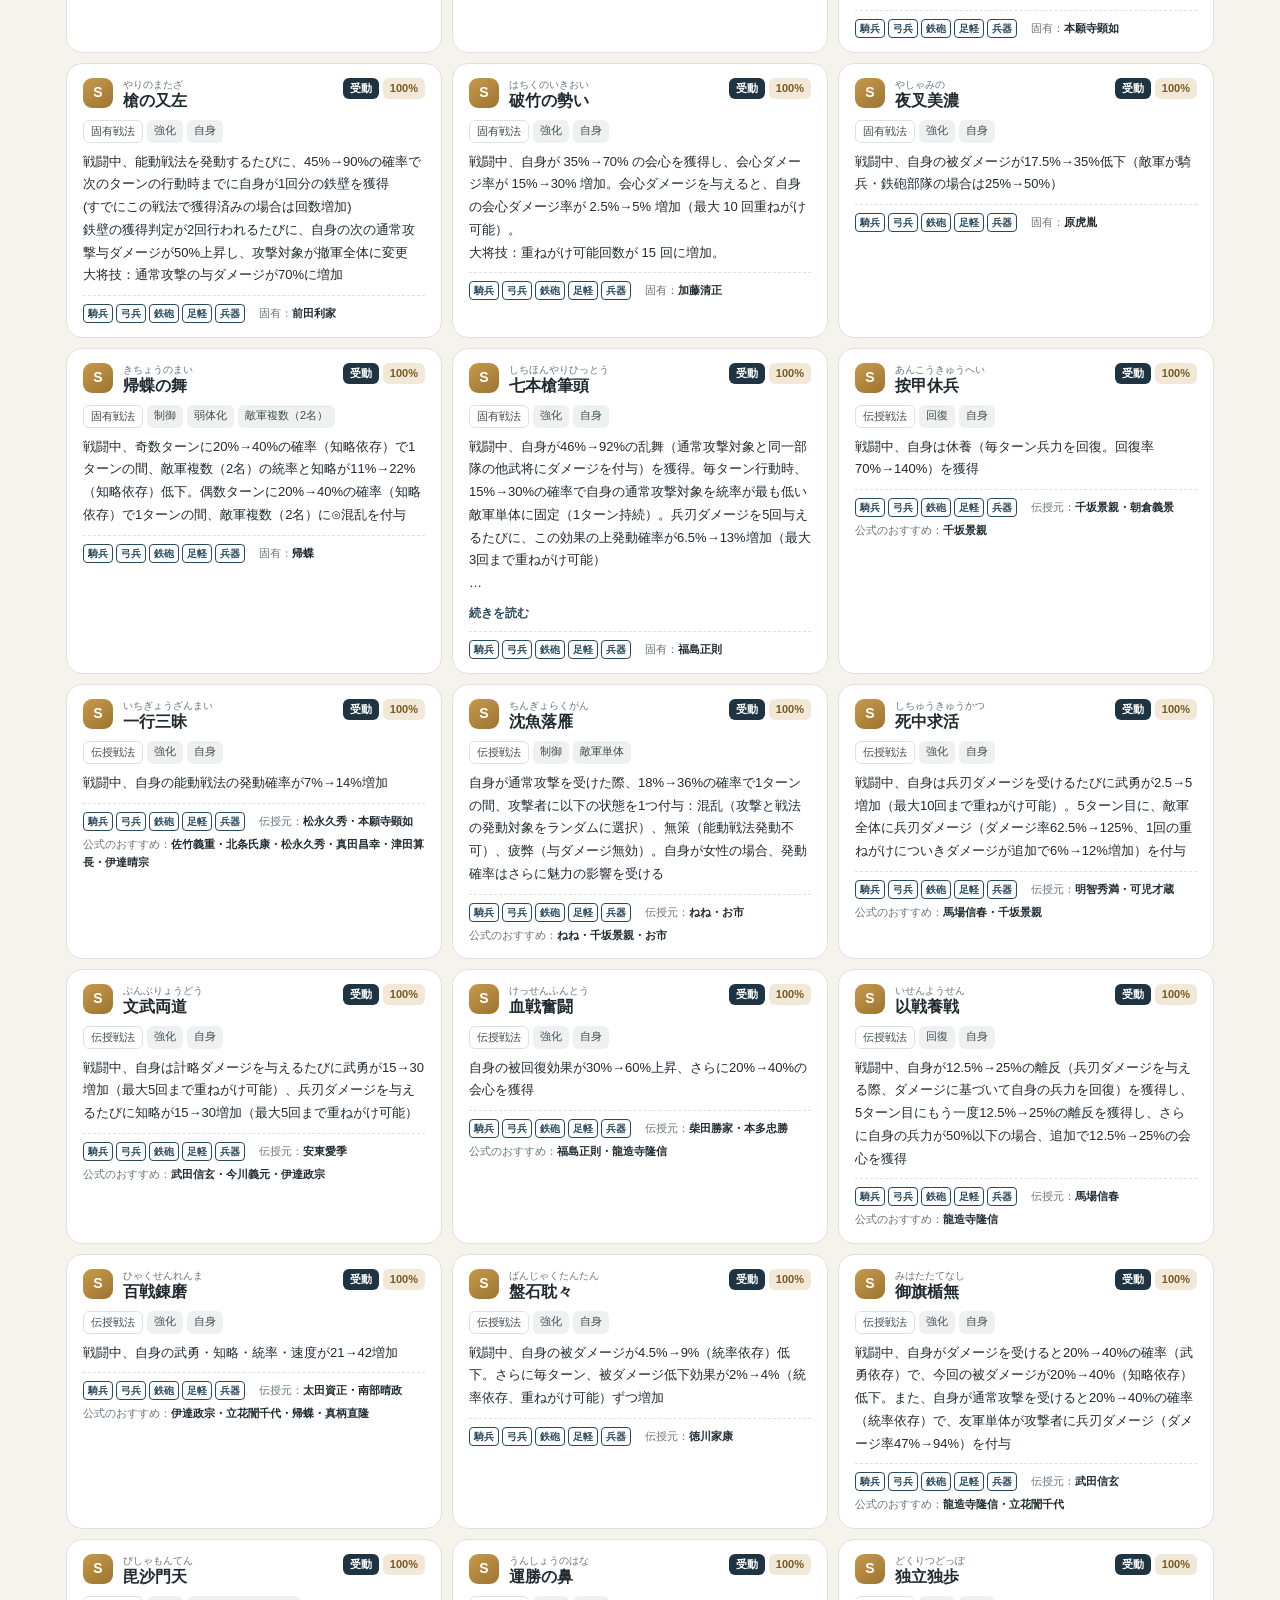
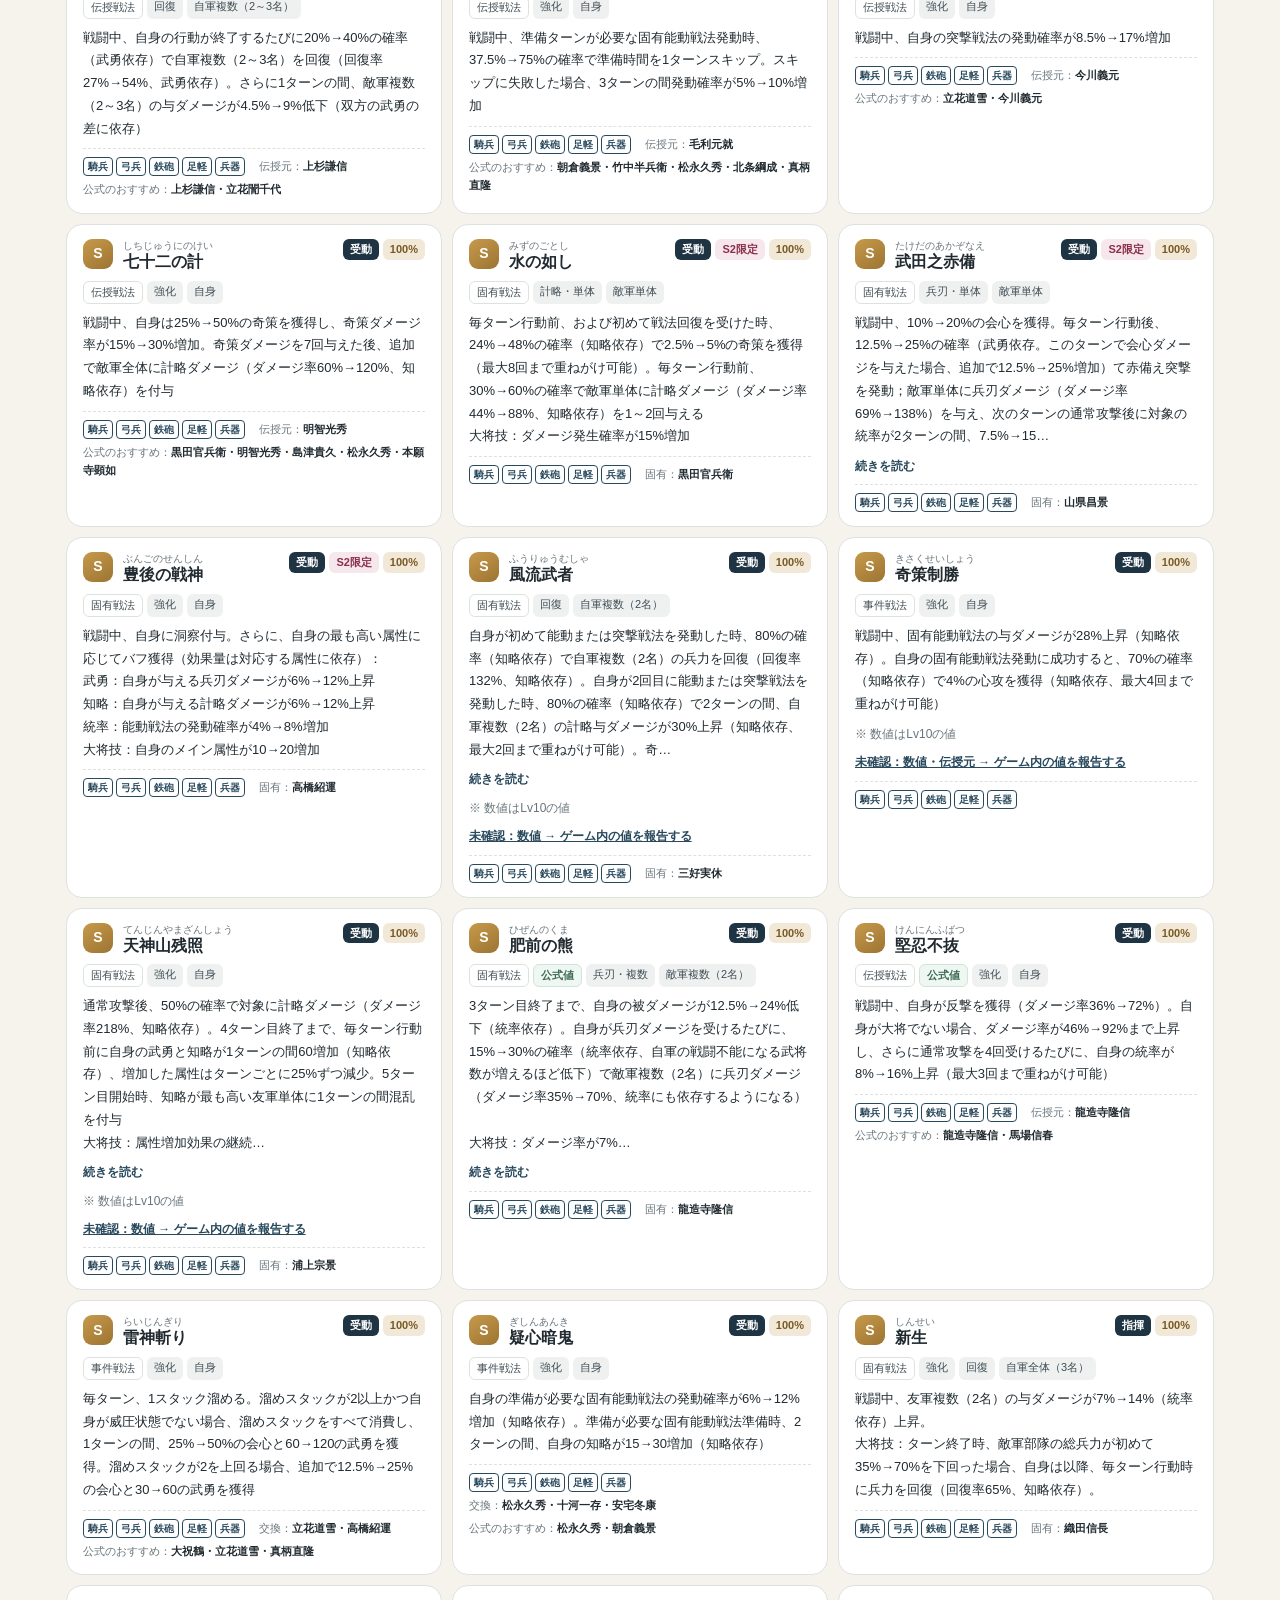
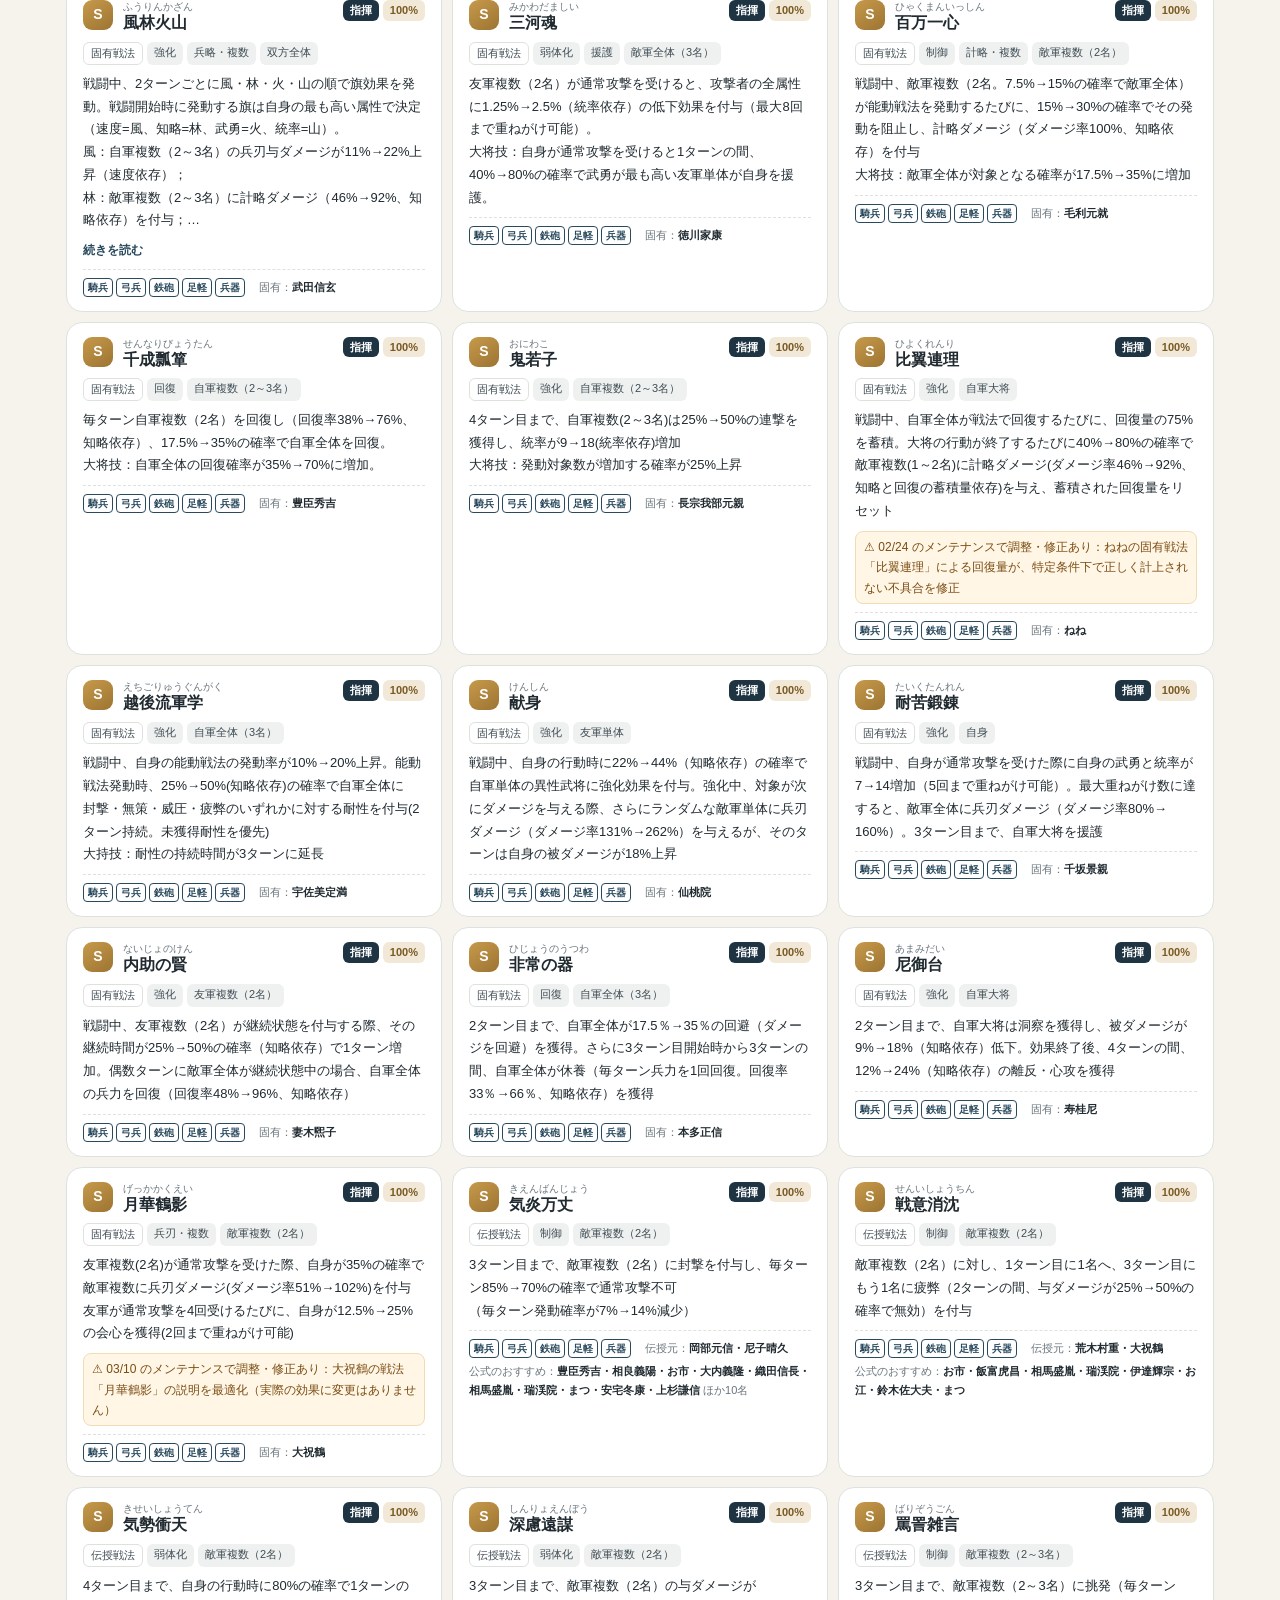
<file: tactics.html>
<!DOCTYPE html>
<html lang="ja">
<head>
<meta charset="utf-8">
<meta name="viewport" content="width=device-width, initial-scale=1, viewport-fit=cover">
<meta name="robots" content="noindex, nofollow">
<meta name="theme-color" content="#1f3443">
<title>戦法一覧 | 真戦データ帳</title>
<link rel="icon" href="data:image/svg+xml,%3Csvg xmlns=%27http://www.w3.org/2000/svg%27 viewBox=%270 0 64 64%27%3E%3Crect width=%2764%27 height=%2764%27 rx=%2714%27 fill=%27%231f3443%27/%3E%3Ctext x=%2732%27 y=%2745%27 font-size=%2736%27 text-anchor=%27middle%27 fill=%27%23f2d9a8%27 font-weight=%27900%27%3E%E7%9C%9F%3C/text%3E%3C/svg%3E">
<link rel="stylesheet" href="assets/site.css">
</head>
<body>
<main class="wrap">
  <div class="page-head">
    <div class="eyebrow">TACTICS</div>
    <h1>戦法一覧</h1>
    <p>効果内の「A→B」はLv1→Lv10の値です。兵種で絞り込むと、その兵種で装備できる戦法だけを表示します。</p>
  </div>

  <div class="card filters">
    <div class="frow"><input class="search" id="q" type="search" placeholder="戦法名・よみ・効果・武将名で検索" autocomplete="off"></div>
    <div class="frow" id="f-kind"><label>種別</label></div>
    <div class="frow" id="f-grade"><label>品質</label></div>
    <div class="frow" id="f-src"><label>入手</label></div>
    <div class="frow" id="f-type"><label>効果</label></div>
    <div class="frow" id="f-troop"><label>兵種</label></div>
  </div>

  <div class="toolbar">
    <div class="seg" id="sort">
      <button type="button" data-s="grade" aria-pressed="true">品質順</button>
      <button type="button" data-s="rate" aria-pressed="false">発動確率順</button>
      <button type="button" data-s="name" aria-pressed="false">名前順</button>
    </div>
    <label class="toggle"><input type="checkbox" id="show-unofficial"> 公式データにしかない戦法も表示（未実装・土地守備軍専用など）</label>
    <span class="count" id="count"></span>
  </div>

  <div class="tlist" id="list"></div>
</main>

<script type="module">
import { $, esc, fold, loadJSON, chipGroup, setQuery, getQuery, keepScroll } from "./assets/site.js";

const TROOPS = ["騎兵", "弓兵", "鉄砲", "足軽", "兵器"];
const KINDS = ["能動", "突撃", "受動", "指揮", "兵種", "陣法"];
const GRADES = ["S", "A", "B", "C", "D"];
const skills = await loadJSON("skills.json");
const adjustments = await loadJSON("adjustments.json").catch(() => ({}));
const formations = await loadJSON("formations.json").catch(() => ({ 編制: [] }));
// 公式のおすすめ編制・武将解説で、その戦法を推奨されている武将
const recommendedBy = new Map();
const addRec = (t, name) => {
  if (!recommendedBy.has(t)) recommendedBy.set(t, new Set());
  recommendedBy.get(t).add(name);
};
for (const f of formations.編制) {
  for (const m of f.武将) {
    for (const t of [...(m.第一 || []), ...(m.第二 || []), ...(m.推奨 || [])]) addRec(t, m.武将);
  }
}
for (const x of formations.武将解説 || []) for (const t of x.推奨) addRec(t, x.武将);
// 多いときは先頭10名＋「ほかn名」（全員は title で見られる）
const recText = (names) => `<span title="${esc(names.join("・"))}">公式のおすすめ：<b>${esc(names.slice(0, 10).join("・"))}</b>${names.length > 10 ? ` ほか${names.length - 10}名` : ""}</span>`;

const uniq = (arr) => [...new Set(arr)];
const order = (list, pref) => list.sort((a, b) => (pref.indexOf(a) + 1 || 99) - (pref.indexOf(b) + 1 || 99) || a.localeCompare(b, "ja"));
const rateNum = (s) => {
  const m = String(s.rate).match(/(\d+(?:\.\d+)?)%\s*$/);
  return m ? +m[1] : -1;
};
for (const s of skills) {
  s._q = fold([s.name, s.kana, s.desc, s.summary, ...s.owners, ...s.teachers].join(" "));
  s.source ||= "その他";
}

let sort = "grade";
const kindF = chipGroup($("#f-kind"), order(uniq(skills.map((s) => s.kind)), KINDS), render);
const gradeF = chipGroup($("#f-grade"), order(uniq(skills.map((s) => s.grade)), GRADES), render);
const srcF = chipGroup($("#f-src"), order(uniq(skills.map((s) => s.source)), ["固有戦法", "伝授戦法", "事件戦法"]), render);
const typeF = chipGroup($("#f-type"), order(uniq(skills.flatMap((s) => s.effectTypes)), []), render);
const troopF = chipGroup($("#f-troop"), TROOPS, render);
$("#q").addEventListener("input", render);
let showUnofficial = false;
$("#show-unofficial").addEventListener("change", (e) => { showUnofficial = e.target.checked; render(); });
$("#sort").addEventListener("click", (e) => {
  const b = e.target.closest("button");
  if (!b) return;
  sort = b.dataset.s;
  for (const x of $("#sort").children) x.setAttribute("aria-pressed", x === b);
  render();
});

function card(s) {
  const long = s.desc.length > 150;
  const people = s.owners.length ? `<span>固有：<b>${esc(s.owners.join("・"))}</b></span>` : "";
  const teach = s.exchange
    ? `<span title="${esc(s.teachers.join("・"))}">交換${s.teachers.length && s.exchange !== s.teachers.join("・") ? `（${s.teachers.length}名）` : ""}：<b>${esc(s.exchange)}</b></span>`
    : s.teachers.length ? `<span>伝授元：<b>${esc(s.teachers.join("・"))}</b></span>` : "";
  return `
  <article class="tcard">
    <div class="tcard-head">
      <span class="grade" data-g="${esc(s.grade)}">${esc(s.grade)}</span>
      <h3>${s.kana ? `<small>${esc(s.kana)}${s.kanaUnsure ? '<span class="kana-q" title="読みは要確認">?</span>' : ""}</small>` : ""}${esc(s.name)}</h3>
      <div class="tags">
        <span class="tag kind">${esc(s.kind)}</span>
        ${s.limited ? `<span class="tag limited" title="${esc(s.limited)}の武将の戦法">${esc(s.limited)}</span>` : ""}
        ${s.rate ? `<span class="tag rate"${s.rateUnsure ? ' title="攻略サイト間で値が食い違うため要確認"' : ""}>${esc(s.rate)}${s.rateUnsure ? "?" : ""}</span>` : ""}
      </div>
    </div>
    <div class="tags" style="justify-content:flex-start;margin:0">
      ${s.npcOnly ? '<span class="tag unofficial" title="土地守備軍が使う戦法。プレイヤーは入手できない">土地守備軍専用</span>' : s.officialOnly ? '<span class="tag unofficial" title="公式の設定データにはあるが、攻略サイトに掲載が無い">公式データのみ</span>' : `<span class="tag src">${esc(s.source)}</span>`}
      ${s.confirmed ? (s.confirmedBy === "公式" ? '<span class="tag ok" title="公式ニュースで発表された数値">公式値</span>' : '<span class="tag ok" title="一門メンバーがゲーム内で確認した数値">確認済み</span>') : ""}
      ${s.effectTypes.map((t) => `<span class="tag">${esc(t)}</span>`).join("")}
      ${s.target ? `<span class="tag">${esc(s.target)}</span>` : ""}
    </div>
    <div class="tdesc" data-full="${long ? 0 : 1}">${esc(long ? s.desc.slice(0, 150) + "…" : s.desc)}</div>
    ${long ? `<button class="more" type="button" data-id="${s.id}">続きを読む</button>` : ""}
    ${s.descHasValues ? (s.valuesNote ? `<span class="small muted">※ ${esc(s.valuesNote)}</span>` : "") : `<span class="small muted">※ ○はレベルで変わる数値（未収録）</span>`}
    ${(adjustments[s.name] || []).length ? (() => {
      const list = adjustments[s.name];
      const a = list[0];
      return `<a class="adjust" href="news.html#${a.id}" title="${esc(a.text)}">⚠ ${esc(a.date.slice(5).replace("-", "/"))} のメンテナンスで調整・修正あり${list.length > 1 ? `（ほか${list.length - 1}件）` : ""}：${esc(a.text.split("\n")[0].replace(/^[・•]\s*/, "").slice(0, 60))}</a>`;
    })() : ""}
    ${s.needsCheck.length ? `<a class="more" href="report.html?t=${encodeURIComponent(s.name)}">未確認：${esc(s.needsCheck.join("・"))} → ゲーム内の値を報告する</a>` : ""}
    <div class="tmeta">
      <span class="troops">${TROOPS.map((t) => `<i class="${s.troops.includes(t) ? "on" : ""}">${t}</i>`).join("")}</span>
      ${people}${teach}
      ${recommendedBy.has(s.name) ? recText([...recommendedBy.get(s.name)]) : ""}
    </div>
  </article>`;
}

function render() {
  setQuery({ q: $("#q").value, kind: kindF.values(), grade: gradeF.values(), src: srcF.values(), type: typeF.values(), troop: troopF.values(), sort: sort === "grade" ? "" : sort, all: showUnofficial });
  const q = fold($("#q").value);
  const rows = skills.filter((s) =>
    kindF.test(s.kind) && gradeF.test(s.grade) && srcF.test(s.source) && typeF.test(s.effectTypes) && troopF.test(s.troops) && (!q || s._q.includes(q)) && (showUnofficial || !s.officialOnly));
  if (sort === "rate") rows.sort((a, b) => rateNum(b) - rateNum(a) || GRADES.indexOf(a.grade) - GRADES.indexOf(b.grade));
  else if (sort === "name") rows.sort((a, b) => (a.kana || a.name).localeCompare(b.kana || b.name, "ja"));
  else rows.sort((a, b) => GRADES.indexOf(a.grade) - GRADES.indexOf(b.grade) || KINDS.indexOf(a.kind) - KINDS.indexOf(b.kind) || a.id - b.id);
  $("#count").textContent = `${rows.length} / ${skills.filter((s) => showUnofficial || !s.officialOnly).length} 種`;
  $("#list").innerHTML = rows.length ? rows.map(card).join("") : `<div class="empty card">該当する戦法がありません</div>`;
}

$("#list").addEventListener("click", (e) => {
  const b = e.target.closest(".more");
  if (!b) return;
  const s = skills.find((x) => x.id === +b.dataset.id);
  b.previousElementSibling.textContent = s.desc;
  b.remove();
});

// 検索条件は URL に残す（リンク先から戻ったとき、見ていた状態に戻すため）
$("#q").value = getQuery("q");
kindF.set(getQuery("kind", true));
gradeF.set(getQuery("grade", true));
srcF.set(getQuery("src", true));
typeF.set(getQuery("type", true));
troopF.set(getQuery("troop", true));
showUnofficial = $("#show-unofficial").checked = getQuery("all") === "1";
const initialSort = $(`#sort button[data-s="${CSS.escape(getQuery("sort") || "grade")}"]`);
if (initialSort) {
  sort = initialSort.dataset.s;
  for (const x of $("#sort").children) x.setAttribute("aria-pressed", x === initialSort);
}
render();
keepScroll("tactics-scroll");
</script>
</body>
</html>
</file>
<file: assets/site.css>
:root{
  --paper:#f6f3ed;--surface:#fff;--surface2:#fafaf8;--ink:#202a30;--muted:#68747b;
  --navy:#1f3443;--navy2:#29495d;--gold:#b38a45;--gold-soft:#f1e8d7;--line:#dde2df;
  --warn:#9c443b;--warn-bg:#fff4f1;--ok:#3c6a56;--ok-bg:#eff7f3;
  --shadow:0 12px 30px rgba(24,39,48,.08);--radius:18px;
  --f-oda:#b3423a;--f-toyotomi:#c08a1e;--f-tokugawa:#3a6b3f;--f-takeda:#9a2f2f;--f-uesugi:#2f5d8a;--f-gun:#5d5f66;
}
*{box-sizing:border-box;min-width:0}
html{scroll-behavior:smooth;overflow-x:hidden}
body{margin:0;background:var(--paper);color:var(--ink);font-family:-apple-system,BlinkMacSystemFont,"Segoe UI","Hiragino Sans","Yu Gothic UI","Yu Gothic",Meiryo,sans-serif;line-height:1.7;-webkit-text-size-adjust:100%}
a{color:inherit}
button,input,select{font:inherit;color:inherit}

/* ---------- topbar ---------- */
.topbar{position:sticky;top:0;z-index:50;background:rgba(31,52,67,.97);color:#fff;padding-top:env(safe-area-inset-top);box-shadow:0 2px 14px rgba(0,0,0,.15)}
.topbar-inner{max-width:1180px;margin:auto;min-height:60px;padding:0 16px;display:flex;align-items:center;gap:14px}
.brand{display:flex;align-items:center;gap:10px;text-decoration:none;flex-shrink:0}
.brand-mark{width:34px;height:34px;border:1px solid rgba(255,255,255,.35);border-radius:10px;display:grid;place-items:center;font-weight:900;color:#f2d9a8}
.brand strong{display:block;font-size:15px;line-height:1.15}
.brand small{display:block;color:#cfd9df;font-size:10px}
.nav{display:flex;gap:4px;margin-left:auto;overflow-x:auto;scrollbar-width:none}
.nav::-webkit-scrollbar{display:none}
.nav a{text-decoration:none;font-size:13px;padding:7px 11px;border-radius:999px;white-space:nowrap;color:#dfe7eb}
.nav a:hover{background:rgba(255,255,255,.1)}
.nav a[aria-current=page]{background:#fff;color:var(--navy);font-weight:800}

/* ---------- layout ---------- */
.wrap{max-width:1180px;margin:auto;padding:22px 16px 80px}
.page-head{margin:6px 0 18px}
.eyebrow{font-size:11px;letter-spacing:.15em;color:var(--gold);font-weight:800}
.page-head h1{font-size:clamp(24px,4vw,32px);line-height:1.2;margin:4px 0 6px}
.page-head p{margin:0;color:var(--muted);font-size:13px}
.card{background:var(--surface);border:1px solid var(--line);border-radius:var(--radius);padding:18px;box-shadow:0 7px 22px rgba(28,42,49,.045)}
.muted{color:var(--muted)}
.small{font-size:12px}
.note{font-size:12px;color:var(--muted);margin-top:10px}
.badge-warn{display:inline-block;font-size:11px;font-weight:800;color:var(--warn);background:var(--warn-bg);border:1px solid #efcfc8;border-radius:999px;padding:1px 8px;vertical-align:middle}

/* ---------- hero (top page) ---------- */
.hero{background:linear-gradient(145deg,#1f3443,#31546a);color:#fff;border-radius:26px;padding:clamp(22px,4vw,40px);box-shadow:var(--shadow);position:relative;overflow:hidden}
.hero:after{content:"";position:absolute;width:240px;height:240px;border:1px solid rgba(255,255,255,.09);border-radius:50%;right:-95px;top:-80px;box-shadow:0 0 0 40px rgba(255,255,255,.025),0 0 0 80px rgba(255,255,255,.02)}
.hero .eyebrow{color:#e8c98f}
.hero h1{font-size:clamp(28px,5vw,42px);line-height:1.15;margin:8px 0 10px;position:relative;z-index:1}
.hero p{margin:0;color:#e3eaee;max-width:640px;position:relative;z-index:1}
.hero-stats{display:flex;flex-wrap:wrap;gap:8px;margin-top:18px;position:relative;z-index:1}
.hero-stats span{background:rgba(255,255,255,.11);border:1px solid rgba(255,255,255,.16);padding:6px 11px;border-radius:999px;font-size:12px}
.section-title{font-size:13px;letter-spacing:.12em;color:var(--muted);font-weight:800;margin:34px 0 12px}
.tiles{display:grid;grid-template-columns:repeat(auto-fill,minmax(250px,1fr));gap:12px}
.tile{display:flex;flex-direction:column;gap:6px;text-decoration:none;background:var(--surface);border:1px solid var(--line);border-radius:var(--radius);padding:18px;box-shadow:0 7px 22px rgba(28,42,49,.045);transition:.15s;position:relative}
.tile:hover{border-color:#c4a56f;transform:translateY(-2px);box-shadow:var(--shadow)}
.tile-icon{width:40px;height:40px;border-radius:12px;background:var(--gold-soft);color:var(--gold);display:grid;place-items:center;font-size:20px;font-weight:900}
.tile strong{font-size:16px}
.tile span{font-size:12px;color:var(--muted)}
.tile.ext:after{content:"↗";position:absolute;right:16px;top:14px;color:var(--muted);font-size:14px}

/* ---------- filters ---------- */
.filters{display:grid;gap:10px;margin-bottom:14px}
.frow{display:flex;flex-wrap:wrap;align-items:center;gap:6px}
.frow > label{font-size:11px;font-weight:800;color:var(--muted);width:52px;flex-shrink:0}
.chip{border:1px solid var(--line);background:var(--surface2);border-radius:999px;padding:4px 11px;font-size:12px;cursor:pointer;line-height:1.5}
.chip:hover{border-color:#c4a56f}
.chip[aria-pressed=true]{background:var(--navy);border-color:var(--navy);color:#fff;font-weight:700}
.search{flex:1;min-width:200px;border:1px solid var(--line);border-radius:12px;padding:8px 12px;background:#fff;font-size:14px}
.search:focus,.chip:focus-visible,select:focus{outline:2px solid var(--gold);outline-offset:1px}
.toolbar{display:flex;flex-wrap:wrap;align-items:center;gap:10px;margin:4px 0 10px}
.count{font-size:12px;color:var(--muted);margin-left:auto}
.lv-ctl{display:flex;align-items:center;gap:8px;font-size:12px;background:#fff;border:1px solid var(--line);border-radius:12px;padding:5px 10px}
.lv-ctl input[type=range]{width:140px;accent-color:var(--navy)}
.lv-ctl output{font-weight:800;min-width:42px}
.seg{display:inline-flex;border:1px solid var(--line);border-radius:10px;overflow:hidden;background:#fff}
.seg button{border:0;background:none;padding:5px 11px;font-size:12px;cursor:pointer}
.seg button[aria-pressed=true]{background:var(--navy);color:#fff;font-weight:700}

/* ---------- table ---------- */
.table-wrap{overflow:auto;border:1px solid var(--line);border-radius:var(--radius);background:#fff;max-height:calc(100vh - 140px)}
table.data{border-collapse:separate;border-spacing:0;width:100%;font-size:13px}
table.data th,table.data td{padding:8px 10px;border-bottom:1px solid #eef0ee;white-space:nowrap;text-align:left}
table.data thead th{position:sticky;top:0;background:#f3f1ec;font-size:11px;color:#4b5960;z-index:2;cursor:pointer;user-select:none}
table.data thead th.num,table.data td.num{text-align:right;font-variant-numeric:tabular-nums}
table.data thead th[aria-sort=ascending]:after{content:" ▲";color:var(--gold)}
table.data thead th[aria-sort=descending]:after{content:" ▼";color:var(--gold)}
table.data tbody tr{cursor:pointer}
table.data tbody tr:hover td{background:#faf7f0}
table.data td.name{font-weight:800;position:sticky;left:0;background:#fff;z-index:1}
table.data thead th.name{position:sticky;left:0;z-index:3}
table.data tbody tr:hover td.name{background:#faf7f0}
td .kana{display:block;font-size:10px;color:var(--muted);font-weight:400;line-height:1.2}
td .growth{font-size:10px;color:var(--muted);margin-left:3px}
.na{color:#b8bfc2}
.lv50only{color:#9aa3a8;font-style:italic}
.badge-lv50{display:inline-block;font-size:9px;font-weight:700;color:var(--muted);border:1px solid var(--line);border-radius:4px;padding:0 4px;vertical-align:middle;margin-left:2px}
.kana-q{color:var(--warn);font-weight:800;margin-left:2px;cursor:help}
.tag.unofficial{background:var(--warn-bg);color:var(--warn);border:1px solid #efcfc8}
.toggle{display:inline-flex;align-items:center;gap:6px;font-size:12px;color:var(--muted)}
.stars{color:var(--gold);letter-spacing:-1px;font-size:12px}
.fac{display:inline-block;font-size:11px;font-weight:800;color:#fff;border-radius:6px;padding:1px 7px}
.fac[data-f=織田]{background:var(--f-oda)}.fac[data-f=豊臣]{background:var(--f-toyotomi)}.fac[data-f=徳川]{background:var(--f-tokugawa)}
.fac[data-f=武田]{background:var(--f-takeda)}.fac[data-f=上杉]{background:var(--f-uesugi)}.fac[data-f=群雄]{background:var(--f-gun)}
.hl{background:var(--gold-soft);font-weight:800}

/* ---------- tactic cards ---------- */
.tlist{display:grid;grid-template-columns:repeat(auto-fill,minmax(340px,1fr));gap:10px}
.tcard{background:#fff;border:1px solid var(--line);border-radius:16px;padding:14px 16px;display:flex;flex-direction:column;gap:8px}
.tcard-head{display:flex;align-items:flex-start;gap:10px}
.grade{flex-shrink:0;width:30px;height:30px;border-radius:9px;display:grid;place-items:center;font-weight:900;color:#fff;background:#8b8f94;font-size:14px}
.grade[data-g=S]{background:linear-gradient(145deg,#c79a4b,#9c7432)}
.grade[data-g=A]{background:linear-gradient(145deg,#8a62b8,#6a4596)}
.grade[data-g=B]{background:linear-gradient(145deg,#4f7fb0,#355f8c)}
.tcard h3{margin:0;font-size:16px;line-height:1.3}
.tcard h3 small{display:block;font-size:10px;color:var(--muted);font-weight:400}
.tags{display:flex;flex-wrap:wrap;gap:4px;margin-left:auto;justify-content:flex-end}
.tag{font-size:11px;border-radius:6px;padding:1px 7px;background:#eef1f0;color:#3f4c53;white-space:nowrap}
.tag.kind{background:var(--navy);color:#fff;font-weight:700}
.tag.rate{background:var(--gold-soft);color:#7a5a24;font-weight:800}
.tag.src{background:#fff;border:1px solid var(--line)}
.tdesc{font-size:13px;line-height:1.75;white-space:pre-line}
.tmeta{display:flex;flex-wrap:wrap;gap:4px 14px;font-size:11px;color:var(--muted);border-top:1px dashed var(--line);padding-top:8px}
.tmeta b{color:var(--ink);font-weight:700}
.troops{display:inline-flex;gap:3px}
.troops i{font-style:normal;font-size:10px;border:1px solid var(--line);border-radius:4px;padding:0 4px;color:var(--muted)}
.troops i.on{border-color:var(--navy2);color:var(--navy2);font-weight:800}
.more{border:0;background:none;color:var(--navy2);font-size:12px;cursor:pointer;padding:0;text-align:left;font-weight:700}

/* ---------- dialog ---------- */
dialog{border:0;border-radius:22px;padding:0;max-width:720px;width:calc(100% - 24px);box-shadow:0 30px 80px rgba(0,0,0,.3);color:var(--ink)}
dialog::backdrop{background:rgba(20,30,38,.55)}
.dlg-head{background:linear-gradient(145deg,#1f3443,#31546a);color:#fff;padding:20px 22px;position:relative}
.dlg-head h2{margin:2px 0 4px;font-size:24px}
.dlg-head .kana{color:#cfd9df;font-size:12px}
.dlg-close{position:absolute;right:14px;top:14px;border:1px solid rgba(255,255,255,.35);background:rgba(255,255,255,.1);color:#fff;border-radius:10px;width:36px;height:36px;cursor:pointer;font-size:16px}
.dlg-body{padding:18px 22px 22px;display:grid;gap:18px;max-height:70vh;overflow:auto}
.dlg-body h3{font-size:14px;margin:0 0 8px;padding-left:10px;border-left:3px solid var(--gold)}
.kv{display:flex;flex-wrap:wrap;gap:6px}
.kv span{font-size:12px;background:rgba(255,255,255,.12);border:1px solid rgba(255,255,255,.2);border-radius:999px;padding:2px 10px}
table.mini{border-collapse:collapse;width:100%;font-size:13px}
table.mini th,table.mini td{padding:6px 8px;border-bottom:1px solid #eef0ee;text-align:right;font-variant-numeric:tabular-nums}
table.mini th:first-child,table.mini td:first-child{text-align:left}
table.mini thead th{font-size:11px;color:var(--muted);font-weight:700}
.trait{display:grid;grid-template-columns:52px 1fr;gap:8px;font-size:13px;padding:6px 0;border-bottom:1px solid #eef0ee}
.trait .rk{font-size:11px;font-weight:800;color:var(--gold)}
.trait b{display:block}
.trait p{margin:0;color:#4b5960;font-size:12px}

/* ---------- exp page ---------- */
.grid2{display:grid;grid-template-columns:1fr 1fr;gap:14px}
.calc{display:grid;gap:10px}
.calc-row{display:flex;flex-wrap:wrap;align-items:center;gap:8px;font-size:14px}
.calc select,.calc input[type=number]{border:1px solid var(--line);border-radius:10px;padding:6px 10px;background:#fff;width:auto}
.calc input[type=number]{width:90px}
.result{background:var(--gold-soft);border-radius:14px;padding:14px 16px;margin-top:12px}
.calc-table td{vertical-align:middle;cursor:default}
.calc-table tbody tr:hover td{background:#fff}
.calc-table input[type=number]{width:64px;border:1px solid var(--line);border-radius:8px;padding:4px 6px;text-align:right;background:#fff}
.calc-table select{border:1px solid var(--line);border-radius:8px;padding:3px 6px;background:#fff}
.calc-table tfoot td{background:#f3f1ec;border-top:1px solid var(--line)}
.calc-table .grade{width:26px;height:26px;font-size:12px}
.calc-opts{display:flex;flex-wrap:wrap;gap:6px 18px;margin-top:12px}
.calc-opts #shop{display:flex;flex-wrap:wrap;gap:6px 18px}
.calc-opts .toggle{font-size:13px;color:var(--ink)}
.result .big{font-size:28px;font-weight:900;color:var(--navy)}
.result ul{margin:6px 0 0;padding-left:18px;font-size:13px}

.empty{padding:40px;text-align:center;color:var(--muted)}

/* ---------- report page ---------- */
.rp-h{margin:0 0 8px;font-size:17px}
.rp-group{margin-bottom:10px}
.rp-group .frow{margin-top:4px}
.rp-form{display:grid;gap:10px}
.rp-row{display:flex;align-items:center;gap:10px;margin-top:8px}
.rp-row > span{width:64px;flex-shrink:0;font-size:12px;font-weight:800;color:var(--muted)}
.rp-row input{flex:1;border:1px solid var(--line);border-radius:10px;padding:8px 10px;background:#fff;font-size:15px}
.rp-select{flex:1;border:1px solid var(--line);border-radius:10px;padding:8px 10px;background:#fff;font-size:15px}
.rp-row input:focus{outline:2px solid var(--gold);outline-offset:1px}
.rp-tags{display:flex;flex-wrap:wrap;align-items:center;gap:6px;margin:4px 0 8px}
.rp-tags .grade{width:26px;height:26px;font-size:12px}
.rp-template{background:var(--surface2);border:1px solid var(--line);border-radius:12px;padding:12px 14px;font-size:14px;line-height:1.9;white-space:pre-line}
.rp-template .slot{display:inline-block;color:#fff;background:var(--navy);border-radius:6px;padding:0 5px;margin:0 1px;font-weight:800}
.rp-current{margin-top:6px;font-size:13px}
.rp-current summary{cursor:pointer;color:var(--navy2);font-weight:700;font-size:12px}
.rp-out{width:100%;font:13px/1.7 ui-monospace,Consolas,"Yu Gothic",monospace;border:1px solid var(--line);border-radius:12px;padding:10px 12px;background:#fbfaf7;white-space:pre-wrap;margin:0;resize:vertical}
.rp-actions{display:flex;align-items:center;gap:12px;margin-top:10px}
.rp-btn{border:0;background:var(--navy);color:#fff;border-radius:12px;padding:10px 22px;font-weight:800;cursor:pointer;font-size:15px}
.rp-btn:disabled{opacity:.4;cursor:default}
.tag.ok{background:var(--ok-bg);color:var(--ok);border:1px solid #cfe5d8;font-weight:700}
footer{max-width:1180px;margin:0 auto;padding:0 16px 40px;font-size:11px;color:var(--muted)}

@media (max-width:760px){
  .topbar-inner{flex-wrap:wrap;padding:8px 12px;gap:6px}
  .nav{margin-left:0;width:100%}
  .brand small{display:none}
  .grid2{grid-template-columns:1fr}
  .tlist{grid-template-columns:1fr}
  .frow > label{width:100%}
  .table-wrap{max-height:none}
}

/* ---------- news ---------- */
.news-list{display:grid;gap:8px}
.news-item{background:#fff;border:1px solid var(--line);border-radius:14px;overflow:hidden}
.news-head{all:unset;box-sizing:border-box;display:flex;flex-wrap:wrap;align-items:center;gap:6px 10px;width:100%;padding:12px 14px;cursor:pointer}
.news-head:hover{background:#faf7f0}
.news-head:focus-visible{outline:2px solid var(--gold);outline-offset:-2px}
.news-date{font-size:12px;color:var(--muted);font-variant-numeric:tabular-nums}
.news-title{font-weight:800;font-size:14px;flex:1 1 260px}
.news-cat[data-c=メンテナンス]{background:#e4ecf3;color:#28506f}
.news-cat[data-c=武将・戦法]{background:var(--gold-soft);color:#7a5a24}
.news-cat[data-c=大名録・戦況]{background:#efe6f5;color:#5b3a7a}
.news-cat[data-c=イベント]{background:var(--ok-bg);color:var(--ok)}
.news-sum{margin:-6px 14px 10px;font-size:12px;color:var(--muted)}
.news-body{border-top:1px dashed var(--line);padding:12px 14px}
.news-img-bar{margin-bottom:12px}
.news-html{font-size:14px;line-height:1.8;overflow-wrap:anywhere}
.news-html p{margin:0 0 10px}
.news-html img{display:block;max-width:100%;height:auto;margin:8px auto;border-radius:6px}
.news-html table{border-collapse:collapse;font-size:12px;display:block;overflow-x:auto}
.news-html td,.news-html th{border:1px solid var(--line);padding:4px 6px}
.home-news{display:grid;gap:6px}
.home-news a{display:flex;gap:10px;align-items:baseline;text-decoration:none;background:#fff;border:1px solid var(--line);border-radius:12px;padding:10px 14px}
.home-news a:hover{border-color:#c4a56f}

/* ---------- limited / adjustments ---------- */
.tag.limited{background:#f6e7ec;color:#8a2f4b;font-weight:700}
.badge-lim{display:inline-block;font-size:9px;font-weight:800;color:#8a2f4b;background:#f6e7ec;border-radius:4px;padding:0 4px;vertical-align:middle;margin-left:2px}
.adjust{display:block;font-size:12px;color:#7a4b12;background:#fff6e5;border:1px solid #f1dcb4;border-radius:8px;padding:5px 8px;text-decoration:none}
.adjust:hover{border-color:#d9b06c}

/* ---------- mobile layout fixes ---------- */
/* タグ・チップ・メニューは縮めない（入りきらなければ次の行に回す） */
.tag,.chip,.badge-warn,.badge-lv50,.badge-lim,.fac,.news-date,.nav a{flex-shrink:0;white-space:nowrap}
.home-news a{flex-wrap:wrap;row-gap:4px}
.home-news .news-title{flex:1 1 200px}
@media (max-width:760px){
  /* メニューは横スクロールではなく 3列×2段 のボタンにする */
  .nav{display:grid;grid-template-columns:repeat(4,1fr);gap:4px;overflow:visible;padding-bottom:4px}
  .nav a{text-align:center;padding:6px 2px;font-size:12px;border:1px solid rgba(255,255,255,.18)}
  .tcard-head{flex-wrap:wrap}
  .tcard-head .tags{margin-left:0;justify-content:flex-start;width:100%}
}
@media (max-width:760px){
  .topbar{position:static}
}
.rp-row .search{min-width:0}

/* ---------- recommendations ---------- */
.rec-top{display:flex;flex-wrap:wrap;gap:6px}
.rec-item{display:inline-flex;align-items:center;gap:3px}
.rec-item i{font-style:normal;font-size:11px;color:var(--muted)}
.rec-note{padding:8px 10px;border:1px solid var(--line);border-radius:8px;background:var(--surface2);margin-bottom:8px}
.rec-tac{display:inline-flex;align-items:center;gap:4px;text-decoration:none;background:#f4f1ea;border:1px solid var(--line);border-radius:8px;padding:2px 8px;font-size:13px;font-weight:700;white-space:nowrap}
.rec-tac:hover{border-color:#c4a56f}
.rec-tac .g{font-size:10px;color:#fff;border-radius:4px;padding:0 4px;background:#8b8f94}
.rec-tac .g[data-g=S]{background:#b0853c}.rec-tac .g[data-g=A]{background:#7a55a6}.rec-tac .g[data-g=B]{background:#466f9c}
.rec-detail{margin-top:10px}
.rec-detail summary{cursor:pointer;color:var(--navy2);font-weight:700;font-size:13px}
.rec-card{border:1px solid var(--line);border-radius:12px;padding:10px 12px;margin-top:8px;background:#fcfbf8}
.rec-head{display:flex;flex-wrap:wrap;align-items:center;gap:6px;margin-bottom:6px}
.rec-table th{width:68px;white-space:nowrap;font-size:11px;color:var(--muted);font-weight:700;vertical-align:top}
.rec-table td{text-align:left!important;line-height:1.9}
@media (max-width:360px){
  .dlg-body{padding:14px 12px 18px}
  .dlg-body table.mini th,.dlg-body table.mini td{padding:5px 3px;font-size:12px}
}

/* ---------- formations page ---------- */
.fm-list{display:grid;gap:12px}
.fm-card{background:#fff;border:1px solid var(--line);border-radius:16px;padding:14px 16px;display:grid;gap:10px}
.fm-head{display:flex;flex-wrap:wrap;align-items:center;gap:6px 10px}
.fm-head h3{margin:0;font-size:17px}
.fm-head .tags{margin-left:auto}
.fm-members{display:grid;grid-template-columns:repeat(3,1fr);gap:8px}
.fm-member{border:1px solid var(--line);border-radius:12px;padding:8px 10px;background:#fcfbf8;min-width:0}
.fm-name{display:flex;align-items:center;gap:6px;font-weight:800;font-size:15px;margin-bottom:4px}
.fm-name a{text-decoration:none}
.fm-name a:hover{text-decoration:underline}
.fm-or{color:var(--muted);margin:0 2px}
.fm-member .rec-tac{margin:1px 0}
@media (max-width:900px){.fm-members{grid-template-columns:1fr}}
</file>
